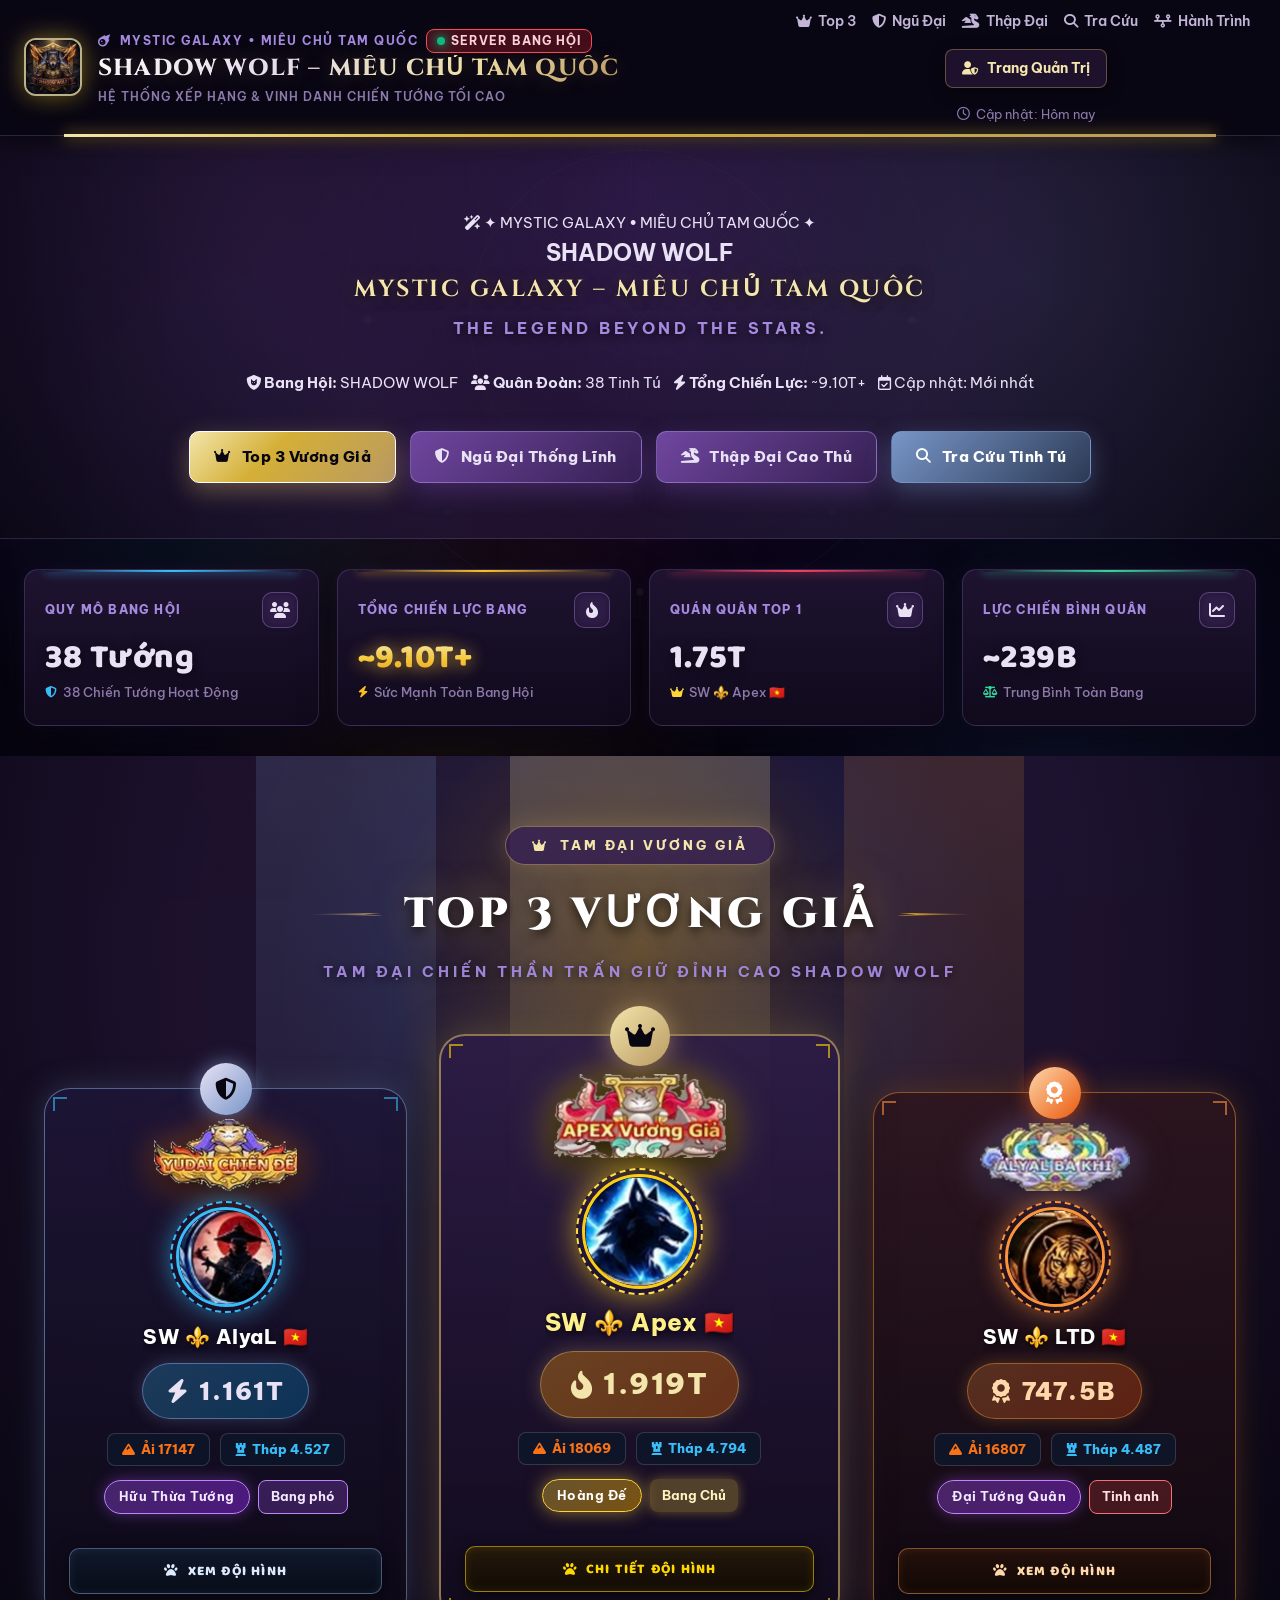
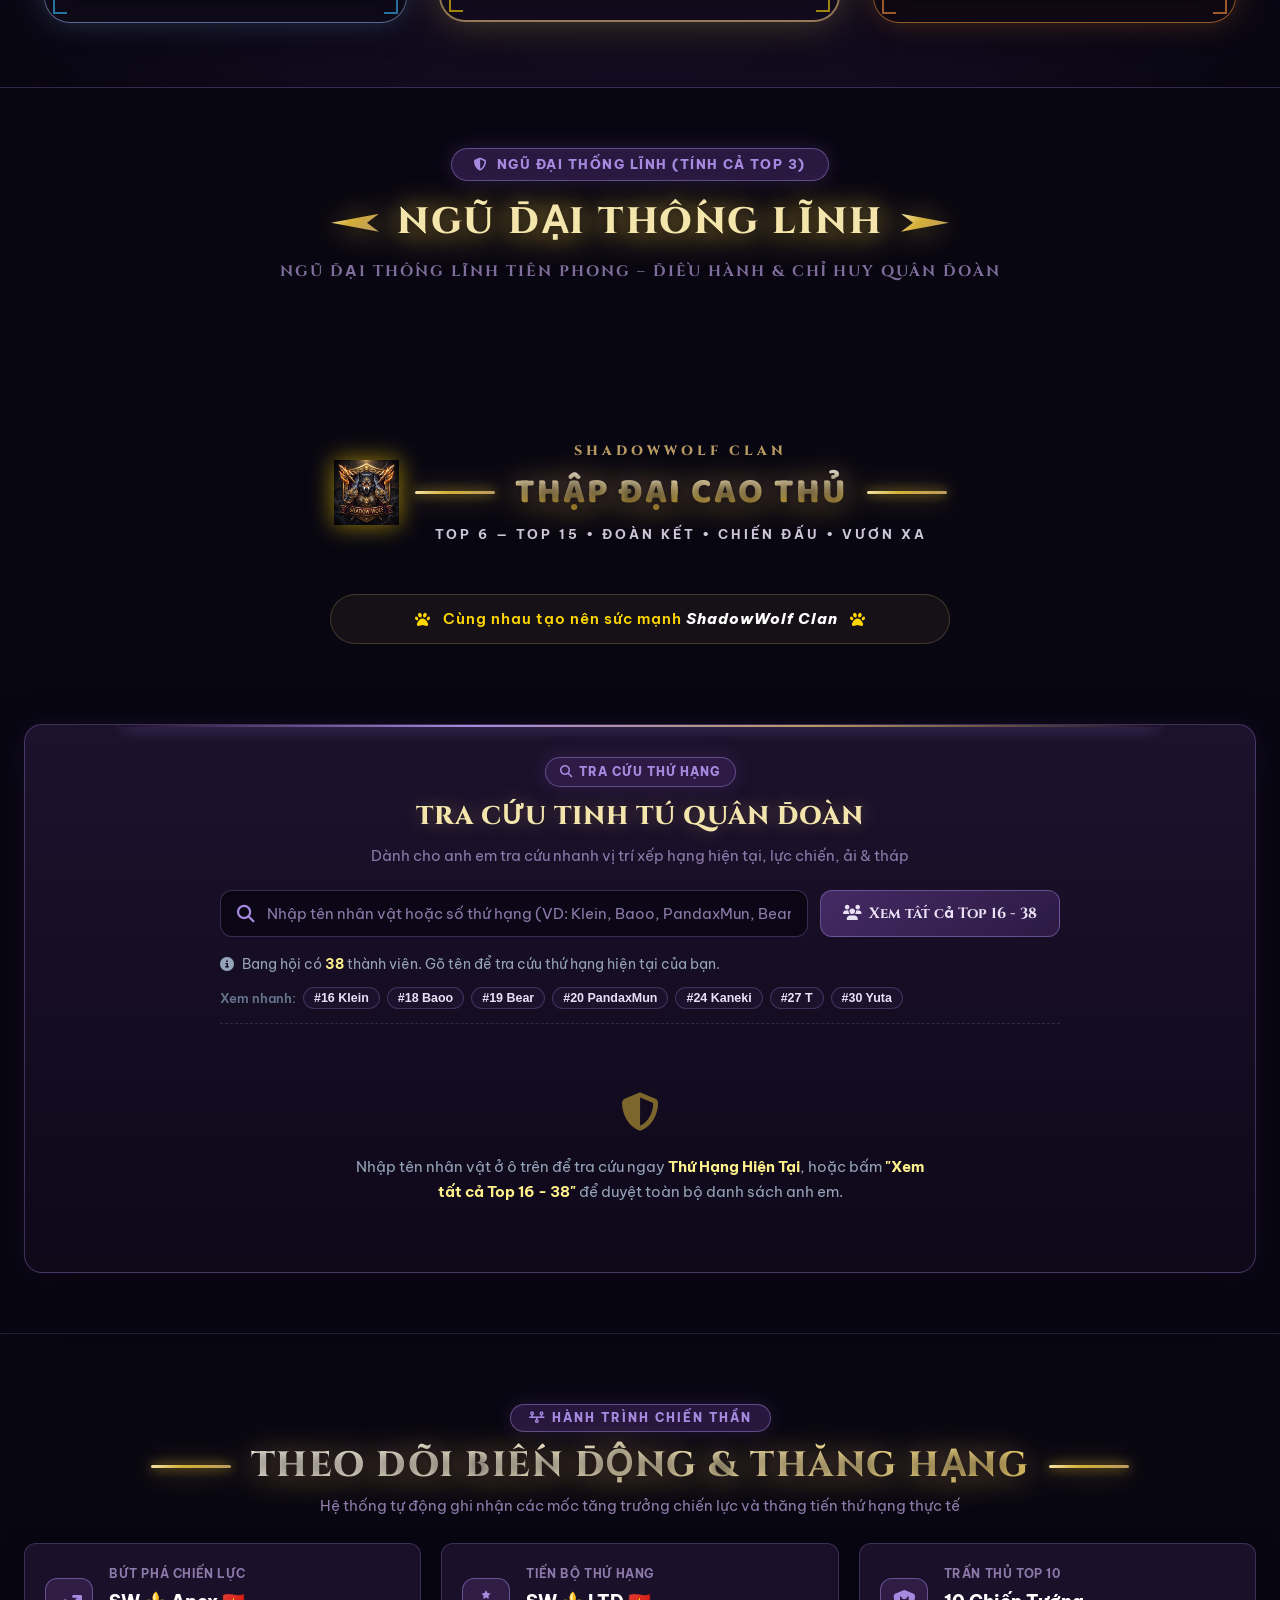
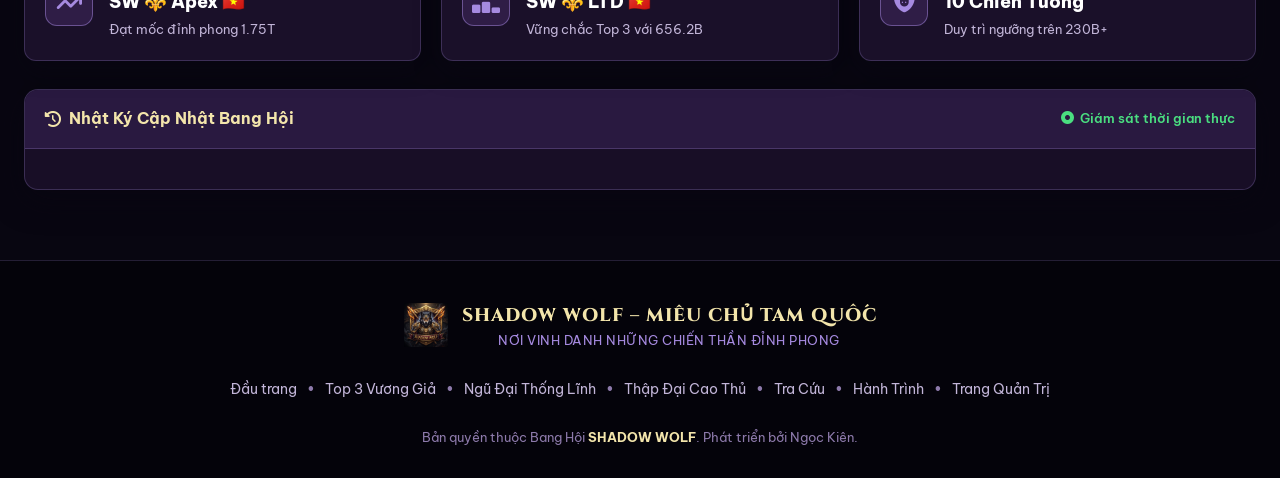
<file: index.html>
<!DOCTYPE html>
<html lang="vi">

<head>
    <meta charset="UTF-8">
    <meta name="viewport" content="width=device-width, initial-scale=1.0">
    <title>SHADOW WOLF – MYSTIC GALAXY | MIÊU CHỦ TAM QUỐC</title>

    <!-- Game Favicon -->
    <link rel="icon" type="image/png" href="images/favicon.png">
    <link rel="shortcut icon" href="favicon.ico">
    <link rel="apple-touch-icon" href="images/favicon.png">

    <!-- Google Fonts: Baloo 2, Cinzel, Be Vietnam Pro & Montserrat -->
    <link rel="preconnect" href="https://fonts.googleapis.com">
    <link rel="preconnect" href="https://fonts.gstatic.com" crossorigin>
    <link
        href="https://fonts.googleapis.com/css2?family=Baloo+2:wght@700;800&family=Be+Vietnam+Pro:ital,wght@0,300;0,400;0,500;0,600;0,700;0,800;0,900;1,400;1,600&family=Cinzel:wght@600;700;800;900&family=Montserrat:wght@700;800;900&display=swap"
        rel="stylesheet">

    <!-- Font Awesome 6 Icons -->
    <link rel="dns-prefetch" href="https://cdnjs.cloudflare.com">
    <link rel="stylesheet" href="https://cdnjs.cloudflare.com/ajax/libs/font-awesome/6.5.1/css/all.min.css">

    <!-- Custom Stylesheet -->
    <link rel="stylesheet" href="style.css">

</head>

<body>
    <!-- MYSTIC GALAXY AMBIENT COSMOS -->
    <!-- 1. Real-time Twinkling Stars, Floating Stardust & Shooting Stars Canvas -->
    <canvas id="mystic-stars-canvas" class="mystic-stars-canvas" aria-hidden="true"></canvas>

    <!-- 2. Ambient Ethereal Nebula Clouds -->
    <div class="mystic-nebula-mesh" aria-hidden="true">
        <div class="nebula-cloud cloud-abyss"></div>
        <div class="nebula-cloud cloud-mystic-purple"></div>
        <div class="nebula-cloud cloud-dark-violet"></div>
        <div class="nebula-cloud cloud-arcane-glow"></div>
        <div class="nebula-cloud cloud-moonlight"></div>
    </div>

    <!-- 3. Ancient Astrological Wheel / Celestial Astrolabe -->
    <div class="celestial-wheel-bg" aria-hidden="true">
        <svg viewBox="0 0 800 800" class="celestial-astrolabe-svg">
            <circle cx="400" cy="400" r="380" fill="none" stroke="rgba(166, 138, 224, 0.12)" stroke-width="1.5" stroke-dasharray="6,4"/>
            <circle cx="400" cy="400" r="350" fill="none" stroke="rgba(185, 154, 98, 0.22)" stroke-width="2"/>
            <circle cx="400" cy="400" r="320" fill="none" stroke="rgba(112, 70, 160, 0.2)" stroke-width="1"/>
            <circle cx="400" cy="400" r="260" fill="none" stroke="rgba(166, 138, 224, 0.16)" stroke-width="1.5" stroke-dasharray="14,7"/>
            <circle cx="400" cy="400" r="200" fill="none" stroke="rgba(185, 154, 98, 0.25)" stroke-width="2"/>
            <circle cx="400" cy="400" r="140" fill="none" stroke="rgba(120, 150, 200, 0.22)" stroke-width="1"/>
            <polygon points="400,50 420,380 750,400 420,420 400,750 380,420 50,400 380,380" fill="none" stroke="rgba(166, 138, 224, 0.18)" stroke-width="1.2"/>
            <polygon points="400,90 415,385 710,400 415,415 400,710 385,415 90,400 385,385" fill="none" stroke="rgba(185, 154, 98, 0.15)" stroke-width="1" transform="rotate(45 400 400)"/>
            <g stroke="rgba(233, 226, 245, 0.18)" stroke-width="1">
                <line x1="400" y1="20" x2="400" y2="780"/>
                <line x1="20" y1="400" x2="780" y2="400"/>
                <line x1="131" y1="131" x2="669" y2="669"/>
                <line x1="131" y1="669" x2="669" y2="131"/>
            </g>
            <circle cx="400" cy="80" r="4.5" fill="rgba(185, 154, 98, 0.7)"/>
            <circle cx="720" cy="400" r="4.5" fill="rgba(185, 154, 98, 0.7)"/>
            <circle cx="400" cy="720" r="4.5" fill="rgba(185, 154, 98, 0.7)"/>
            <circle cx="80" cy="400" r="4.5" fill="rgba(185, 154, 98, 0.7)"/>
            <circle cx="626" cy="174" r="3.5" fill="rgba(166, 138, 224, 0.6)"/>
            <circle cx="626" cy="626" r="3.5" fill="rgba(166, 138, 224, 0.6)"/>
            <circle cx="174" cy="626" r="3.5" fill="rgba(166, 138, 224, 0.6)"/>
            <circle cx="174" cy="174" r="3.5" fill="rgba(166, 138, 224, 0.6)"/>
        </svg>
    </div>

    <!-- 1. STICKY TOP NAVIGATION BAR -->
    <header class="site-header" id="site-header">
        <div class="container header-content">
            <!-- Brand & Game Logo -->
            <div class="header-brand">
                <a href="#hero-section" class="game-crest-wrapper" title="Miêu Chủ Tam Quốc – Bang Hội Shadow Wolf">
                    <img src="images/logo.png" alt="Logo Miêu Chủ Tam Quốc" class="game-logo-img">
                </a>
                <div class="title-tagline">
                    <div class="game-subheading">
                        <i class="fa-solid fa-meteor"></i>
                        <span>MYSTIC GALAXY • MIÊU CHỦ TAM QUỐC</span>
                        <span class="badge-server"><span class="live-beacon-dot"></span>SERVER BANG HỘI</span>
                    </div>
                    <h1 class="main-title">SHADOW WOLF – MIÊU CHỦ TAM QUỐC</h1>
                    <div class="main-desc">
                        <span>HỆ THỐNG XẾP HẠNG &amp; VINH DANH CHIẾN TƯỚNG TỐI CAO</span>
                    </div>
                </div>
            </div>

            <!-- Header Quick Nav & Actions -->
            <div class="header-actions-right">
                <nav class="header-nav-links">
                    <a href="#supreme-top3-section" class="nav-link"><i class="fa-solid fa-crown"></i> Top 3</a>
                    <a href="#podium-top5-section" class="nav-link"><i class="fa-solid fa-shield-halved"></i> Ngũ Đại</a>
                    <a href="#elite-top10-section" class="nav-link"><i class="fa-solid fa-dragon"></i> Thập Đại</a>
                    <a href="#member-lookup-section" class="nav-link"><i class="fa-solid fa-magnifying-glass"></i> Tra Cứu</a>
                    <a href="#history-tracker-section" class="nav-link"><i class="fa-solid fa-timeline"></i> Hành Trình</a>
                </nav>
                <a href="admin.html" class="btn btn-admin-header" title="Đăng nhập Trang Quản Trị Bang Hội">
                    <i class="fa-solid fa-user-shield"></i> Trang Quản Trị
                </a>
                <div class="header-time-info">
                    <i class="fa-regular fa-clock"></i>
                    <span id="last-updated-text">Cập nhật: Hôm nay</span>
                </div>
            </div>
        </div>
    </header>

    <!-- 2. HERO SECTION – MYSTIC GALAXY -->
    <section class="hero-section" id="hero-section">
        <div class="hero-bg-overlay"></div>
        <div class="container hero-content">
            <div class="hero-badge-pill">
                <i class="fa-solid fa-wand-magic-sparkles"></i> ✦ MYSTIC GALAXY • MIÊU CHỦ TAM QUỐC ✦
            </div>
            <h1 class="hero-main-title">
                SHADOW WOLF
            </h1>
            <h2 class="hero-sub-heading">
                MYSTIC GALAXY – MIÊU CHỦ TAM QUỐC
            </h2>
            <p class="hero-tagline">
                THE LEGEND BEYOND THE STARS.
            </p>

            <!-- Metadata info strip -->
            <div class="hero-meta-strip">
                <div class="meta-pill"><i class="fa-solid fa-shield-cat text-gold"></i> <strong>Bang Hội:</strong> SHADOW WOLF</div>
                <div class="meta-pill"><i class="fa-solid fa-users text-lavender"></i> <strong>Quân Đoàn:</strong> 38 Tinh Tú</div>
                <div class="meta-pill"><i class="fa-solid fa-bolt text-gold"></i> <strong>Tổng Chiến Lực:</strong> ~9.10T+</div>
                <div class="meta-pill"><i class="fa-regular fa-calendar-check text-moonlight"></i> <span id="hero-date-display">Cập nhật: Mới nhất</span></div>
            </div>

            <!-- Quick CTA navigation buttons -->
            <div class="hero-cta-group">
                <a href="#supreme-top3-section" class="btn btn-hero btn-hero-gold">
                    <i class="fa-solid fa-crown"></i> Top 3 Vương Giả
                </a>
                <a href="#podium-top5-section" class="btn btn-hero btn-hero-purple">
                    <i class="fa-solid fa-shield-halved"></i> Ngũ Đại Thống Lĩnh
                </a>
                <a href="#elite-top10-section" class="btn btn-hero btn-hero-purple">
                    <i class="fa-solid fa-dragon"></i> Thập Đại Cao Thủ
                </a>
                <a href="#member-lookup-section" class="btn btn-hero btn-hero-blue">
                    <i class="fa-solid fa-magnifying-glass"></i> Tra Cứu Tinh Tú
                </a>
            </div>
        </div>
    </section>

    <!-- 3. TỔNG QUAN SỨC MẠNH BANG HỘI (4 THẺ STATS VỚI HIỆU ỨNG ĐẾM SỐ COUNTUP) -->
    <section class="stats-section" id="guild-stats-overview">
        <div class="container">
            <div class="stats-grid">
                <!-- Thẻ 1: Tổng số thành viên -->
                <div class="stat-card card-members">
                    <div class="stat-card-header">
                        <span class="stat-label">QUY MÔ BANG HỘI</span>
                        <div class="stat-icon-wrapper">
                            <i class="fa-solid fa-users"></i>
                        </div>
                    </div>
                    <div class="stat-value" id="stat-total-members" data-target="38">38 Tướng</div>
                    <div class="stat-subtext">
                        <i class="fa-solid fa-shield-halved"></i> 38 Chiến Tướng Hoạt Động
                    </div>
                </div>

                <!-- Thẻ 2: Tổng chiến lực toàn bang -->
                <div class="stat-card card-total-power">
                    <div class="stat-card-header">
                        <span class="stat-label">TỔNG CHIẾN LỰC BANG</span>
                        <div class="stat-icon-wrapper">
                            <i class="fa-solid fa-fire-flame-curved"></i>
                        </div>
                    </div>
                    <div class="stat-value gold" id="stat-total-power" data-target="9.10">~9.10T+</div>
                    <div class="stat-subtext">
                        <i class="fa-solid fa-bolt"></i> Sức Mạnh Toàn Bang Hội
                    </div>
                </div>

                <!-- Thẻ 3: Chúa công đứng đầu (Quán quân Top 1) -->
                <div class="stat-card card-top-power">
                    <div class="stat-card-header">
                        <span class="stat-label">QUÁN QUÂN TOP 1</span>
                        <div class="stat-icon-wrapper">
                            <i class="fa-solid fa-crown"></i>
                        </div>
                    </div>
                    <div class="stat-value" id="stat-top-power">1.75T</div>
                    <div class="stat-subtext" id="stat-top-name">
                        <i class="fa-solid fa-crown" style="color: #ffd43b;"></i> SW ⚜️ Apex 🇻🇳
                    </div>
                </div>

                <!-- Thẻ 4: Chiến lực trung bình -->
                <div class="stat-card card-avg-power">
                    <div class="stat-card-header">
                        <span class="stat-label">LỰC CHIẾN BÌNH QUÂN</span>
                        <div class="stat-icon-wrapper">
                            <i class="fa-solid fa-chart-line"></i>
                        </div>
                    </div>
                    <div class="stat-value" id="stat-avg-power" data-target="239">~239B</div>
                    <div class="stat-subtext">
                        <i class="fa-solid fa-scale-balanced"></i> Trung Bình Toàn Bang
                    </div>
                </div>
            </div>
        </div>
    </section>

    <!-- ==========================================================================
         4. ĐIỂN TƯỚNG ĐÀI VINH DANH (HALL OF GLORY & RANKING TIERS)
         Hỗ trợ chuyển đổi mượt mà: Top 3 Vương Giả • Ngũ Đại Thống Lĩnh • Thập Đại Cao Thủ • Toàn Cảnh
         ========================================================================== -->
    <div class="hall-of-glory-wrapper" id="hall-of-glory">
        <!-- 4. TOP 3 VƯƠNG GIẢ (TAM ĐẠI VƯƠNG GIẢ) -->
        <section class="supreme-top3-section" id="supreme-top3-section">
            <!-- Radiant light pillars -->
            <div class="light-beam beam-center"></div>
            <div class="light-beam beam-left"></div>
            <div class="light-beam beam-right"></div>
            <div class="container">
                <div class="supreme-header">
                    <div class="supreme-badge-pill">
                        <i class="fa-solid fa-crown"></i> TAM ĐẠI VƯƠNG GIẢ
                    </div>
                    <h2 class="supreme-main-title">
                        <span class="heading-wing wing-left"></span>
                        TOP 3 VƯƠNG GIẢ
                        <span class="heading-wing wing-right"></span>
                    </h2>
                    <div class="supreme-sub-title">TAM ĐẠI CHIẾN THẦN TRẤN GIỮ ĐỈNH CAO SHADOW WOLF</div>
                </div>

                <!-- Bục vinh danh Top 3: Top 2 (Bạc, Trái), Top 1 (Vàng Kim, Giữa), Top 3 (Đồng, Phải) -->
                <div class="supreme-cards-container" id="supreme-cards-container">
                    <!-- TOP 2: Á QUÂN (BÊN TRÁI TOP 1) -->
                    <div class="supreme-champ-card rank-2-supreme animate-fade-in" onclick="openFormationModal(2)">
                        <span class="card-corner corner-tl"></span>
                        <span class="card-corner corner-tr"></span>
                        <span class="card-corner corner-bl"></span>
                        <span class="card-corner corner-br"></span>

                        <div class="supreme-floating-crest">
                            <i class="fa-solid fa-shield-halved"></i>
                        </div>
                        
                        <div class="supreme-title-wrap title-wrap-yudai">
                            <img src="images/title-yudai-chien-de.png" alt="Yudai Chiến Đế" class="supreme-ingame-title-img img-title-yudai" title="Danh Hiệu In-game: Yudai Chiến Đế" loading="eager" decoding="async">
                        </div>

                        <div class="supreme-avatar-container">
                            <div class="supreme-avatar-ring"></div>
                            <img src="images/avatars/avatar-2-yudai.png" alt="SW ⚜️ AlyaL 🇻🇳" class="supreme-avatar-core" loading="eager" decoding="async" fetchpriority="high">
                        </div>

                        <h3 class="supreme-member-name" title="SW ⚜️ AlyaL 🇻🇳">SW ⚜️ AlyaL 🇻🇳</h3>
                        
                        <div class="supreme-power-badge">
                            <i class="fa-solid fa-bolt"></i> 1.161T
                        </div>

                        <div class="supreme-milestones">
                            <span class="supreme-milestone-pill pill-stage"><i class="fa-solid fa-mountain"></i> Ải 17147</span>
                            <span class="supreme-milestone-pill pill-tower"><i class="fa-solid fa-chess-rook"></i> Tháp 4.527</span>
                        </div>

                        <div class="supreme-roles-row">
                            <span class="member-title-badge title-dai-tuong-quan">Hữu Thừa Tướng</span>
                            <span class="member-note-badge note-bang-pho">Bang phó</span>
                        </div>

                        <button class="supreme-action-btn" onclick="event.stopPropagation(); openFormationModal(2)">
                            <i class="fa-solid fa-paw"></i> Xem Đội Hình
                        </button>
                    </div>

                    <!-- TOP 1: QUÁN QUÂN CHÍ TÔN (CHÍNH GIỮA, NỔI BẬT NHẤT) -->
                    <div class="supreme-champ-card rank-1-supreme animate-fade-in" onclick="openFormationModal(1)">
                        <span class="card-corner corner-tl"></span>
                        <span class="card-corner corner-tr"></span>
                        <span class="card-corner corner-bl"></span>
                        <span class="card-corner corner-br"></span>

                        <div class="supreme-floating-crest">
                            <i class="fa-solid fa-crown"></i>
                        </div>

                        <div class="supreme-title-wrap title-wrap-apex">
                            <img src="images/title-apex-vuong-gia.png" alt="APEX Vương Giả" class="supreme-ingame-title-img img-title-apex" title="Danh Hiệu In-game: APEX Vương Giả" loading="eager" decoding="async">
                        </div>

                        <div class="supreme-avatar-container">
                            <div class="supreme-avatar-ring"></div>
                            <img src="images/avatars/avatar-1-apex.png" alt="SW ⚜️ Apex 🇻🇳" class="supreme-avatar-core" loading="eager" decoding="async" fetchpriority="high">
                        </div>

                        <h3 class="supreme-member-name" title="SW ⚜️ Apex 🇻🇳">SW ⚜️ Apex 🇻🇳</h3>
                        
                        <div class="supreme-power-badge">
                            <i class="fa-solid fa-fire-flame-curved"></i> 1.919T
                        </div>

                        <div class="supreme-milestones">
                            <span class="supreme-milestone-pill pill-stage"><i class="fa-solid fa-mountain"></i> Ải 18069</span>
                            <span class="supreme-milestone-pill pill-tower"><i class="fa-solid fa-chess-rook"></i> Tháp 4.794</span>
                        </div>

                        <div class="supreme-roles-row">
                            <span class="member-title-badge title-hoang-de">Hoàng Đế</span>
                            <span class="member-note-badge note-bang-chu">Bang Chủ</span>
                        </div>

                        <button class="supreme-action-btn" onclick="event.stopPropagation(); openFormationModal(1)">
                            <i class="fa-solid fa-paw"></i> Chi Tiết Đội Hình
                        </button>
                    </div>

                    <!-- TOP 3: QUÝ QUÂN (BÊN PHẢI TOP 1) -->
                    <div class="supreme-champ-card rank-3-supreme animate-fade-in" onclick="openFormationModal(3)">
                        <span class="card-corner corner-tl"></span>
                        <span class="card-corner corner-tr"></span>
                        <span class="card-corner corner-bl"></span>
                        <span class="card-corner corner-br"></span>

                        <div class="supreme-floating-crest">
                            <i class="fa-solid fa-award"></i>
                        </div>

                        <div class="supreme-title-wrap title-wrap-ayya">
                            <img src="images/title-alyal-ba-khi.png" alt="ALyaL Bá Khí" class="supreme-ingame-title-img img-title-ayya" title="Danh Hiệu In-game: ALyaL Bá Khí" loading="eager" decoding="async">
                        </div>

                        <div class="supreme-avatar-container">
                            <div class="supreme-avatar-ring"></div>
                            <img src="images/avatars/avatar-5-ltd.png" alt="SW ⚜️ LTD 🇻🇳" class="supreme-avatar-core" loading="eager" decoding="async" fetchpriority="high">
                        </div>

                        <h3 class="supreme-member-name" title="SW ⚜️ LTD 🇻🇳">SW ⚜️ LTD 🇻🇳</h3>
                        
                        <div class="supreme-power-badge">
                            <i class="fa-solid fa-award"></i> 747.5B
                        </div>

                        <div class="supreme-milestones">
                            <span class="supreme-milestone-pill pill-stage"><i class="fa-solid fa-mountain"></i> Ải 16807</span>
                            <span class="supreme-milestone-pill pill-tower"><i class="fa-solid fa-chess-rook"></i> Tháp 4.487</span>
                        </div>

                        <div class="supreme-roles-row">
                            <span class="member-title-badge title-dai-tuong-quan">Đại Tướng Quân</span>
                            <span class="member-note-badge note-tinh-anh">Tinh anh</span>
                        </div>

                        <button class="supreme-action-btn" onclick="event.stopPropagation(); openFormationModal(3)">
                            <i class="fa-solid fa-paw"></i> Xem Đội Hình
                        </button>
                    </div>
                </div>
            </div>
        </section>

        <!-- 5. NGŨ ĐẠI THỐNG LĨNH (TÍNH CẢ TOP 3) -->
        <section class="podium-section" id="podium-top5-section">
            <div class="container">
                <div class="podium-header-banner">
                    <div class="podium-badge-pill">
                        <i class="fa-solid fa-shield-halved"></i> NGŨ ĐẠI THỐNG LĨNH (TÍNH CẢ TOP 3)
                    </div>
                    <h2 class="podium-main-heading">
                        <span class="heading-wing wing-left"></span>
                        NGŨ ĐẠI THỐNG LĨNH
                        <span class="heading-wing wing-right"></span>
                    </h2>
                    <div class="podium-sub-heading">NGŨ ĐẠI THỐNG LĨNH TIÊN PHONG – ĐIỀU HÀNH &amp; CHỈ HUY QUÂN ĐOÀN</div>
                </div>

                <!-- Bục vinh danh Top 5: Top 4 (Trái ngoài), Top 2 (Trái trong), Top 1 (Giữa), Top 3 (Phải trong), Top 5 (Phải ngoài) -->
                <div class="podium-stage-wrapper">
                    <div class="podium-container top5-layout" id="top-podium-container">
                        <!-- Javascript sẽ render bục vinh danh 5 Đại Thống Lĩnh vào đây -->
                    </div>
                </div>
            </div>
        </section>

        <!-- 6. THẬP ĐẠI CAO THỦ (TOP 6 ĐẾN TOP 15) - CHUẨN CLAN POSTER -->
        <section class="elite-grid-section" id="elite-top10-section">
            <div class="container">
                <!-- Tiêu đề phân khu chuẩn Poster Bang Hội -->
                <div class="section-title-wrap poster-style-header">
                    <div class="poster-crest-line">
                        <img src="images/logo.png" alt="Shadow Wolf" class="poster-mini-logo">
                        <div class="poster-titles-col">
                            <div class="poster-clan-tag">SHADOWWOLF CLAN</div>
                            <h2 class="section-title poster-main-title">THẬP ĐẠI CAO THỦ</h2>
                            <div class="poster-motto">TOP 6 — TOP 15 • ĐOÀN KẾT • CHIẾN ĐẤU • VƯƠN XA</div>
                        </div>
                    </div>
                </div>

                <!-- Danh sách thẻ Thập Đại Cao Thủ (Top 6 - Top 15: 2 hàng x 5 thẻ cân đối) -->
                <div class="elite-row-container" id="container-row-1">
                    <div class="elite-cards-grid grid-elite-top10" id="elite-cards-row-1">
                        <!-- Javascript sẽ render đầy đủ Top 6 đến Top 15 vào đây -->
                    </div>
                </div>

                <!-- Câu khẩu hiệu biểu tượng Clan Poster -->
                <div class="poster-footer-slogan">
                    <i class="fa-solid fa-paw text-gold"></i>
                    <span>Cùng nhau tạo nên sức mạnh <em>ShadowWolf Clan</em></span>
                    <i class="fa-solid fa-paw text-gold"></i>
                </div>
            </div>
        </section>
    </div>

    <!-- 6. KHU VỰC TRA CỨU TINH TÚ QUÂN ĐOÀN (MEMBER LOOKUP SECTION) -->
    <section class="member-lookup-section" id="member-lookup-section">
        <div class="container">
            <div class="lookup-card-wrapper">
                <div class="lookup-header">
                    <span class="section-badge"><i class="fa-solid fa-magnifying-glass"></i> TRA CỨU THỨ HẠNG</span>
                    <h3 class="lookup-title">TRA CỨU TINH TÚ QUÂN ĐOÀN</h3>
                    <p class="lookup-subtitle">Dành cho anh em tra cứu nhanh vị trí xếp hạng hiện tại, lực chiến, ải &amp; tháp</p>
                </div>

                <!-- THANH TÌM KIẾM TRỰC TIẾP & NÚT XEM TẤT CẢ -->
                <div class="lookup-search-bar-row">
                    <div class="lookup-search-box">
                        <i class="fa-solid fa-magnifying-glass lookup-icon"></i>
                        <input type="text" id="member-lookup-input" class="lookup-input"
                            placeholder="Nhập tên nhân vật hoặc số thứ hạng (VD: Klein, Baoo, PandaxMun, Bear, T, 16, 25...)..."
                            autocomplete="off" spellcheck="false">
                        <button class="lookup-clear-btn" id="btn-lookup-clear" title="Xóa tìm kiếm" style="display: none;">
                            <i class="fa-solid fa-xmark"></i>
                        </button>
                    </div>
                    <button class="lookup-toggle-btn" id="btn-toggle-lower-ranks">
                        <i class="fa-solid fa-users"></i> <span id="toggle-lower-text">Xem tất cả Top 16 - 38</span>
                    </button>
                </div>

                <!-- THANH THỐNG KÊ & GỢI Ý NHANH -->
                <div class="lookup-status-row" id="lookup-status-row">
                    <div class="lookup-counter-text" id="lookup-counter-text">
                        <i class="fa-solid fa-circle-info"></i> Bang hội có <strong>38</strong> thành viên. Gõ tên để tra cứu thứ hạng hiện tại của bạn.
                    </div>
                    <div class="lookup-quick-tags" id="lookup-quick-tags">
                        <span class="quick-tag-label">Xem nhanh:</span>
                        <button class="quick-tag-chip" onclick="quickLookupMember('Klein')">#16 Klein</button>
                        <button class="quick-tag-chip" onclick="quickLookupMember('Baoo')">#18 Baoo</button>
                        <button class="quick-tag-chip" onclick="quickLookupMember('Bear')">#19 Bear</button>
                        <button class="quick-tag-chip" onclick="quickLookupMember('PandaxMun')">#20 PandaxMun</button>
                        <button class="quick-tag-chip" onclick="quickLookupMember('Kaneki')">#24 Kaneki</button>
                        <button class="quick-tag-chip" onclick="quickLookupMember('T')">#27 T</button>
                        <button class="quick-tag-chip" onclick="quickLookupMember('Yuta')">#30 Yuta</button>
                    </div>
                </div>

                <!-- KHU VỰC HIỂN THỊ KẾT QUẢ TRA CỨU -->
                <div class="lookup-results-area" id="lookup-results-area">
                    <!-- Trạng thái gợi ý ban đầu -->
                    <div class="lookup-initial-state" id="lookup-initial-state">
                        <div class="initial-icon"><i class="fa-solid fa-shield-halved"></i></div>
                        <p class="initial-text">Nhập tên nhân vật ở ô trên để tra cứu ngay <strong>Thứ Hạng Hiện Tại</strong>, hoặc bấm <strong>"Xem tất cả Top 16 - 38"</strong> để duyệt toàn bộ danh sách anh em.</p>
                    </div>

                    <!-- Thẻ Kết Quả Nổi Bật (Featured Identity Card khi tìm thấy 1 người) -->
                    <div class="lookup-featured-card-wrap" id="lookup-featured-card-wrap" style="display: none;">
                        <!-- Javascript render thẻ nhân vật nổi bật vào đây -->
                    </div>

                    <!-- Lưới thẻ thành viên khi tìm kiếm nhiều người hoặc xem Top 16-38 -->
                    <div class="elite-cards-grid grid-elite-top10 lookup-grid" id="lookup-grid-cards" style="display: none;">
                        <!-- Javascript render các thẻ thành viên vào đây -->
                    </div>

                    <!-- Trạng thái không tìm thấy kết quả -->
                    <div class="lookup-empty-state" id="lookup-empty-state" style="display: none;">
                        <div class="empty-icon"><i class="fa-solid fa-circle-exclamation"></i></div>
                        <h4 class="empty-title">Không tìm thấy thành viên phù hợp</h4>
                        <p class="empty-desc">Không có kết quả nào khớp với "<strong id="lookup-query-term"></strong>". Vui lòng kiểm tra lại chính tả hoặc bấm "Xem tất cả Top 16 - 38".</p>
                    </div>
                </div>
            </div>
        </div>
    </section>

    <!-- 7. HÀNH TRÌNH CHIẾN THẦN (HỆ THỐNG LỊCH SỬ & BIẾN ĐỘNG CHIẾN LỰC) -->
    <section class="history-tracker-section" id="history-tracker-section">
        <div class="container">
            <div class="section-title-wrap">
                <span class="section-badge"><i class="fa-solid fa-timeline"></i> HÀNH TRÌNH CHIẾN THẦN</span>
                <h2 class="section-title">THEO DÕI BIẾN ĐỘNG &amp; THĂNG HẠNG</h2>
                <p class="section-subtext">Hệ thống tự động ghi nhận các mốc tăng trưởng chiến lực và thăng tiến thứ hạng thực tế</p>
            </div>

            <!-- Thống kê nổi bật về biến động -->
            <div class="history-highlights-grid">
                <div class="history-stat-card">
                    <div class="hist-icon-box"><i class="fa-solid fa-arrow-trend-up"></i></div>
                    <div class="hist-info">
                        <div class="hist-label">BỨT PHÁ CHIẾN LỰC</div>
                        <div class="hist-val" id="hist-top-gainer-name">SW ⚜️ Apex 🇻🇳</div>
                        <div class="hist-desc" id="hist-top-gainer-desc">Đạt mốc đỉnh phong 1.75T</div>
                    </div>
                </div>

                <div class="history-stat-card">
                    <div class="hist-icon-box"><i class="fa-solid fa-ranking-star"></i></div>
                    <div class="hist-info">
                        <div class="hist-label">TIẾN BỘ THỨ HẠNG</div>
                        <div class="hist-val" id="hist-top-climber-name">SW ⚜️ LTD 🇻🇳</div>
                        <div class="hist-desc" id="hist-top-climber-desc">Vững chắc Top 3 với 656.2B</div>
                    </div>
                </div>

                <div class="history-stat-card">
                    <div class="hist-icon-box"><i class="fa-solid fa-shield-cat"></i></div>
                    <div class="hist-info">
                        <div class="hist-label">TRẤN THỦ TOP 10</div>
                        <div class="hist-val">10 Chiến Tướng</div>
                        <div class="hist-desc">Duy trì ngưỡng trên 230B+</div>
                    </div>
                </div>
            </div>

            <!-- Bảng nhật ký biến động thực tế -->
            <div class="history-log-box">
                <div class="history-log-header">
                    <h4><i class="fa-solid fa-clock-rotate-left"></i> Nhật Ký Cập Nhật Bang Hội</h4>
                    <span class="live-sync-badge"><i class="fa-solid fa-circle-dot fa-fade"></i> Giám sát thời gian thực</span>
                </div>
                <div class="history-log-body" id="history-log-body">
                    <!-- Javascript render nhật ký các lần cập nhật -->
                </div>
            </div>
        </div>
    </section>

    <!-- FOOTER CHÍNH -->
    <footer class="site-footer">
        <div class="container footer-content">
            <div class="footer-brand-wrap">
                <img src="images/logo.png" alt="Logo Shadow Wolf" class="footer-logo-img">
                <div class="footer-brand-info">
                    <div class="footer-logo-text">SHADOW WOLF – MIÊU CHỦ TAM QUỐC</div>
                    <p class="footer-tagline">NƠI VINH DANH NHỮNG CHIẾN THẦN ĐỈNH PHONG</p>
                </div>
            </div>
            <div class="footer-quick-links">
                <a href="#hero-section">Đầu trang</a>
                <span>•</span>
                <a href="#supreme-top3-section">Top 3 Vương Giả</a>
                <span>•</span>
                <a href="#podium-top5-section">Ngũ Đại Thống Lĩnh</a>
                <span>•</span>
                <a href="#elite-top10-section">Thập Đại Cao Thủ</a>
                <span>•</span>
                <a href="#member-lookup-section">Tra Cứu</a>
                <span>•</span>
                <a href="#history-tracker-section">Hành Trình</a>
                <span>•</span>
                <a href="admin.html">Trang Quản Trị</a>
            </div>
            <p class="footer-copyright">
                Bản quyền thuộc Bang Hội <strong>SHADOW WOLF</strong>. Phát triển bởi Ngọc Kiên.
            </p>
        </div>
    </footer>

    <!-- ==========================================================================
         MODAL XEM CHI TIẾT ĐỘI HÌNH & HỒ SƠ TƯỚNG LĨNH (CHARACTER SHEET GAMING)
         ========================================================================== -->
    <div class="modal-backdrop" id="modal-formation-view">
        <div class="modal-container modal-formation-wide">
            <!-- MODAL HEADER STICKY -->
            <div class="modal-header">
                <div class="modal-header-title-wrap">
                    <h3 class="modal-title">
                        <i class="fa-solid fa-shield-cat"></i> Hồ Sơ Tướng Lĩnh &amp; Trận Hình
                    </h3>
                </div>

                <!-- BỘ ĐIỀU HƯỚNG TƯỚNG NHANH (< 1 / 38 >) -->
                <div class="modal-member-nav">
                    <button type="button" class="btn-nav-arrow" id="btn-modal-prev" onclick="navigateFormation(-1)" title="Chiến tướng trước (Phím Mũi Tên Trái)">
                        <i class="fa-solid fa-chevron-left"></i>
                    </button>
                    <span class="modal-nav-counter" id="fm-nav-counter">1 / 38</span>
                    <button type="button" class="btn-nav-arrow" id="btn-modal-next" onclick="navigateFormation(1)" title="Chiến tướng sau (Phím Mũi Tên Phải)">
                        <i class="fa-solid fa-chevron-right"></i>
                    </button>
                </div>

                <!-- CÁC NÚT THAO TÁC HEADER -->
                <div class="modal-header-actions">
                    <button type="button" class="btn-modal-action-icon" onclick="toggleFormationLightbox()" title="Phóng to ảnh toàn màn hình">
                        <i class="fa-solid fa-expand"></i>
                    </button>
                    <button type="button" class="btn-modal-action-icon" onclick="downloadFormationImage()" title="Tải ảnh trận hình về máy">
                        <i class="fa-solid fa-download"></i>
                    </button>
                    <button type="button" class="modal-close-btn" onclick="closeModal('modal-formation-view')" title="Đóng (Phím Esc)">&times;</button>
                </div>
            </div>

            <!-- MODAL BODY SCROLLABLE (CUỘN MƯỢT MÀ KHÔNG BỊ KHÓA) -->
            <div class="modal-body">
                <!-- THÔNG TIN HỒ SƠ TƯỚNG LĨNH (CHARACTER SHEET HEADER) -->
                <div class="formation-member-header">
                    <div class="fm-header-left">
                        <div class="fm-avatar-box">
                            <img id="formation-member-avatar" src="images/avatars/avatar-1-apex.png" alt="Avatar" class="fm-avatar-img">
                        </div>
                        <div class="fm-info-col">
                            <div class="fm-name" id="formation-member-name">SW ⚜️ Apex 🇻🇳</div>
                            <div class="fm-tags">
                                <span class="fm-rank-pill" id="formation-member-rank">Hạng #1</span>
                                <span class="fm-stage-pill" id="formation-member-stage"><i class="fa-solid fa-mountain"></i> Ải 18069</span>
                                <span class="fm-tower-pill" id="formation-member-tower"><i class="fa-solid fa-chess-rook"></i> Tháp 4.794</span>
                                <span class="member-title-badge title-hoang-de" id="formation-member-title">Hoàng Đế</span>
                                <span class="member-note-badge note-bang-chu" id="formation-member-note">Bang Chủ</span>
                            </div>
                        </div>
                    </div>
                    <div class="fm-power-large">
                        <span class="power-label">CHIẾN LỰC HIỆN TẠI</span>
                        <div class="power-num">
                            <i class="fa-solid fa-bolt"></i>
                            <span id="formation-member-power">1.919T</span>
                        </div>
                    </div>
                </div>

                <!-- KHU VỰC HIỂN THỊ ẢNH CHỤP MÀN HÌNH GAME THỰC TẾ (FOCUSED GAME CARD) -->
                <div class="formation-screenshot-box" id="formation-screenshot-container" onclick="toggleFormationLightbox()" title="Nhấp vào để phóng to ảnh toàn màn hình">
                    <!-- Góc viền trang trí 3D Gaming -->
                    <span class="box-corner corner-tl"></span>
                    <span class="box-corner corner-tr"></span>
                    <span class="box-corner corner-bl"></span>
                    <span class="box-corner corner-br"></span>

                    <!-- LOADING OVERLAY KHI ĐANG TẢI ẢNH -->
                    <div id="formation-screenshot-loader" class="formation-loader-overlay">
                        <div class="gaming-spinner"></div>
                        <div class="gaming-loader-text">
                            <i class="fa-solid fa-bolt fa-fade"></i> Đang tải dữ liệu trận hình...
                        </div>
                    </div>

                    <img id="formation-screenshot-preview" class="screenshot-preview-img"
                        alt="Ảnh chụp màn hình đội hình" draggable="false">

                    <!-- HINT CLICK TO ZOOM -->
                    <div class="formation-zoom-hint" id="formation-zoom-hint">
                        <i class="fa-solid fa-magnifying-glass-plus"></i> Nhấn để phóng to toàn màn hình
                    </div>

                    <!-- BANNER KHI CHƯA CÓ ẢNH -->
                    <div id="formation-screenshot-placeholder" class="formation-empty-banner">
                        <i class="fa-solid fa-shield-cat empty-dh-icon"></i>
                        <div class="empty-dh-title">Chưa cập nhật ảnh đội hình</div>
                        <div class="empty-dh-desc">
                            Thành viên này hiện chưa cập nhật ảnh chụp trận hình in-game. Quản Trị Viên có thể tải lên ảnh trong Trang Quản Trị.
                        </div>
                    </div>
                </div>
            </div>

            <!-- MODAL FOOTER STICKY -->
            <div class="modal-footer">
                <button type="button" class="btn btn-modal-nav" onclick="navigateFormation(-1)">
                    <i class="fa-solid fa-chevron-left"></i> Tướng Trước
                </button>
                <div class="modal-footer-mid">
                    <button type="button" class="btn btn-outline" id="btn-share-formation" onclick="copyFormationShareLink()">
                        <i class="fa-solid fa-share-nodes"></i> Chia sẻ liên kết
                    </button>
                    <button type="button" class="btn btn-outline" onclick="downloadFormationImage()">
                        <i class="fa-solid fa-download"></i> Tải ảnh về máy
                    </button>
                </div>
                <button type="button" class="btn btn-modal-nav" onclick="navigateFormation(1)">
                    Tướng Sau <i class="fa-solid fa-chevron-right"></i>
                </button>
                <button type="button" class="btn btn-gold btn-close-modal" onclick="closeModal('modal-formation-view')">
                    <i class="fa-solid fa-xmark"></i> Đóng
                </button>
            </div>
        </div>
    </div>

    <!-- FULLSCREEN LIGHTBOX CHO ẢNH ĐỘI HÌNH -->
    <div id="formation-lightbox" class="formation-lightbox-backdrop" onclick="closeFormationLightbox()">
        <div class="lightbox-toolbar" onclick="event.stopPropagation()">
            <span class="lightbox-title" id="lightbox-title">Ảnh Trận Hình Game</span>
            <div class="lightbox-actions">
                <button type="button" class="btn-lb-action" onclick="downloadFormationImage()" title="Tải ảnh về máy">
                    <i class="fa-solid fa-download"></i> Tải Về
                </button>
                <button type="button" class="btn-lb-close" onclick="closeFormationLightbox()" title="Đóng (Phím Esc)">&times;</button>
            </div>
        </div>
        <div class="lightbox-img-wrap" onclick="event.stopPropagation()">
            <img id="lightbox-image" src="data:image/svg+xml,%3Csvg xmlns='http://www.w3.org/2000/svg'/%3E" alt="Ảnh Đội Hình Chi Tiết" class="lightbox-img">
        </div>
    </div>


    <!-- NÚT CUỘN LÊN ĐẦU TRANG PHONG CÁCH GAMING -->
    <button type="button" id="btn-back-to-top" class="btn-back-to-top" onclick="scrollToTop()" title="Cuộn lên đầu trang">
        <i class="fa-solid fa-arrow-up"></i>
    </button>

    <!-- Toast Notification Container -->
    <div id="toast-container" class="toast-container"></div>

    <!-- Scripts -->
    <script src="script.js" defer></script>
</body>

</html>
</file>
<file: style.css>
@import url('https://fonts.googleapis.com/css2?family=Baloo+2:wght@700;800&display=swap');

/* ==========================================================================
   SHADOW WOLF – MYSTIC GALAXY
   DARK FANTASY × ANCIENT COSMIC × MYSTICAL UNIVERSE
   ========================================================================== */

:root {
    /* 1. MYSTIC GALAXY CORE COLOR PALETTE */
    --color-abyss: #080611;          /* Abyss Black - Nền vũ trụ sâu thẳm */
    --color-mystic: #211432;         /* Mystic Purple - Tinh vân huyền bí */
    --color-dark-violet: #352052;    /* Dark Violet - Lớp sương không gian */
    --color-arcane: #7046A0;         /* Arcane Purple - Ánh sáng ma thuật cổ xưa */
    --color-lavender: #A68AE0;       /* Ethereal Lavender - Ánh hào quang tinh tú */
    --color-moonlight: #7896C8;      /* Moonlight Blue - Ánh trăng huyền ảo */
    --color-gold: #B99A62;           /* Ancient Gold - Hoàng kim cổ đại uy quyền */
    --color-gold-bright: #F3E5AB;    /* Starlight Gold - Ánh sáng vàng vương giả */
    --color-starlight: #E9E2F5;      /* Starlight White - Bạc tinh tú */

    /* Surface & Glassmorphism */
    --bg-main: #080611;
    --bg-darker: #05040b;
    --bg-surface: rgba(33, 20, 50, 0.75);
    --bg-surface-elevated: rgba(53, 32, 82, 0.85);
    --bg-card: rgba(28, 17, 43, 0.78);
    --bg-card-hover: rgba(43, 26, 66, 0.9);

    /* Gradients */
    --gold-gradient: linear-gradient(135deg, #F3E5AB 0%, #D4AF37 40%, #B99A62 100%);
    --gold-gradient-glow: linear-gradient(135deg, #ffffff 0%, #F3E5AB 45%, #B99A62 100%);
    --mystic-gradient: linear-gradient(135deg, #A68AE0 0%, #7046A0 50%, #352052 100%);
    --arcane-gradient: linear-gradient(135deg, #A68AE0 0%, #7046A0 100%);
    --moonlight-gradient: linear-gradient(135deg, #E9E2F5 0%, #7896C8 50%, #352052 100%);
    --bronze-gradient: linear-gradient(135deg, #fed7aa 0%, #ea580c 50%, #7c2d12 100%);

    /* Borders & Glows */
    --gold-border: rgba(185, 154, 98, 0.45);
    --gold-border-bright: rgba(243, 229, 171, 0.75);
    --arcane-border: rgba(166, 138, 224, 0.28);
    --arcane-border-bright: rgba(166, 138, 224, 0.6);
    --border-subtle: rgba(166, 138, 224, 0.15);
    --border-glow-gold: 0 0 25px rgba(185, 154, 98, 0.4);
    --border-glow-arcane: 0 0 25px rgba(112, 70, 160, 0.35);
    --card-shadow: 0 16px 45px -5px rgba(8, 6, 17, 0.85);

    /* Text Colors */
    --text-primary: #E9E2F5;
    --text-secondary: #c2b5d8;
    --text-muted: #8d7aab;
    --text-gold: #F3E5AB;

    /* Typography */
    --font-heading: 'Cinzel', 'Be Vietnam Pro', serif;
    --font-body: 'Be Vietnam Pro', -apple-system, BlinkMacSystemFont, sans-serif;
    --font-cinzel: 'Cinzel', 'Cinzel Decorative', serif;

    --radius-sm: 8px;
    --radius-md: 12px;
    --radius-lg: 18px;
    --radius-full: 9999px;
}

html {
    scroll-behavior: smooth;
    text-rendering: optimizeLegibility;
    -webkit-font-smoothing: antialiased;
    -moz-osx-font-smoothing: grayscale;
}

* {
    margin: 0;
    padding: 0;
    box-sizing: border-box;
}

body {
    background-color: var(--color-abyss);
    color: var(--text-primary);
    font-family: var(--font-body);
    font-size: 15px;
    line-height: 1.6;
    overflow-x: hidden;
    min-height: 100vh;
    position: relative;
}

/* 1. ULTRA-LIGHTWEIGHT GPU-ACCELERATED COSMOS BACKGROUND */
.mystic-nebula-mesh {
    position: fixed;
    inset: 0;
    pointer-events: none;
    overflow: hidden;
    z-index: 0;
    background: 
        radial-gradient(circle at 50% 12%, rgba(112, 70, 160, 0.22) 0%, transparent 55%),
        radial-gradient(circle at 85% 40%, rgba(53, 32, 82, 0.22) 0%, transparent 50%),
        radial-gradient(circle at 15% 75%, rgba(120, 150, 200, 0.12) 0%, transparent 50%),
        linear-gradient(180deg, #080611 0%, #120b1c 45%, #180e25 70%, #080611 100%);
    transform: translateZ(0);
}

/* 2. PURE CSS ULTRA-LIGHTWEIGHT STARFIELD (0% CPU, 120 FPS NATIVE) */
.mystic-stars-canvas {
    position: fixed;
    inset: 0;
    width: 100%;
    height: 100%;
    pointer-events: none;
    z-index: 0;
    transform: translateZ(0);
}

/* 3. ANCIENT CELESTIAL ASTROLABE WATERMARK (STATIC & HARDWARE-ACCELERATED) */
.celestial-wheel-bg {
    position: absolute;
    top: 320px;
    left: 50%;
    transform: translate3d(-50%, -50%, 0);
    width: 680px;
    height: 680px;
    pointer-events: none;
    z-index: 0;
    opacity: 0.16;
}

.celestial-astrolabe-svg {
    width: 100%;
    height: 100%;
    display: block;
}

/* Custom Cosmic Scrollbar */
::-webkit-scrollbar {
    width: 8px;
    height: 8px;
}
::-webkit-scrollbar-track {
    background: #080611;
}
::-webkit-scrollbar-thumb {
    background: linear-gradient(180deg, #7046A0 0%, #352052 100%);
    border-radius: var(--radius-full);
    border: 1px solid rgba(166, 138, 224, 0.35);
    box-shadow: inset 0 0 6px rgba(0, 0, 0, 0.5);
    transition: background 0.3s ease;
}
::-webkit-scrollbar-thumb:hover {
    background: linear-gradient(180deg, #A68AE0 0%, #7046A0 100%);
}

.container {
    max-width: 1420px;
    margin: 0 auto;
    padding: 0 24px;
}

/* ==========================================================================
   2. HEADER CHÍNH (Đã tối ưu: Chỉ có nút Trang Quản Trị ở góc trên cùng bên phải)
   ========================================================================== */
.site-header {
    position: relative;
    padding: 24px 0 20px 0;
    border-bottom: 2px solid rgba(255, 212, 59, 0.35);
    background: linear-gradient(180deg, rgba(22, 32, 54, 0.98) 0%, rgba(14, 20, 36, 0.98) 100%);
    box-shadow: 0 6px 30px rgba(0, 0, 0, 0.6);
    z-index: 50;
}

.site-header::after {
    content: '';
    position: absolute;
    bottom: -2px;
    left: 5%;
    right: 5%;
    height: 3px;
    background: var(--gold-gradient);
    box-shadow: 0 0 15px rgba(255, 212, 59, 0.8);
}

.header-content {
    display: flex;
    justify-content: space-between;
    align-items: center;
    flex-wrap: wrap;
    gap: 20px;
}

.header-brand {
    display: flex;
    align-items: center;
    gap: 20px;
}

.game-crest-wrapper {
    position: relative;
    width: 82px;
    height: 82px;
    border-radius: var(--radius-md);
    overflow: hidden;
    box-shadow: 0 0 25px rgba(255, 212, 59, 0.45), 0 6px 16px rgba(0, 0, 0, 0.6);
    border: 2px solid var(--gold-border-bright);
    flex-shrink: 0;
    transition: transform 0.3s ease, box-shadow 0.3s ease;
    background: #111827;
}

.game-crest-wrapper:hover {
    transform: scale(1.06) rotate(1deg);
    box-shadow: 0 0 35px rgba(255, 212, 59, 0.75), 0 8px 24px rgba(238, 39, 55, 0.5);
}

.game-logo-img {
    width: 100%;
    height: 100%;
    object-fit: cover;
    display: block;
}

.login-logo-wrapper {
    width: 104px;
    height: 104px;
    margin: 0 auto 16px auto;
    border-radius: var(--radius-lg);
    overflow: hidden;
    border: 2.5px solid var(--gold-border-bright);
    box-shadow: 0 0 32px rgba(255, 212, 59, 0.55), 0 8px 24px rgba(0, 0, 0, 0.8);
    background: #0f172a;
}

.login-logo-img {
    width: 100%;
    height: 100%;
    object-fit: cover;
    display: block;
}

.game-crest {
    position: relative;
    width: 82px;
    height: 82px;
    display: flex;
    align-items: center;
    justify-content: center;
    flex-shrink: 0;
}

.crest-shield {
    position: absolute;
    inset: 0;
    background: linear-gradient(145deg, #273656 0%, #131c30 100%);
    border: 2px solid var(--gold-300);
    border-radius: 50% 50% 50% 50% / 30% 30% 70% 70%;
    transform: rotate(45deg);
    box-shadow: 0 0 25px rgba(255, 212, 59, 0.45), inset 0 0 18px rgba(238, 39, 55, 0.5);
    transition: transform 0.4s ease;
}

.game-crest:hover .crest-shield {
    transform: rotate(225deg) scale(1.06);
}

.crest-icon-meow {
    position: relative;
    z-index: 2;
    font-size: 42px;
    filter: drop-shadow(0 0 12px rgba(255, 212, 59, 0.9));
    animation: gentle-bob 3s infinite ease-in-out;
}

@keyframes gentle-bob {
    0%, 100% { transform: translateY(0); }
    50% { transform: translateY(-4px); }
}

.title-tagline {
    display: flex;
    flex-direction: column;
}

.game-subheading {
    display: inline-flex;
    align-items: center;
    gap: 8px;
    font-size: 0.8rem;
    font-weight: 800;
    letter-spacing: 2.5px;
    text-transform: uppercase;
    color: #ff6b81;
    margin-bottom: 2px;
}

.game-subheading .badge-server {
    background: rgba(238, 39, 55, 0.25);
    border: 1px solid #ff4757;
    color: #ffd2d7;
    padding: 2px 10px;
    border-radius: var(--radius-sm);
    font-size: 0.72rem;
    letter-spacing: 1px;
}

.main-title {
    font-family: var(--font-heading);
    font-size: 2.35rem;
    font-weight: 900;
    letter-spacing: 1.5px;
    background: var(--gold-gradient);
    -webkit-background-clip: text;
    -webkit-text-fill-color: transparent;
    text-shadow: 0 0 30px rgba(255, 212, 59, 0.45);
    line-height: 1.2;
}

.main-desc {
    font-size: 0.92rem;
    color: var(--text-secondary);
    letter-spacing: 0.8px;
    display: flex;
    align-items: center;
    gap: 12px;
    margin-top: 4px;
    flex-wrap: wrap;
}

.guild-indicator {
    color: #fff9db;
    font-weight: 800;
    background: rgba(255, 212, 59, 0.18);
    padding: 3px 14px;
    border-radius: var(--radius-sm);
    border: 1px solid var(--gold-border);
    display: inline-flex;
    align-items: center;
    gap: 8px;
    box-shadow: 0 0 12px rgba(255, 212, 59, 0.2);
}

/* NÚT QUẢN TRỊ GÓC TRÊN BÊN PHẢI (CHÍNH XÁC THEO YÊU CẦU) */
.header-actions-right {
    display: flex;
    flex-direction: column;
    align-items: flex-end;
    gap: 10px;
}

.header-time-info {
    font-size: 0.82rem;
    color: var(--text-muted);
    display: flex;
    align-items: center;
    gap: 6px;
}

.header-time-info i {
    color: var(--gold-400);
}

.btn-sync-header {
    display: inline-flex;
    align-items: center;
    justify-content: center;
    gap: 8px;
    padding: 10px 20px;
    border-radius: var(--radius-md);
    font-family: var(--font-body);
    font-weight: 700;
    font-size: 0.92rem;
    cursor: pointer;
    background: linear-gradient(135deg, rgba(14, 165, 233, 0.3) 0%, rgba(2, 132, 199, 0.45) 100%);
    color: #e0f2fe;
    border: 1px solid rgba(56, 189, 248, 0.6);
    box-shadow: 0 4px 18px rgba(14, 165, 233, 0.3);
    transition: all 0.25s cubic-bezier(0.16, 1, 0.3, 1);
    transform: translateZ(0);
}

.btn-sync-header:hover {
    transform: translateY(-2px);
    background: linear-gradient(135deg, #0284c7 0%, #0369a1 100%);
    box-shadow: 0 6px 24px rgba(14, 165, 233, 0.6);
    color: #fff;
    border-color: #38bdf8;
}

.btn-sync-header.syncing i, .btn-gold.syncing i {
    animation: spinSync 0.9s linear infinite;
}

@keyframes spinSync {
    0% { transform: rotate(0deg); }
    100% { transform: rotate(360deg); }
}

.btn-admin-header {
    display: inline-flex;
    align-items: center;
    justify-content: center;
    gap: 9px;
    padding: 11px 22px;
    border-radius: var(--radius-md);
    font-family: var(--font-body);
    font-weight: 700;
    font-size: 0.95rem;
    cursor: pointer;
    text-decoration: none;
    transition: all 0.25s ease;
    background: linear-gradient(135deg, rgba(238, 39, 55, 0.9) 0%, rgba(179, 18, 36, 0.95) 100%);
    color: #ffffff;
    border: 1px solid rgba(255, 107, 129, 0.6);
    box-shadow: 0 4px 18px rgba(238, 39, 55, 0.45);
}

.btn-admin-header:hover {
    transform: translateY(-2px);
    background: linear-gradient(135deg, #ff4757 0%, #d6182a 100%);
    box-shadow: 0 6px 24px rgba(238, 39, 55, 0.65);
    color: #fff;
}

/* General Button Styles */
.btn {
    display: inline-flex;
    align-items: center;
    justify-content: center;
    gap: 8px;
    padding: 10px 18px;
    border-radius: var(--radius-md);
    font-family: var(--font-body);
    font-weight: 600;
    font-size: 0.9rem;
    cursor: pointer;
    transition: all 0.25s cubic-bezier(0.4, 0, 0.2, 1);
    border: 1px solid transparent;
    text-decoration: none;
    outline: none;
}

.btn-gold {
    background: var(--gold-gradient);
    color: #1a1200;
    border-color: #ffd43b;
    box-shadow: 0 4px 15px rgba(252, 196, 25, 0.45);
    font-weight: 700;
}

.btn-gold:hover {
    transform: translateY(-2px);
    box-shadow: 0 6px 22px rgba(255, 212, 59, 0.65);
    filter: brightness(1.1);
}

.btn-crimson {
    background: var(--crimson-gradient);
    color: #ffffff;
    border-color: rgba(255, 107, 129, 0.5);
    box-shadow: 0 4px 15px rgba(238, 39, 55, 0.4);
}

.btn-crimson:hover {
    transform: translateY(-2px);
    box-shadow: 0 6px 20px rgba(238, 39, 55, 0.6);
    filter: brightness(1.15);
}

.btn-outline {
    background: rgba(30, 43, 72, 0.85);
    color: var(--text-primary);
    border: 1px solid var(--border-subtle);
}

.btn-outline:hover {
    background: rgba(39, 56, 94, 0.95);
    border-color: var(--gold-border);
    color: var(--gold-200);
    transform: translateY(-2px);
}

/* ==========================================================================
   3. OVERVIEW STATS (4 Thẻ Thống Kê Gaming Gọn Đẹp Sang Trọng)
   ========================================================================== */
.stats-section {
    padding: 22px 0 16px 0;
}

.stats-grid {
    display: grid;
    grid-template-columns: repeat(4, 1fr);
    gap: 16px;
}

/* zero-lag */
    box-shadow: 0 8px 24px rgba(0, 0, 0, 0.5), inset 0 1px 0 rgba(255, 255, 255, 0.08);
    overflow: hidden;
    transition: all 0.28s cubic-bezier(0.16, 1, 0.3, 1);
}

.stat-card::before {
    content: '';
    position: absolute;
    top: -25px;
    right: -25px;
    width: 90px;
    height: 90px;
    border-radius: 50%;
    background: radial-gradient(circle, var(--card-accent, #ffd43b) 0%, transparent 70%);
    opacity: 0.12;
    pointer-events: none;
    transition: opacity 0.3s ease;
}

.stat-card::after {
    content: '';
    position: absolute;
    top: 0;
    left: 20px;
    right: 20px;
    height: 2px;
    background: linear-gradient(90deg, transparent, var(--card-accent, #ffd43b), transparent);
    box-shadow: 0 0 10px var(--card-accent, #ffd43b);
}

.stat-card:hover {
    transform: translateY(-3px);
    border-color: rgba(255, 212, 59, 0.35);
    background: linear-gradient(145deg, rgba(28, 36, 62, 0.9) 0%, rgba(16, 20, 36, 0.98) 100%);
    box-shadow: 0 12px 30px rgba(0, 0, 0, 0.65), 0 0 20px var(--card-glow, rgba(255, 212, 59, 0.18));
}

.stat-card:hover::before {
    opacity: 0.3;
}

.stat-card.card-members { 
    --card-accent: #38bdf8; 
    --card-glow: rgba(56, 189, 248, 0.25);
}
.stat-card.card-total-power { 
    --card-accent: #fbbf24; 
    --card-glow: rgba(251, 191, 36, 0.25);
}
.stat-card.card-top-power { 
    --card-accent: #f43f5e; 
    --card-glow: rgba(244, 63, 94, 0.25);
}
.stat-card.card-avg-power { 
    --card-accent: #34d399; 
    --card-glow: rgba(52, 211, 153, 0.25);
}
.stat-card.card-formation { 
    --card-accent: #c084fc; 
    --card-glow: rgba(192, 132, 252, 0.25);
}

.stat-card-header {
    display: flex;
    align-items: center;
    justify-content: space-between;
    gap: 10px;
    width: 100%;
}

.stat-label {
    font-size: 0.72rem;
    font-weight: 700;
    text-transform: uppercase;
    letter-spacing: 0.9px;
    color: #94a3b8;
    white-space: nowrap;
}

.stat-icon-wrapper {
    width: 36px;
    height: 36px;
    border-radius: 9px;
    background: rgba(255, 255, 255, 0.06);
    border: 1px solid rgba(255, 255, 255, 0.12);
    display: flex;
    align-items: center;
    justify-content: center;
    font-size: 16px;
    flex-shrink: 0;
    color: var(--card-accent, #ffd43b);
    box-shadow: inset 0 0 10px rgba(0, 0, 0, 0.3);
    transition: all 0.3s ease;
}

.stat-card:hover .stat-icon-wrapper {
    transform: scale(1.1) rotate(4deg);
    background: rgba(255, 255, 255, 0.1);
    box-shadow: 0 0 14px var(--card-accent, #ffd43b);
}

.stat-info {
    display: flex;
    flex-direction: column;
    width: 100%;
}

.stat-value {
    font-family: var(--font-heading);
    font-size: 1.85rem;
    font-weight: 800;
    color: #ffffff;
    line-height: 1.15;
    letter-spacing: 0.5px;
    margin: 5px 0 2px 0;
    display: block;
    text-shadow: 0 2px 10px rgba(0, 0, 0, 0.5);
    white-space: nowrap;
}

.stat-value.gold {
    background: linear-gradient(180deg, #fff7c2 0%, #ffd43b 50%, #f59e0b 100%);
    -webkit-background-clip: text;
    -webkit-text-fill-color: transparent;
    filter: drop-shadow(0 2px 8px rgba(251, 191, 36, 0.4));
}

.stat-subtext {
    font-size: 0.77rem;
    font-weight: 500;
    color: #cbd5e1;
    margin-top: 2px;
    white-space: nowrap;
    overflow: hidden;
    text-overflow: ellipsis;
    display: flex;
    align-items: center;
    gap: 6px;
    width: 100%;
}

.stat-subtext i {
    color: var(--card-accent, var(--gold-400));
    font-size: 0.72rem;
}

/* ==========================================================================
   4. PODIUM - TAM ĐẠI THỐNG SOÁI (TOP 3)
   ========================================================================== */
.podium-section {
    padding: 10px 0 35px 0;
}

.section-title-wrap {
    text-align: center;
    margin-bottom: 25px;
    position: relative;
}

.section-badge {
    display: inline-block;
    padding: 3px 18px;
    background: rgba(255, 212, 59, 0.18);
    border: 1px solid var(--gold-border);
    color: #fff3bf;
    border-radius: var(--radius-full);
    font-size: 0.78rem;
    font-weight: 800;
    letter-spacing: 2px;
    text-transform: uppercase;
    margin-bottom: 6px;
    box-shadow: 0 0 12px rgba(255, 212, 59, 0.25);
}

.section-title {
    font-family: var(--font-heading);
    font-size: 2.1rem;
    font-weight: 900;
    letter-spacing: 1.5px;
    text-transform: uppercase;
    display: flex;
    align-items: center;
    justify-content: center;
    gap: 20px;
    background: linear-gradient(135deg, #ffffff 0%, #fff7cc 45%, #ffd43b 100%);
    -webkit-background-clip: text;
    -webkit-text-fill-color: transparent;
    filter: drop-shadow(0 2px 14px rgba(255, 212, 59, 0.4));
}

.section-title::before, .section-title::after {
    content: '';
    width: 80px;
    height: 3px;
    background: var(--gold-gradient);
    border-radius: var(--radius-full);
    box-shadow: 0 0 12px rgba(255, 212, 59, 0.8);
}

/* ==========================================================================
   3. PODIUM SECTION (TOP 5 VINH DANH • NGŨ ĐẠI CHIẾN TƯỚNG)
   Bố cục chuẩn thi đấu Tam Quốc: Top 4 | Top 2 | Top 1 | Top 3 | Top 5
   ========================================================================== */
.podium-section {
    position: relative;
    padding: 20px 0 35px 0;
}

/* Header Banner Bảng Vàng Danh Vọng chuẩn theo ảnh mẫu */
.podium-header-banner {
    display: flex;
    flex-direction: column;
    align-items: center;
    justify-content: center;
    text-align: center;
    margin-bottom: 25px;
    position: relative;
}

.podium-badge-pill {
    display: inline-flex;
    align-items: center;
    gap: 8px;
    padding: 5px 20px;
    border-radius: var(--radius-full);
    background: linear-gradient(135deg, rgba(255, 212, 59, 0.15) 0%, rgba(245, 158, 11, 0.25) 100%);
    border: 1px solid rgba(255, 212, 59, 0.45);
    color: #fde047;
    font-size: 0.8rem;
    font-weight: 800;
    letter-spacing: 1.5px;
    text-transform: uppercase;
    box-shadow: 0 0 16px rgba(255, 212, 59, 0.3);
    margin-bottom: 10px;
}

.podium-main-heading {
    font-family: var(--font-heading);
    font-size: 2.5rem;
    font-weight: 900;
    letter-spacing: 2.5px;
    text-transform: uppercase;
    display: flex;
    align-items: center;
    justify-content: center;
    gap: 18px;
    margin: 0;
    background: linear-gradient(180deg, #ffffff 0%, #fffbeb 40%, #fde047 70%, #d97706 100%);
    -webkit-background-clip: text;
    -webkit-text-fill-color: transparent;
    filter: drop-shadow(0 2px 14px rgba(255, 212, 59, 0.5));
}

.heading-wing {
    width: 48px;
    height: 18px;
    display: inline-block;
    background: var(--gold-gradient);
    box-shadow: 0 0 14px rgba(255, 212, 59, 0.7);
}

.heading-wing.wing-left {
    clip-path: polygon(100% 0%, 0% 50%, 100% 100%, 75% 50%);
}

.heading-wing.wing-right {
    clip-path: polygon(0% 0%, 100% 50%, 0% 100%, 25% 50%);
}

.podium-sub-heading {
    font-family: var(--font-heading);
    font-size: 0.95rem;
    font-weight: 700;
    letter-spacing: 3px;
    color: var(--gold-300);
    text-transform: uppercase;
    margin-top: 6px;
    opacity: 0.9;
}

.podium-watermark-crest {
    display: inline-flex;
    align-items: center;
    gap: 6px;
    font-size: 0.75rem;
    font-weight: 800;
    color: rgba(255, 255, 255, 0.35);
    letter-spacing: 2px;
    text-transform: uppercase;
    margin-top: 4px;
}

/* Khung bọc sân khấu & bệ bậc tam cấp */
.podium-stage-wrapper {
    position: relative;
    max-width: 1260px;
    margin: 0 auto;
    padding-bottom: 26px;
}

/* Lưới 5 trụ Top 5 */
.podium-container.top5-layout {
    display: flex;
    justify-content: center;
    align-items: flex-end;
    gap: 14px;
    width: 100%;
    position: relative;
    z-index: 3;
}

/* THẺ TRỤ BỤC (PODIUM CARD) */
.podium-card {
    flex: 1;
    background: #111a2e;
    border-radius: var(--radius-lg);
    padding: 20px 14px 20px 14px;
    text-align: center;
    position: relative;
    cursor: pointer;
    overflow: hidden;
    transform: translateZ(0);
    transition: transform 0.3s cubic-bezier(0.16, 1, 0.3, 1), box-shadow 0.3s ease;
}

.podium-card > * {
    position: relative;
    z-index: 2;
}

/* Inner plate để che nền cho vệt sáng chạy quanh viền 2px */
.podium-card::after {
    content: '';
    position: absolute;
    inset: 2px;
    border-radius: calc(var(--radius-lg) - 2px);
    z-index: 1;
    pointer-events: none;
}

/* --- THỨ TỰ & KÍCH THƯỚC 5 TRỤ: 4 - 2 - 1 - 3 - 5 --- */

/* 1. TOP 4: BẠCH NGÂN (Order 1, Cánh Trái Ngoài Cùng) */
.podium-card.rank-4 {
    order: 1;
    max-width: 232px;
    min-height: 440px;
    border: 1.5px solid rgba(166, 138, 224, 0.45);
    box-shadow: 0 10px 30px rgba(0, 0, 0, 0.75), 0 0 18px rgba(166, 138, 224, 0.25);
    background: linear-gradient(180deg, #1b122c 0%, #0d0717 100%);
}
.podium-card.rank-4:hover {
    transform: translateY(-8px);
    box-shadow: 0 16px 42px rgba(0, 0, 0, 0.85), 0 0 28px rgba(166, 138, 224, 0.45);
}

/* 2. TOP 2: HẮC KIM (Order 2, Bên Trái Top 1) */
.podium-card.rank-2 {
    order: 2;
    max-width: 242px;
    min-height: 475px;
    border: 1.5px solid rgba(56, 189, 248, 0.55);
    box-shadow: 0 12px 36px rgba(0, 0, 0, 0.82), 0 0 25px rgba(56, 189, 248, 0.35);
    background: linear-gradient(180deg, #181c32 0%, #0a0d18 100%);
}
.podium-card.rank-2:hover {
    transform: translateY(-8px);
    box-shadow: 0 18px 50px rgba(0, 0, 0, 0.88), 0 0 35px rgba(56, 189, 248, 0.55);
}

/* 3. TOP 1: BẠCH KIM (Order 3, Chính Giữa, Cao Nhất & Nổi Bật Nhất) */
.podium-card.rank-1 {
    order: 3;
    max-width: 256px;
    min-height: 520px;
    z-index: 5;
    padding-top: 26px;
    padding-bottom: 24px;
    transform: scale(1.03);
    border: 2px solid rgba(185, 154, 98, 0.75);
    box-shadow: 0 18px 55px rgba(0, 0, 0, 0.9), 0 0 35px rgba(185, 154, 98, 0.4);
    background: linear-gradient(180deg, #2a1b3d 0%, #0d0818 100%);
}
.podium-card.rank-1:hover {
    transform: scale(1.05) translateY(-8px);
    box-shadow: 0 24px 65px rgba(0, 0, 0, 0.95), 0 0 50px rgba(243, 229, 171, 0.6);
}

/* 4. TOP 3: HOÀNG KIM (Order 4, Bên Phải Top 1) */
.podium-card.rank-3 {
    order: 4;
    max-width: 242px;
    min-height: 475px;
    border: 1.5px solid rgba(249, 115, 22, 0.55);
    box-shadow: 0 12px 36px rgba(0, 0, 0, 0.82), 0 0 25px rgba(249, 115, 22, 0.35);
    background: linear-gradient(180deg, #2b1716 0%, #100606 100%);
}
.podium-card.rank-3:hover {
    transform: translateY(-8px);
    box-shadow: 0 18px 50px rgba(0, 0, 0, 0.88), 0 0 35px rgba(249, 115, 22, 0.55);
}

/* 5. TOP 5: XÍCH ĐỒNG (Order 5, Cánh Phải Ngoài Cùng) */
.podium-card.rank-5 {
    order: 5;
    max-width: 232px;
    min-height: 440px;
    border: 1.5px solid rgba(202, 138, 4, 0.45);
    box-shadow: 0 10px 30px rgba(0, 0, 0, 0.75), 0 0 18px rgba(202, 138, 4, 0.25);
    background: linear-gradient(180deg, #261b10 0%, #0d0904 100%);
}
.podium-card.rank-5:hover {
    transform: translateY(-8px);
    box-shadow: 0 16px 42px rgba(0, 0, 0, 0.85), 0 0 28px rgba(202, 138, 4, 0.45);
}

/* BỆ BẬC TAM CẤP HOÀNG KIM (STAGE PEDESTAL BASE) */
.podium-stage-pedestal-base {
    position: absolute;
    bottom: 0;
    left: 5%;
    right: 5%;
    display: flex;
    flex-direction: column;
    align-items: center;
    pointer-events: none;
    z-index: 1;
}

.pedestal-layer {
    width: 100%;
    border-radius: var(--radius-full);
}

.pedestal-layer.layer-top {
    height: 6px;
    background: linear-gradient(90deg, transparent 0%, #b45309 15%, #ffd700 50%, #b45309 85%, transparent 100%);
    box-shadow: 0 0 15px rgba(255, 215, 0, 0.8);
    opacity: 0.9;
}

.pedestal-layer.layer-mid {
    height: 10px;
    width: 104%;
    background: linear-gradient(90deg, transparent 0%, #78350f 15%, #d97706 50%, #78350f 85%, transparent 100%);
    opacity: 0.7;
    margin-top: 2px;
}

.pedestal-layer.layer-bottom {
    height: 14px;
    width: 108%;
    background: linear-gradient(90deg, transparent 0%, #451a03 20%, #92400e 50%, #451a03 80%, transparent 100%);
    opacity: 0.5;
    margin-top: 2px;
}

/* TRỤ TRONG (PILLAR) */
.podium-pillar {
    display: flex;
    flex-direction: column;
    align-items: center;
    width: 100%;
    position: relative;
    z-index: 2;
}

/* AVATAR & WRAPPER CHO CẢ 5 HẠNG */
.podium-avatar-wrapper {
    position: relative;
    width: 86px;
    height: 86px;
    margin: 4px auto 10px auto;
    flex-shrink: 0;
}

.podium-card.rank-1 .podium-avatar-wrapper {
    width: 110px;
    height: 110px;
    margin: 8px auto 12px auto;
}

.podium-avatar {
    width: 100%;
    height: 100%;
    border-radius: 50%;
    display: flex;
    align-items: center;
    justify-content: center;
    font-size: 44px;
    background: #1a233a;
    border: 3px solid #475569;
    overflow: hidden;
    position: relative;
}

/* 1. Bạch Kim (Top 1): Shimmering Diamond Cyan-White */
.wolf-podium-platinum {
    border: 3.5px solid #38bdf8 !important;
    background: radial-gradient(circle at 50% 35%, #1e3a5f 0%, #08111d 100%) !important;
    box-shadow: 0 0 35px rgba(56, 189, 248, 0.75), inset 0 0 18px rgba(224, 242, 254, 0.5) !important;
}
.wolf-img-platinum {
    filter: brightness(1.1) drop-shadow(0 0 12px rgba(56, 189, 248, 0.7)) drop-shadow(0 0 24px rgba(224, 242, 254, 0.5)) !important;
}

/* 2. Hắc Kim (Top 2): Obsidian Dark Gold */
.wolf-podium-darkgold {
    border: 3.5px solid #ca8a04 !important;
    background: radial-gradient(circle at 50% 35%, #2a2016 0%, #0e0a05 100%) !important;
    box-shadow: 0 0 30px rgba(202, 138, 4, 0.7), inset 0 0 16px rgba(254, 240, 138, 0.4) !important;
}
.wolf-img-darkgold {
    filter: brightness(1.1) drop-shadow(0 0 10px rgba(234, 179, 8, 0.7)) drop-shadow(0 0 20px rgba(113, 63, 18, 0.5)) !important;
}

/* 3. Hoàng Kim (Top 3): Imperial Gold */
.wolf-podium-gold {
    border: 3.5px solid #ffd700 !important;
    background: radial-gradient(circle at 50% 35%, #4d3305 0%, #1c1201 100%) !important;
    box-shadow: 0 0 30px rgba(255, 215, 0, 0.7), inset 0 0 16px rgba(255, 215, 0, 0.45) !important;
}
.wolf-img-gold {
    filter: brightness(1.12) drop-shadow(0 0 10px rgba(255, 215, 0, 0.7)) drop-shadow(0 0 22px rgba(245, 158, 11, 0.5)) !important;
}

/* 4. Bạch Ngân (Top 4): Pure Silver / Metallic Steel */
.wolf-podium-silver {
    border: 3.5px solid #cbd5e1 !important;
    background: radial-gradient(circle at 50% 35%, #1e293b 0%, #090f1d 100%) !important;
    box-shadow: 0 0 25px rgba(203, 213, 225, 0.6), inset 0 0 14px rgba(248, 250, 252, 0.35) !important;
}
.wolf-img-silver {
    filter: brightness(1.1) drop-shadow(0 0 10px rgba(148, 163, 184, 0.6)) drop-shadow(0 0 20px rgba(226, 232, 240, 0.4)) !important;
}

/* 5. Xích Đồng (Top 5): Molten Copper Bronze */
.wolf-podium-bronze {
    border: 3.5px solid #f97316 !important;
    background: radial-gradient(circle at 50% 35%, #431b07 0%, #1a0802 100%) !important;
    box-shadow: 0 0 25px rgba(249, 115, 22, 0.65), inset 0 0 14px rgba(254, 215, 170, 0.4) !important;
}
.wolf-img-bronze {
    filter: brightness(1.1) drop-shadow(0 0 10px rgba(249, 115, 22, 0.7)) drop-shadow(0 0 20px rgba(220, 38, 38, 0.5)) !important;
}

/* AURA BURST PULSE */
.wolf-aura-burst {
    position: absolute;
    inset: -6px;
    border-radius: 50%;
    pointer-events: none;
    z-index: 0;
    opacity: 0.6;
    animation: wolfPulse 3s ease-in-out infinite;
}

@keyframes wolfPulse {
    0%, 100% { transform: scale(1); opacity: 0.45; }
    50% { transform: scale(1.08); opacity: 0.8; }
}

.aura-platinum { background: radial-gradient(circle, rgba(56, 189, 248, 0.45) 0%, transparent 72%); }
.aura-darkgold { background: radial-gradient(circle, rgba(202, 138, 4, 0.45) 0%, transparent 72%); }
.aura-gold { background: radial-gradient(circle, rgba(255, 215, 0, 0.45) 0%, transparent 72%); }
.aura-silver { background: radial-gradient(circle, rgba(203, 213, 225, 0.4) 0%, transparent 72%); }
.aura-bronze { background: radial-gradient(circle, rgba(249, 115, 22, 0.4) 0%, transparent 72%); }

.podium-avatar-img {
    width: 100%;
    height: 100%;
    object-fit: cover;
    object-position: center center;
    border-radius: 50%;
    display: block;
    transition: transform 0.3s cubic-bezier(0.16, 1, 0.3, 1);
}

.podium-card:hover .podium-avatar-img {
    transform: scale(1.12);
}

/* HUY HIỆU CROWN / BIỂU TƯỢNG GÓC AVATAR */
.podium-crown-badge {
    position: absolute;
    top: -12px;
    right: -6px;
    width: 32px;
    height: 32px;
    border-radius: 50%;
    display: flex;
    align-items: center;
    justify-content: center;
    font-size: 15px;
    z-index: 2;
    box-shadow: 0 3px 10px rgba(0, 0, 0, 0.6);
}

.podium-card.rank-1 .podium-crown-badge {
    top: -20px;
    right: 50%;
    transform: translateX(50%);
    width: 44px;
    height: 44px;
    font-size: 24px;
}

.podium-crown-badge.platinum {
    background: linear-gradient(135deg, #ffffff 0%, #38bdf8 50%, #0284c7 100%);
    color: #082f49;
    border: 2px solid #e0f2fe;
    animation: crown-pulse 2s infinite ease-in-out;
}

@keyframes crown-pulse {
    0%, 100% { transform: translateX(50%) scale(1); }
    50% { transform: translateX(50%) scale(1.14); }
}

.podium-crown-badge.darkgold {
    background: linear-gradient(135deg, #fef08a 0%, #ca8a04 50%, #713f12 100%);
    color: #1c1917;
    border: 2px solid #fef08a;
}
.podium-crown-badge.gold {
    background: var(--gold-gradient);
    color: #3b2302;
    border: 2px solid #fff;
}
.podium-crown-badge.silver {
    background: var(--silver-gradient);
    color: #121624;
    border: 2px solid #fff;
}
.podium-crown-badge.bronze {
    background: var(--bronze-gradient);
    color: #fff;
    border: 2px solid #ffedd5;
}

/* ==========================================================================
   RANK TAGS (TOP 1, TOP 2, TOP 3, TOP 4, TOP 5)
   ========================================================================== */
.podium-rank-tag {
    position: static !important;
    display: inline-flex;
    align-items: center;
    justify-content: center;
    gap: 6px;
    padding: 3px 14px;
    border-radius: var(--radius-full);
    font-size: 0.72rem;
    font-weight: 800;
    letter-spacing: 1px;
    white-space: nowrap;
    text-transform: uppercase;
    box-shadow: 0 3px 12px rgba(0, 0, 0, 0.4);
    margin: 4px 0 6px 0;
}

.tag-platinum {
    background: linear-gradient(135deg, #ffffff 0%, #e0f2fe 40%, #38bdf8 100%);
    color: #034460;
    border: 1px solid #e0f2fe;
    box-shadow: 0 3px 15px rgba(56, 189, 248, 0.5);
}
.tag-darkgold {
    background: linear-gradient(135deg, #fef08a 0%, #ca8a04 60%, #854d0e 100%);
    color: #1c1917;
    border: 1px solid #fef08a;
    box-shadow: 0 3px 15px rgba(202, 138, 4, 0.45);
}
.tag-gold {
    background: var(--gold-gradient);
    color: #2b1800;
    border: 1px solid rgba(255, 255, 255, 0.75);
    box-shadow: 0 3px 15px rgba(255, 212, 59, 0.5);
}
.tag-silver {
    background: var(--silver-gradient);
    color: #0b1329;
    border: 1px solid rgba(255, 255, 255, 0.75);
    box-shadow: 0 3px 15px rgba(203, 213, 225, 0.4);
}
.tag-bronze {
    background: var(--bronze-gradient);
    color: #fff;
    border: 1px solid rgba(255, 237, 213, 0.6);
    box-shadow: 0 3px 15px rgba(249, 115, 22, 0.45);
}

/* ==========================================================================
   BỐ CỤC DANH HIỆU INGAME (INGAME TITLE PLAQUES)
   ========================================================================== */
.ingame-title-plaque {
    position: relative;
    display: flex;
    justify-content: center;
    align-items: center;
    margin: 4px 0 10px 0;
    user-select: none;
    z-index: 3;
    width: 100%;
}

.ingame-badge-svg {
    display: block;
    width: 100%;
    max-width: 168px;
    height: auto;
    filter: drop-shadow(0 4px 12px rgba(0, 0, 0, 0.75));
    transition: transform 0.25s ease, filter 0.25s ease;
}

.podium-card:hover .ingame-badge-svg {
    transform: translateY(-2px) scale(1.02);
}

.podium-card.rank-1 .ingame-badge-svg {
    max-width: 178px;
}

/* ==========================================================================
   ẢI & THÁP (THAY THẾ TOÀN BỘ SERVER)
   ========================================================================== */
.podium-stage-tower {
    display: flex;
    align-items: center;
    justify-content: center;
    gap: 6px;
    margin-bottom: 8px;
    width: 100%;
    flex-wrap: wrap;
}

.stage-tag, .tower-tag {
    display: inline-flex;
    align-items: center;
    gap: 4px;
    font-size: 0.72rem;
    font-weight: 700;
    padding: 2px 8px;
    border-radius: var(--radius-full);
    white-space: nowrap;
}

.stage-tag {
    background: rgba(234, 88, 12, 0.16);
    color: #fb923c;
    border: 1px solid rgba(251, 146, 60, 0.35);
}
.stage-tag i { color: #f97316; }

.tower-tag {
    background: rgba(56, 189, 248, 0.16);
    color: #7dd3fc;
    border: 1px solid rgba(56, 189, 248, 0.35);
}
.tower-tag i { color: #38bdf8; }

/* Thông tin tên & lực chiến trong trụ */
.podium-info {
    display: flex;
    flex-direction: column;
    align-items: center;
    width: 100%;
}

.podium-name {
    font-family: var(--font-heading);
    font-size: 0.95rem;
    font-weight: 700;
    color: #ffffff;
    margin-bottom: 4px;
    white-space: nowrap;
    overflow: hidden;
    text-overflow: ellipsis;
    width: 100%;
}

.podium-name.main-champion {
    font-size: 1.15rem;
    color: #fff;
    text-shadow: 0 0 15px rgba(56, 189, 248, 0.6);
}

.podium-power {
    font-family: var(--font-heading);
    font-size: 1.1rem;
    font-weight: 800;
    color: var(--gold-300);
    margin-bottom: 8px;
}

.podium-power.platinum-power {
    font-size: 1.45rem;
    background: linear-gradient(135deg, #ffffff 0%, #e0f2fe 40%, #38bdf8 100%);
    -webkit-background-clip: text;
    -webkit-text-fill-color: transparent;
    filter: drop-shadow(0 2px 10px rgba(56, 189, 248, 0.6));
}

.podium-badges {
    display: flex;
    justify-content: center;
    gap: 4px;
    flex-wrap: wrap;
    margin-bottom: 10px;
    min-height: 24px;
}

.podium-badges .member-title-badge,
.podium-badges .member-note-badge {
    font-size: 0.68rem;
    padding: 2px 7px;
}

.podium-view-btn {
    width: 100%;
    padding: 7px 10px;
    border-radius: var(--radius-md);
    background: rgba(255, 255, 255, 0.08);
    border: 1px solid rgba(255, 255, 255, 0.16);
    color: var(--text-secondary);
    font-size: 0.78rem;
    font-weight: 700;
    cursor: pointer;
    transition: all 0.25s cubic-bezier(0.16, 1, 0.3, 1);
    display: inline-flex;
    align-items: center;
    justify-content: center;
    gap: 6px;
    margin-top: auto;
}

.podium-view-btn:hover {
    background: rgba(255, 212, 59, 0.22);
    border-color: var(--gold-border);
    color: #fff;
    transform: translateY(-2px);
    box-shadow: 0 4px 15px rgba(255, 212, 59, 0.3);
}

.podium-view-btn.platinum-btn {
    background: linear-gradient(135deg, rgba(56, 189, 248, 0.25) 0%, rgba(224, 242, 254, 0.35) 100%);
    border-color: rgba(56, 189, 248, 0.7);
    color: #ffffff;
}

.podium-view-btn.platinum-btn:hover {
    background: linear-gradient(135deg, #38bdf8 0%, #e0f2fe 100%);
    color: #032b3d;
    box-shadow: 0 4px 22px rgba(56, 189, 248, 0.6);
    transform: translateY(-2px) scale(1.02);
}

/* ==========================================================================
   THẬP ĐẠI TINH ANH (LƯỚI THẺ TÊN TOP 6 - TOP 15)
   ========================================================================== */
.elite-grid-section {
    padding: 10px 0 45px 0;
}

.grid-elite-top10, .grid-elite-top8 {
    display: grid;
    grid-template-columns: repeat(5, 1fr);
    gap: 14px;
    width: 100%;
}

.elite-member-card {
    background: linear-gradient(180deg, rgba(22, 31, 52, 0.95) 0%, rgba(11, 16, 28, 0.98) 100%);
    border: 1.5px solid rgba(255, 255, 255, 0.1);
    border-radius: 14px;
    padding: 14px 12px;
    display: flex;
    flex-direction: column;
    align-items: center;
    text-align: center;
    cursor: pointer;
    position: relative;
    overflow: hidden;
    box-shadow: 0 10px 28px rgba(0, 0, 0, 0.55);
    transition: all 0.3s cubic-bezier(0.16, 1, 0.3, 1);
}

.elite-member-card::before {
    content: '';
    position: absolute;
    inset: 0;
    background: radial-gradient(circle at 50% 0%, rgba(56, 189, 248, 0.12) 0%, transparent 70%);
    pointer-events: none;
    opacity: 0.6;
    transition: opacity 0.3s ease;
}

.elite-member-card:hover {
    transform: translateY(-6px);
    border-color: rgba(255, 212, 59, 0.5);
    box-shadow: 0 16px 36px rgba(0, 0, 0, 0.75), 0 0 25px rgba(255, 212, 59, 0.22);
}

.elite-member-card:hover::before {
    opacity: 1;
}

/* Góc kim loại công nghệ (Tech Corner Brackets) */
.card-corner {
    position: absolute;
    width: 8px;
    height: 8px;
    border-color: rgba(255, 212, 59, 0.45);
    pointer-events: none;
    transition: all 0.3s ease;
}
.corner-tl { top: 4px; left: 4px; border-top: 2px solid; border-left: 2px solid; }
.corner-tr { top: 4px; right: 4px; border-top: 2px solid; border-right: 2px solid; }
.corner-bl { bottom: 4px; left: 4px; border-bottom: 2px solid; border-left: 2px solid; }
.corner-br { bottom: 4px; right: 4px; border-bottom: 2px solid; border-right: 2px solid; }

.elite-member-card:hover .card-corner {
    border-color: #ffd43b;
    width: 12px;
    height: 12px;
}

/* Thanh đầu thẻ: Khiên hạng và Ải/Tháp */
.elite-card-topbar {
    display: flex;
    align-items: center;
    justify-content: space-between;
    width: 100%;
    margin-bottom: 8px;
    position: relative;
    z-index: 1;
}

/* Khiên huy hiệu thứ hạng (Ornate Rank Shield) */
.elite-rank-shield {
    display: inline-flex;
    align-items: center;
    gap: 4px;
    padding: 3px 8px;
    border-radius: 6px;
    font-size: 0.75rem;
    font-weight: 900;
    letter-spacing: 0.5px;
    box-shadow: 0 2px 8px rgba(0, 0, 0, 0.5);
}
.rank-shield-crown {
    background: linear-gradient(135deg, rgba(234, 179, 8, 0.45) 0%, rgba(180, 83, 9, 0.6) 100%);
    border: 1px solid #fde047;
    color: #ffffff;
    text-shadow: 0 0 10px rgba(253, 224, 71, 0.9);
    box-shadow: 0 0 12px rgba(234, 179, 8, 0.5);
}
.rank-shield-ruby {
    background: linear-gradient(135deg, rgba(225, 29, 72, 0.35) 0%, rgba(159, 18, 57, 0.5) 100%);
    border: 1px solid #f43f5e;
    color: #ffe4e6;
    text-shadow: 0 0 8px rgba(244, 63, 94, 0.8);
}
.rank-shield-tiger {
    background: linear-gradient(135deg, rgba(234, 88, 12, 0.35) 0%, rgba(154, 52, 18, 0.5) 100%);
    border: 1px solid #f97316;
    color: #ffedd5;
    text-shadow: 0 0 8px rgba(249, 115, 22, 0.8);
}
.rank-shield-diamond {
    background: linear-gradient(135deg, rgba(56, 189, 248, 0.3) 0%, rgba(3, 105, 161, 0.4) 100%);
    border: 1px solid #38bdf8;
    color: #e0f2fe;
    text-shadow: 0 0 8px rgba(56, 189, 248, 0.8);
}
.rank-shield-gold {
    background: linear-gradient(135deg, rgba(234, 179, 8, 0.3) 0%, rgba(161, 98, 7, 0.4) 100%);
    border: 1px solid #facc15;
    color: #fef08a;
    text-shadow: 0 0 8px rgba(250, 204, 21, 0.8);
}
.rank-shield-silver {
    background: linear-gradient(135deg, rgba(203, 213, 225, 0.25) 0%, rgba(100, 116, 139, 0.35) 100%);
    border: 1px solid #cbd5e1;
    color: #f8fafc;
    text-shadow: 0 0 8px rgba(203, 213, 225, 0.7);
}
.rank-shield-bronze {
    background: linear-gradient(135deg, rgba(249, 115, 22, 0.3) 0%, rgba(154, 52, 18, 0.45) 100%);
    border: 1px solid #fb923c;
    color: #ffedd5;
    text-shadow: 0 0 8px rgba(249, 115, 22, 0.8);
}
.rank-shield-steel {
    background: linear-gradient(135deg, rgba(71, 85, 105, 0.35) 0%, rgba(30, 41, 59, 0.5) 100%);
    border: 1px solid #94a3b8;
    color: #e2e8f0;
    text-shadow: 0 0 6px rgba(148, 163, 184, 0.6);
}

/* Cặp viên ngọc Ải & Tháp */
.elite-milestones-plate {
    display: flex;
    flex-direction: column;
    align-items: flex-end;
    gap: 2px;
}
.milestone-pill {
    display: inline-flex;
    align-items: center;
    gap: 4px;
    font-size: 0.65rem;
    font-weight: 700;
    padding: 1.5px 6px;
    border-radius: 4px;
    white-space: nowrap;
}
.pill-stage {
    background: rgba(234, 88, 12, 0.18);
    color: #fdba74;
    border: 1px solid rgba(251, 146, 60, 0.3);
}
.pill-stage i { color: #f97316; }
.pill-tower {
    background: rgba(56, 189, 248, 0.18);
    color: #7dd3fc;
    border: 1px solid rgba(56, 189, 248, 0.3);
}
.pill-tower i { color: #38bdf8; }

/* Avatar trung tâm */
.elite-avatar-container {
    position: relative;
    width: 68px;
    height: 68px;
    margin: 4px auto 8px auto;
}
.elite-avatar-ring {
    width: 100%;
    height: 100%;
    border-radius: 50%;
    padding: 2.5px;
    background: linear-gradient(135deg, rgba(255, 212, 59, 0.6) 0%, rgba(56, 189, 248, 0.6) 100%);
    box-shadow: 0 0 14px rgba(0, 0, 0, 0.6);
    transition: transform 0.3s ease, box-shadow 0.3s ease;
}
.elite-avatar-img {
    width: 100%;
    height: 100%;
    border-radius: 50%;
    object-fit: cover;
    background: #0a0f1d;
    display: block;
}
.elite-member-card:hover .elite-avatar-ring {
    transform: scale(1.08);
    box-shadow: 0 0 20px rgba(56, 189, 248, 0.6);
}

/* Tên thành viên */
.elite-name-text {
    font-family: var(--font-heading);
    font-size: 0.88rem;
    font-weight: 800;
    color: #ffffff;
    margin-bottom: 4px;
    white-space: nowrap;
    overflow: hidden;
    text-overflow: ellipsis;
    width: 100%;
    position: relative;
    z-index: 1;
}

/* Hộp Lực chiến */
.elite-power-card-box {
    display: flex;
    align-items: center;
    justify-content: center;
    gap: 5px;
    background: rgba(0, 0, 0, 0.35);
    border: 1px solid rgba(255, 212, 59, 0.25);
    border-radius: 20px;
    padding: 3px 12px;
    margin-bottom: 8px;
    width: 90%;
    position: relative;
    z-index: 1;
}
.power-bolt-icon {
    color: #ffd43b;
    font-size: 0.8rem;
    filter: drop-shadow(0 0 5px #ffd43b);
}
.power-number-text {
    font-family: 'Cinzel', serif;
    font-size: 0.98rem;
    font-weight: 900;
    color: #fef08a;
    letter-spacing: 0.5px;
}

/* Huy hiệu Danh hiệu & Ghi chú */
.elite-tags-row {
    display: flex;
    justify-content: center;
    gap: 4px;
    flex-wrap: wrap;
    margin-bottom: 10px;
    min-height: 22px;
    position: relative;
    z-index: 1;
}
.tag-badge {
    font-size: 0.65rem;
    font-weight: 700;
    padding: 2px 7px;
    border-radius: 4px;
    white-space: nowrap;
}
.tag-title {
    background: rgba(168, 85, 247, 0.2);
    color: #d8b4fe;
    border: 1px solid rgba(168, 85, 247, 0.4);
}
.tag-note {
    background: rgba(34, 197, 94, 0.18);
    color: #86efac;
    border: 1px solid rgba(34, 197, 94, 0.35);
}

/* Nút Xem Đội Hình Gaming */
.elite-action-btn {
    width: 100%;
    padding: 7px 10px;
    border-radius: 8px;
    background: linear-gradient(135deg, rgba(56, 189, 248, 0.15) 0%, rgba(255, 255, 255, 0.05) 100%);
    border: 1px solid rgba(56, 189, 248, 0.3);
    color: #e0f2fe;
    font-size: 0.74rem;
    font-weight: 700;
    cursor: pointer;
    display: inline-flex;
    align-items: center;
    justify-content: center;
    gap: 6px;
    position: relative;
    overflow: hidden;
    transition: all 0.25s ease;
    margin-top: auto;
    z-index: 1;
}
.elite-action-btn:hover {
    background: linear-gradient(135deg, #38bdf8 0%, #0284c7 100%);
    color: #04152d;
    border-color: #38bdf8;
    box-shadow: 0 4px 14px rgba(56, 189, 248, 0.45);
}
}

/* Modal Stage & Tower Pills */
.fm-stage-pill, .fm-tower-pill {
    display: inline-flex;
    align-items: center;
    gap: 5px;
    padding: 3px 10px;
    border-radius: var(--radius-full);
    font-size: 0.78rem;
    font-weight: 700;
}
.fm-stage-pill {
    background: rgba(234, 88, 12, 0.2);
    border: 1px solid rgba(251, 146, 60, 0.4);
    color: #fb923c;
}
.fm-tower-pill {
    background: rgba(56, 189, 248, 0.2);
    border: 1px solid rgba(56, 189, 248, 0.4);
    color: #7dd3fc;
}

/* Responsive Podium & Grid */
@media (max-width: 1100px) {
    .podium-container.top5-layout {
        flex-wrap: wrap;
        gap: 12px;
    }
    .podium-card.rank-1 {
        order: 1;
        width: 100%;
        max-width: 320px;
        transform: none;
    }
    .podium-card.rank-2 { order: 2; max-width: 240px; }
    .podium-card.rank-3 { order: 3; max-width: 240px; }
    .podium-card.rank-4 { order: 4; max-width: 240px; }
    .podium-card.rank-5 { order: 5; max-width: 240px; }
    .grid-elite-top10, .grid-elite-top8 {
        grid-template-columns: repeat(3, 1fr);
    }
}

@media (max-width: 800px) {
    .grid-elite-top10, .grid-elite-top8 {
        grid-template-columns: repeat(2, 1fr);
    }
}

@media (max-width: 600px) {
    .podium-main-heading {
        font-size: 1.8rem;
    }
    .heading-wing {
        width: 28px;
        height: 12px;
    }
    .podium-container.top5-layout {
        flex-direction: column;
        align-items: center;
    }
    .podium-card {
        width: 100%;
        max-width: 320px !important;
        min-height: auto !important;
    }
    .grid-elite-top10, .grid-elite-top8 {
        grid-template-columns: 1fr;
    }
}

/* ==========================================================================
   5. CONTROLS (SEARCH & FILTERS)
   ========================================================================== */
.controls-section {
    padding: 15px 0 20px 0;
}

/* zero-lag */
    box-shadow: var(--card-shadow);
}

.controls-top-row {
    display: flex;
    gap: 14px;
    align-items: center;
    flex-wrap: wrap;
    margin-bottom: 16px;
}

.search-box {
    flex: 1.5;
    min-width: 280px;
    position: relative;
    display: flex;
    align-items: center;
}

.search-icon {
    position: absolute;
    left: 16px;
    color: var(--text-muted);
    font-size: 16px;
    pointer-events: none;
}

.search-input {
    width: 100%;
    padding: 12px 42px 12px 45px;
    background: rgba(18, 26, 44, 0.95);
    border: 1px solid rgba(255, 255, 255, 0.15);
    border-radius: var(--radius-md);
    color: #ffffff;
    font-family: var(--font-body);
    font-size: 0.95rem;
    transition: all 0.25s ease;
    outline: none;
}

.search-input:focus {
    border-color: var(--gold-300);
    box-shadow: 0 0 16px rgba(255, 212, 59, 0.35);
    background: rgba(24, 34, 58, 1);
}

.clear-search-btn {
    position: absolute;
    right: 12px;
    background: none;
    border: none;
    color: var(--text-muted);
    font-size: 16px;
    cursor: pointer;
    padding: 4px;
}

.clear-search-btn:hover {
    color: #ffffff;
}

.filter-dropdown-group {
    display: flex;
    gap: 10px;
    flex-wrap: wrap;
    flex: 2;
}

.filter-select {
    flex: 1;
    min-width: 140px;
    padding: 11px 14px;
    background: rgba(18, 26, 44, 0.95);
    border: 1px solid rgba(255, 255, 255, 0.15);
    border-radius: var(--radius-md);
    color: #ffffff;
    font-family: var(--font-body);
    font-size: 0.9rem;
    outline: none;
    cursor: pointer;
    transition: all 0.2s ease;
}

.filter-select:focus, .filter-select:hover {
    border-color: var(--gold-border);
}

.filter-select option {
    background: #182238;
    color: #ffffff;
    padding: 8px;
}

.controls-bottom-row {
    display: flex;
    justify-content: space-between;
    align-items: center;
    flex-wrap: wrap;
    gap: 15px;
    padding-top: 14px;
    border-top: 1px solid rgba(255, 255, 255, 0.08);
}

.sort-buttons-wrap {
    display: flex;
    align-items: center;
    gap: 8px;
    flex-wrap: wrap;
}

.sort-label {
    font-size: 0.85rem;
    color: var(--text-secondary);
    font-weight: 700;
    margin-right: 4px;
}

.sort-btn {
    padding: 7px 15px;
    border-radius: var(--radius-sm);
    background: rgba(255, 255, 255, 0.05);
    border: 1px solid rgba(255, 255, 255, 0.12);
    color: var(--text-secondary);
    font-size: 0.85rem;
    font-weight: 600;
    cursor: pointer;
    transition: all 0.2s ease;
    display: inline-flex;
    align-items: center;
    gap: 6px;
}

.sort-btn:hover {
    border-color: var(--gold-border);
    color: #fff;
    background: rgba(255, 212, 59, 0.15);
}

.sort-btn.active {
    background: rgba(255, 212, 59, 0.22);
    border-color: var(--gold-300);
    color: #fff3bf;
    box-shadow: 0 0 12px rgba(255, 212, 59, 0.35);
}

.controls-meta-wrap {
    display: flex;
    align-items: center;
    gap: 15px;
}

.filter-counter {
    font-size: 0.88rem;
    color: var(--text-secondary);
}

.filter-counter strong {
    color: var(--gold-300);
}

.btn-reset-filters {
    background: none;
    border: none;
    color: #ff6b81;
    font-size: 0.85rem;
    font-weight: 700;
    cursor: pointer;
    display: inline-flex;
    align-items: center;
    gap: 5px;
    transition: color 0.2s ease;
}

.btn-reset-filters:hover {
    color: #ff4757;
    text-decoration: underline;
}

/* ==========================================================================
   6. MAIN RANKINGS TABLE (Đẹp Sáng Rõ)
   ========================================================================== */
.table-section {
    padding: 10px 0 30px 0;
}

/* zero-lag */
}

.table-responsive {
    width: 100%;
    overflow-x: auto;
}

.rankings-table {
    width: 100%;
    border-collapse: separate;
    border-spacing: 0;
    text-align: left;
}

.rankings-table thead th {
    background: linear-gradient(180deg, #1e2a44 0%, #151d30 100%);
    color: var(--gold-300);
    font-family: var(--font-heading);
    font-size: 0.88rem;
    font-weight: 800;
    letter-spacing: 1.5px;
    text-transform: uppercase;
    padding: 18px 20px;
    border-bottom: 2px solid var(--gold-border);
    white-space: nowrap;
}

.rankings-table thead th.th-center {
    text-align: center;
}

.member-row {
    background: rgba(22, 32, 54, 0.6);
    border-bottom: 1px solid rgba(255, 255, 255, 0.06);
    cursor: pointer;
    position: relative;
    animation: rowCascadeIn 0.32s cubic-bezier(0.16, 1, 0.3, 1) both;
    animation-delay: calc(var(--row-idx, 0) * 26ms);
    transition: transform 0.22s cubic-bezier(0.16, 1, 0.3, 1), background-color 0.2s ease, box-shadow 0.2s ease;
    will-change: transform;
}

@keyframes rowCascadeIn {
    0% {
        opacity: 0;
        transform: translateY(12px);
    }
    100% {
        opacity: 1;
        transform: translateY(0);
    }
}

.member-row:nth-child(even) {
    background: rgba(18, 26, 44, 0.75);
}

.member-row:hover {
    background: rgba(38, 54, 88, 0.92);
    box-shadow: 0 6px 20px rgba(0, 0, 0, 0.45), inset 3px 0 0 var(--gold-primary, #ffd43b);
    transform: translateY(-2px);
    z-index: 2;
}

.member-row:active {
    transform: translateY(0);
}

.member-row td {
    padding: 14px 20px;
    vertical-align: middle;
    border-bottom: 1px solid rgba(255, 255, 255, 0.06);
}

.member-row.row-top-1 {
    background: linear-gradient(90deg, rgba(255, 212, 59, 0.22) 0%, rgba(28, 40, 68, 0.9) 100%);
    border-left: 5px solid var(--gold-300);
}
.member-row.row-top-1:hover {
    background: linear-gradient(90deg, rgba(255, 212, 59, 0.32) 0%, rgba(36, 52, 88, 0.95) 100%);
}

.member-row.row-top-2 {
    background: linear-gradient(90deg, rgba(226, 232, 240, 0.16) 0%, rgba(26, 36, 62, 0.8) 100%);
    border-left: 5px solid #e2e8f0;
}

.member-row.row-top-3 {
    background: linear-gradient(90deg, rgba(249, 115, 22, 0.16) 0%, rgba(26, 36, 62, 0.8) 100%);
    border-left: 5px solid #f97316;
}

/* STT Badge */
.col-stt {
    width: 90px;
    text-align: center;
}

.stt-cell-content {
    display: flex;
    justify-content: center;
    align-items: center;
}

.rank-badge {
    width: 36px;
    height: 36px;
    border-radius: var(--radius-md);
    display: flex;
    align-items: center;
    justify-content: center;
    font-weight: 800;
    font-size: 0.98rem;
    font-family: var(--font-heading);
}

.rank-badge.rank-gold {
    background: var(--gold-gradient);
    color: #2b1800;
    box-shadow: 0 0 18px rgba(255, 212, 59, 0.7);
    gap: 4px;
    width: 52px;
    height: 35px;
    border-radius: var(--radius-full);
}

.rank-badge.rank-silver {
    background: var(--silver-gradient);
    color: #121624;
    box-shadow: 0 0 14px rgba(226, 232, 240, 0.5);
    gap: 4px;
    width: 50px;
    height: 35px;
    border-radius: var(--radius-full);
}

.rank-badge.rank-bronze {
    background: var(--bronze-gradient);
    color: #fff;
    box-shadow: 0 0 14px rgba(249, 115, 22, 0.5);
    gap: 4px;
    width: 50px;
    height: 35px;
    border-radius: var(--radius-full);
}

.rank-badge.rank-normal {
    background: rgba(255, 255, 255, 0.08);
    border: 1px solid rgba(255, 255, 255, 0.12);
    color: #ffffff;
}

/* Member Name & Formation Tag */
.col-name {
    min-width: 290px;
}

.member-identity {
    display: flex;
    align-items: center;
    gap: 14px;
}

.member-avatar {
    width: 44px;
    height: 44px;
    border-radius: var(--radius-md);
    background: rgba(255, 255, 255, 0.08);
    border: 1px solid rgba(255, 255, 255, 0.18);
    display: flex;
    align-items: center;
    justify-content: center;
    font-size: 24px;
    flex-shrink: 0;
    position: relative;
    transition: all 0.25s cubic-bezier(0.16, 1, 0.3, 1);
}

/* AVATAR CẤP BẬC SÓI TRONG BẢNG XẾP HẠNG */
.member-avatar.avatar-rank-1 {
    background: radial-gradient(circle, #452b04 0%, #1a1000 100%);
    border: 2px solid #ffd43b;
    box-shadow: 0 0 16px rgba(255, 212, 59, 0.65), inset 0 0 8px rgba(255, 212, 59, 0.4);
}

.member-avatar.avatar-rank-2 {
    background: radial-gradient(circle, #1a2538 0%, #0d1527 100%);
    border: 2px solid #94a3b8;
    box-shadow: 0 0 14px rgba(56, 189, 248, 0.55), inset 0 0 8px rgba(203, 213, 225, 0.3);
}

.member-avatar.avatar-rank-3 {
    background: radial-gradient(circle, #381a0b 0%, #1c0c05 100%);
    border: 2px solid #f97316;
    box-shadow: 0 0 14px rgba(249, 115, 22, 0.6), inset 0 0 8px rgba(234, 88, 12, 0.4);
}

.wolf-icon-gold {
    filter: drop-shadow(0 0 8px #ffd700) drop-shadow(0 0 14px #ff9800) brightness(1.25) saturate(1.4);
}

.wolf-icon-silver {
    filter: drop-shadow(0 0 8px #38bdf8) drop-shadow(0 0 12px #e2e8f0) brightness(1.3) contrast(1.15) hue-rotate(185deg);
}

.wolf-icon-bronze {
    filter: drop-shadow(0 0 8px #f97316) drop-shadow(0 0 12px #ef4444) brightness(1.2) sepia(0.8) hue-rotate(-25deg);
}

.rank-mini-crown {
    position: absolute;
    top: -8px;
    right: -5px;
    font-size: 11px;
    line-height: 1;
    z-index: 2;
}

.rank-mini-crown.gold {
    color: #ffd700;
    filter: drop-shadow(0 0 6px rgba(255, 215, 0, 0.95));
    animation: miniCrownFloat 2.5s ease-in-out infinite;
}

.rank-mini-crown.silver {
    color: #38bdf8;
    filter: drop-shadow(0 0 6px rgba(56, 189, 248, 0.95));
}

.rank-mini-crown.bronze {
    color: #fb923c;
    filter: drop-shadow(0 0 6px rgba(249, 115, 22, 0.95));
}

@keyframes miniCrownFloat {
    0%, 100% { transform: translateY(0); }
    50% { transform: translateY(-2.5px); }
}

.wolf-avatar-icon {
    font-size: 1.4rem;
    line-height: 1;
    filter: drop-shadow(0 2px 4px rgba(0, 0, 0, 0.6));
    display: inline-block;
    transition: transform 0.25s cubic-bezier(0.34, 1.56, 0.64, 1);
}

.member-row:hover .wolf-avatar-icon {
    transform: scale(1.25);
}

.member-name-block {
    display: flex;
    flex-direction: column;
    gap: 3px;
}

.member-name-text {
    font-weight: 800;
    font-size: 1.05rem;
    color: #ffffff;
    letter-spacing: 0.3px;
}

.member-sub-info-row {
    display: flex;
    align-items: center;
    gap: 8px;
    flex-wrap: wrap;
}

.formation-status-tag {
    display: inline-flex;
    align-items: center;
    gap: 6px;
    font-size: 0.76rem;
    font-weight: 700;
    padding: 3px 9px;
    border-radius: var(--radius-sm);
    cursor: pointer;
    transition: all 0.2s ease;
}

.formation-status-tag.tag-ready {
    background: rgba(16, 185, 129, 0.2);
    border: 1px solid rgba(16, 185, 129, 0.5);
    color: #a7f3d0;
}

.formation-status-tag.tag-ready:hover {
    background: rgba(16, 185, 129, 0.35);
    border-color: #10b981;
    color: #fff;
    box-shadow: 0 0 12px rgba(16, 185, 129, 0.4);
}

.formation-status-tag.tag-missing {
    background: rgba(239, 68, 68, 0.2);
    border: 1px solid rgba(239, 68, 68, 0.5);
    color: #fca5a5;
}

.formation-status-tag.tag-missing:hover {
    background: rgba(239, 68, 68, 0.35);
    border-color: #ef4444;
    color: #fff;
}

.thumb-mini {
    width: 20px;
    height: 20px;
    border-radius: 4px;
    overflow: hidden;
    display: inline-block;
    border: 1px solid rgba(255, 255, 255, 0.4);
    vertical-align: middle;
}

.thumb-mini img {
    width: 100%;
    height: 100%;
    object-fit: cover;
}

.highlight-text {
    background: rgba(255, 212, 59, 0.5);
    color: #000;
    font-weight: 800;
    padding: 0 3px;
    border-radius: 3px;
}

/* Power Cell */
.col-power {
    min-width: 190px;
}

.power-cell-wrapper {
    display: flex;
    flex-direction: column;
    gap: 6px;
}

.power-value-tag {
    display: inline-flex;
    align-items: center;
    gap: 6px;
    font-family: var(--font-heading);
    font-size: 1.1rem;
    font-weight: 700;
    color: #fef08a;
}

.power-value-tag i {
    color: #facc15;
    font-size: 0.95rem;
}

.power-bar-container {
    width: 135px;
    height: 6px;
    background: rgba(255, 255, 255, 0.1);
    border-radius: var(--radius-full);
    overflow: hidden;
}

.power-bar-fill {
    height: 100%;
    background: linear-gradient(90deg, #f59e0b 0%, #ffd43b 60%, #fff7a1 100%);
    border-radius: var(--radius-full);
    box-shadow: 0 0 8px rgba(255, 212, 59, 0.45);
    position: relative;
    overflow: hidden;
    transition: width 0.5s cubic-bezier(0.16, 1, 0.3, 1);
}

.member-row:hover .power-bar-fill {
    box-shadow: 0 0 14px rgba(255, 212, 59, 0.85);
    filter: brightness(1.18);
}

/* ==========================================================================
   7. TITLE BADGES (Sáng & Tương Phản Tốt)
   ========================================================================== */
.col-title {
    min-width: 180px;
}

.member-title-badge {
    display: inline-flex;
    align-items: center;
    gap: 6px;
    padding: 5px 14px;
    border-radius: var(--radius-full);
    font-size: 0.84rem;
    font-weight: 700;
    letter-spacing: 0.5px;
    white-space: nowrap;
    border: 1px solid transparent;
}

.title-hoang-de,
.title-than-vuong {
    background: linear-gradient(135deg, rgba(255, 212, 59, 0.35) 0%, rgba(202, 138, 4, 0.55) 100%);
    border-color: #ffd43b;
    color: #ffffff;
    box-shadow: 0 0 18px rgba(255, 212, 59, 0.5);
    animation: glow-pulse 2.5s infinite alternate;
}

@keyframes glow-pulse {
    0% { box-shadow: 0 0 10px rgba(255, 212, 59, 0.35); }
    100% { box-shadow: 0 0 24px rgba(255, 212, 59, 0.75); }
}

.title-dai-tuong-quan {
    background: linear-gradient(135deg, rgba(168, 85, 247, 0.35) 0%, rgba(126, 34, 206, 0.55) 100%);
    border-color: #c084fc;
    color: #f3e8ff;
    box-shadow: 0 0 15px rgba(168, 85, 247, 0.4);
}

.title-thai-su {
    background: linear-gradient(135deg, rgba(225, 29, 72, 0.4) 0%, rgba(159, 18, 57, 0.65) 100%);
    border-color: #fb7185;
    color: #fff1f2;
    box-shadow: 0 0 16px rgba(244, 63, 94, 0.45);
}

.title-phieu-ky-tq {
    background: linear-gradient(135deg, rgba(249, 115, 22, 0.35) 0%, rgba(194, 65, 12, 0.55) 100%);
    border-color: #fb923c;
    color: #fff7ed;
    box-shadow: 0 0 15px rgba(249, 115, 22, 0.4);
}

.title-thai-pho {
    background: linear-gradient(135deg, rgba(239, 68, 68, 0.35) 0%, rgba(185, 28, 28, 0.55) 100%);
    border-color: #f87171;
    color: #fef2f2;
    box-shadow: 0 0 14px rgba(239, 68, 68, 0.35);
}

.title-thai-uy {
    background: linear-gradient(135deg, rgba(185, 28, 28, 0.4) 0%, rgba(127, 29, 29, 0.65) 100%);
    border-color: #ef4444;
    color: #fee2e2;
}

.title-xa-ky-tq {
    background: linear-gradient(135deg, rgba(217, 119, 6, 0.35) 0%, rgba(146, 64, 14, 0.55) 100%);
    border-color: #f59e0b;
    color: #fffbeb;
}

.title-ve-tq {
    background: linear-gradient(135deg, rgba(16, 185, 129, 0.35) 0%, rgba(4, 120, 87, 0.55) 100%);
    border-color: #34d399;
    color: #ecfdf5;
    box-shadow: 0 0 14px rgba(16, 185, 129, 0.35);
}

.title-tu-do {
    background: linear-gradient(135deg, rgba(202, 138, 4, 0.35) 0%, rgba(133, 77, 14, 0.55) 100%);
    border-color: #eab308;
    color: #fef9c3;
}

.title-trung-lang-t {
    background: linear-gradient(135deg, rgba(234, 88, 12, 0.35) 0%, rgba(154, 52, 18, 0.55) 100%);
    border-color: #f97316;
    color: #ffedd5;
}

.title-tu-khong {
    background: linear-gradient(135deg, rgba(244, 63, 94, 0.35) 0%, rgba(190, 18, 60, 0.55) 100%);
    border-color: #fb7185;
    color: #fff1f2;
}

.title-ngu-su-dai-phu {
    background: linear-gradient(135deg, rgba(14, 165, 233, 0.35) 0%, rgba(3, 105, 161, 0.55) 100%);
    border-color: #38bdf8;
    color: #f0f9ff;
    box-shadow: 0 0 14px rgba(14, 165, 233, 0.3);
}

.title-default {
    background: rgba(255, 255, 255, 0.12);
    border-color: rgba(255, 255, 255, 0.2);
    color: #fff;
}

/* ==========================================================================
   8. NOTE BADGES
   ========================================================================== */
.col-note {
    min-width: 140px;
}

.member-note-badge {
    display: inline-flex;
    align-items: center;
    gap: 6px;
    padding: 5px 12px;
    border-radius: var(--radius-sm);
    font-size: 0.82rem;
    font-weight: 700;
}

.note-bang-chu {
    background: rgba(255, 212, 59, 0.25);
    border: 1px solid var(--gold-300);
    color: #fff3bf;
    box-shadow: 0 0 12px rgba(255, 212, 59, 0.35);
}

.note-bang-pho {
    background: rgba(168, 85, 247, 0.25);
    border: 1px solid #c084fc;
    color: #f3e8ff;
}

.note-tinh-anh {
    background: rgba(239, 68, 68, 0.22);
    border: 1px solid #f87171;
    color: #fee2e2;
}

.note-thanh-vien {
    background: rgba(148, 163, 184, 0.18);
    border: 1px solid rgba(148, 163, 184, 0.35);
    color: #e2e8f0;
}

.note-default {
    background: rgba(255, 255, 255, 0.1);
    color: #fff;
}

/* Actions Column in Leaderboard */
.col-actions {
    width: 120px;
    text-align: right;
}

.action-btn-group {
    display: inline-flex;
    align-items: center;
    gap: 6px;
}

.btn-action {
    width: 38px;
    height: 38px;
    border-radius: var(--radius-sm);
    display: inline-flex;
    align-items: center;
    justify-content: center;
    font-size: 15px;
    cursor: pointer;
    border: 1px solid transparent;
    transition: all 0.2s ease;
}

.btn-view {
    background: rgba(255, 212, 59, 0.15);
    border-color: rgba(255, 212, 59, 0.35);
    color: #fff3bf;
}

.btn-view.has-image-btn {
    background: rgba(16, 185, 129, 0.2);
    border-color: rgba(16, 185, 129, 0.5);
    color: #6ee7b7;
}

.btn-view:hover {
    background: var(--gold-gradient);
    color: #1a1200;
    box-shadow: 0 0 14px rgba(255, 212, 59, 0.5);
}

.btn-edit {
    background: rgba(59, 130, 246, 0.15);
    border-color: rgba(59, 130, 246, 0.4);
    color: #93c5fd;
}
.btn-edit:hover {
    background: #3b82f6;
    color: #fff;
}

.btn-delete {
    background: rgba(239, 68, 68, 0.15);
    border-color: rgba(239, 68, 68, 0.4);
    color: #fca5a5;
}
.btn-delete:hover {
    background: #ef4444;
    color: #fff;
}

.table-empty-state {
    display: none;
    text-align: center;
    padding: 55px 20px;
}

.empty-icon {
    font-size: 50px;
    color: var(--text-muted);
    margin-bottom: 16px;
}

.empty-title {
    font-size: 1.25rem;
    font-weight: 700;
    color: #ffffff;
    margin-bottom: 8px;
}

.empty-desc {
    color: var(--text-muted);
    font-size: 0.92rem;
}

/* ==========================================================================
   9. PAGINATION
   ========================================================================== */
.table-footer {
    padding: 18px 24px;
    background: linear-gradient(180deg, #162035 0%, #101726 100%);
    border-top: 1px solid rgba(255, 255, 255, 0.08);
    display: flex;
    justify-content: space-between;
    align-items: center;
    flex-wrap: wrap;
    gap: 16px;
}

.pagination-info {
    font-size: 0.9rem;
    color: var(--text-secondary);
}

.pagination-info strong {
    color: var(--gold-300);
}

.pagination-right-wrap {
    display: flex;
    align-items: center;
    gap: 16px;
    flex-wrap: wrap;
}

.page-size-selector {
    display: flex;
    align-items: center;
    gap: 8px;
    font-size: 0.88rem;
    color: var(--text-secondary);
}

.page-size-selector select {
    padding: 6px 12px;
    background: rgba(255, 255, 255, 0.08);
    border: 1px solid rgba(255, 255, 255, 0.18);
    border-radius: var(--radius-sm);
    color: #fff;
    outline: none;
    cursor: pointer;
}

.pagination-buttons {
    display: flex;
    align-items: center;
    gap: 6px;
}

.page-btn {
    min-width: 36px;
    height: 36px;
    padding: 0 10px;
    border-radius: var(--radius-sm);
    background: rgba(255, 255, 255, 0.06);
    border: 1px solid rgba(255, 255, 255, 0.12);
    color: var(--text-secondary);
    font-size: 0.88rem;
    font-weight: 700;
    cursor: pointer;
    transition: all 0.2s ease;
    display: inline-flex;
    align-items: center;
    justify-content: center;
}

.page-btn:hover:not(:disabled) {
    border-color: var(--gold-border);
    color: #fff;
    background: rgba(255, 212, 59, 0.15);
}

.page-btn.active {
    background: var(--gold-gradient);
    color: #1a1200;
    border-color: var(--gold-300);
    box-shadow: 0 0 12px rgba(255, 212, 59, 0.4);
}

.page-btn:disabled {
    opacity: 0.35;
    cursor: not-allowed;
}

.page-dots {
    color: var(--text-muted);
    padding: 0 4px;
}

/* ==========================================================================
   10. FORMATION MODAL (FOCUSED GAME CARD VIEW)
   ========================================================================== */
.modal-backdrop {
    position: fixed;
    inset: 0;
    background: rgba(5, 8, 15, 0.88);
    backdrop-filter: blur(16px);
    z-index: 1000;
    display: flex;
    align-items: center;
    justify-content: center;
    padding: 20px;
    opacity: 0;
    visibility: hidden;
    transition: opacity 0.3s cubic-bezier(0.16, 1, 0.3, 1), visibility 0.3s cubic-bezier(0.16, 1, 0.3, 1);
}

.modal-backdrop.active {
    opacity: 1;
    visibility: visible;
}

.modal-container {
    background: #182238;
    border: 1px solid rgba(255, 212, 59, 0.55);
    border-radius: var(--radius-lg);
    width: 100%;
    max-width: 620px;
    max-height: 92vh;
    overflow-y: auto;
    box-shadow: 0 25px 70px rgba(0, 0, 0, 0.95), 0 0 30px rgba(255, 212, 59, 0.3);
    transform: scale(0.92) translateY(20px);
    transition: transform 0.35s cubic-bezier(0.16, 1, 0.3, 1), opacity 0.35s ease;
}

.modal-backdrop.active .modal-container {
    transform: scale(1) translateY(0);
}

.modal-header {
    padding: 18px 24px;
    background: linear-gradient(180deg, #222f4c 0%, #182238 100%);
    border-bottom: 1px solid rgba(255, 212, 59, 0.3);
    display: flex;
    align-items: center;
    justify-content: space-between;
}

.modal-title {
    font-family: var(--font-heading);
    font-size: 1.3rem;
    font-weight: 800;
    color: #fff3bf;
    display: flex;
    align-items: center;
    gap: 10px;
}

.modal-close-btn {
    background: none;
    border: none;
    color: var(--text-muted);
    font-size: 26px;
    cursor: pointer;
    line-height: 1;
    width: 36px;
    height: 36px;
    border-radius: var(--radius-sm);
    display: flex;
    align-items: center;
    justify-content: center;
    transition: all 0.25s cubic-bezier(0.16, 1, 0.3, 1);
}

.modal-close-btn:hover {
    color: #fca5a5;
    background: rgba(239, 68, 68, 0.2);
    transform: rotate(90deg) scale(1.15);
}

.modal-body {
    padding: 24px;
}

.modal-footer {
    padding: 16px 24px;
    background: #121a2b;
    border-top: 1px solid rgba(255, 255, 255, 0.08);
    display: flex;
    justify-content: flex-end;
    gap: 12px;
}

.formation-member-header {
    background: linear-gradient(135deg, rgba(34, 48, 80, 0.85) 0%, rgba(20, 28, 48, 0.95) 100%);
    border: 1px solid rgba(255, 212, 59, 0.35);
    border-radius: var(--radius-md);
    padding: 18px 22px;
    display: flex;
    justify-content: space-between;
    align-items: center;
    flex-wrap: wrap;
    gap: 15px;
    margin-bottom: 20px;
}

.fm-header-left {
    display: flex;
    flex-direction: column;
    gap: 6px;
}

.fm-name {
    font-family: var(--font-heading);
    font-size: 1.45rem;
    font-weight: 800;
    color: #ffffff;
}

.fm-tags {
    display: flex;
    align-items: center;
    gap: 8px;
    flex-wrap: wrap;
}

.fm-rank-pill {
    background: var(--gold-gradient);
    color: #1a1200;
    padding: 3px 12px;
    border-radius: var(--radius-full);
    font-size: 0.76rem;
    font-weight: 800;
}

.fm-server-pill {
    background: rgba(255, 255, 255, 0.1);
    border: 1px solid rgba(255, 255, 255, 0.2);
    color: #f1f5f9;
    padding: 3px 12px;
    border-radius: var(--radius-full);
    font-size: 0.76rem;
    font-weight: 700;
}

.fm-power-large {
    font-family: var(--font-heading);
    font-size: 1.7rem;
    font-weight: 800;
    color: #fef08a;
    display: flex;
    align-items: center;
    gap: 8px;
}

/* Focused Game Card Container (Đúng kiểu ảnh cap mẫu người dùng cung cấp) */
.formation-screenshot-box {
    position: relative;
    background: #0b101c;
    border: 2px solid rgba(255, 212, 59, 0.45);
    border-radius: var(--radius-lg);
    overflow: hidden;
    text-align: center;
    box-shadow: 0 12px 35px rgba(0, 0, 0, 0.85);
    margin-bottom: 12px;
    min-height: 480px;
    display: flex;
    align-items: center;
    justify-content: center;
    touch-action: pan-y;
    user-select: none;
    -webkit-user-select: none;
}

.screenshot-preview-img {
    max-width: 100%;
    max-height: 560px;
    display: none;
    margin: 0 auto;
    object-fit: contain;
    background: #0b101c;
    opacity: 0;
    transform: scale(0.985);
    transition: opacity 0.35s cubic-bezier(0.16, 1, 0.3, 1), transform 0.35s cubic-bezier(0.16, 1, 0.3, 1);
    pointer-events: auto;
    touch-action: pan-y;
    user-select: none;
    -webkit-user-drag: none;
    -webkit-user-select: none;
}

.screenshot-preview-img.loaded {
    opacity: 1;
    transform: scale(1);
}

/* Gaming loader overlay inside screenshot container */
.formation-loader-overlay {
    position: absolute;
    inset: 0;
    display: none;
    flex-direction: column;
    align-items: center;
    justify-content: center;
    background: rgba(11, 16, 28, 0.92);
    backdrop-filter: blur(8px);
    z-index: 10;
    gap: 14px;
}

.formation-loader-overlay.active {
    display: flex;
}

.gaming-spinner {
    width: 48px;
    height: 48px;
    border: 3px solid rgba(255, 212, 59, 0.15);
    border-top: 3px solid #ffd43b;
    border-right: 3px solid #f59e0b;
    border-radius: 50%;
    animation: gamingSpin 0.85s linear infinite;
    filter: drop-shadow(0 0 12px rgba(255, 212, 59, 0.5));
}

@keyframes gamingSpin {
    0% { transform: rotate(0deg); }
    100% { transform: rotate(360deg); }
}

.gaming-loader-text {
    font-size: 0.92rem;
    font-weight: 700;
    color: #e2e8f0;
    letter-spacing: 0.4px;
    text-shadow: 0 2px 8px rgba(0, 0, 0, 0.8);
    display: flex;
    align-items: center;
    gap: 8px;
}

.formation-empty-banner {
    display: flex;
    flex-direction: column;
    align-items: center;
    padding: 60px 24px;
    gap: 16px;
    background: radial-gradient(circle at 50% 50%, rgba(239, 68, 68, 0.15) 0%, transparent 70%);
}

.empty-dh-icon {
    font-size: 54px;
    color: #ff6b81;
    animation: gentle-bob 2.5s infinite ease-in-out;
}

.empty-dh-title {
    font-size: 1.35rem;
    font-weight: 800;
    color: #fca5a5;
    letter-spacing: 0.5px;
}

.empty-dh-desc {
    color: var(--text-secondary);
    font-size: 0.95rem;
    max-width: 480px;
    line-height: 1.6;
}

/* ==========================================================================
   11. ADMIN PAGE & LOGIN GATE
   ========================================================================== */
.admin-login-overlay {
    position: fixed;
    inset: 0;
    background: rgba(10, 15, 26, 0.97);
    backdrop-filter: blur(16px);
    z-index: 9999;
    display: flex;
    align-items: center;
    justify-content: center;
    padding: 20px;
}

.admin-login-box {
    background: #182238;
    border: 2px solid var(--gold-border);
    border-radius: var(--radius-lg);
    width: 100%;
    max-width: 440px;
    padding: 36px 30px;
    text-align: center;
    box-shadow: 0 20px 60px rgba(0, 0, 0, 0.9), var(--border-glow-gold);
}

.login-crest-icon {
    font-size: 50px;
    margin-bottom: 12px;
    filter: drop-shadow(0 0 15px rgba(255, 212, 59, 0.8));
}

.login-title {
    font-family: var(--font-heading);
    font-size: 1.45rem;
    font-weight: 800;
    color: #ffffff;
    margin-bottom: 6px;
}

.login-desc {
    font-size: 0.88rem;
    color: var(--text-secondary);
    margin-bottom: 24px;
}

.login-error-msg {
    display: none;
    background: rgba(239, 68, 68, 0.2);
    border: 1px solid #ef4444;
    color: #fca5a5;
    padding: 8px 12px;
    border-radius: var(--radius-sm);
    font-size: 0.85rem;
    margin-bottom: 16px;
}

.admin-kpi-grid {
    display: grid;
    grid-template-columns: repeat(4, 1fr);
    gap: 18px;
    margin: 25px 0;
}

.admin-toolbar-card {
    background: var(--bg-card);
    border: 1px solid rgba(255, 255, 255, 0.15);
    border-radius: var(--radius-lg);
    padding: 20px 24px;
    margin-bottom: 24px;
    display: flex;
    justify-content: space-between;
    align-items: center;
    flex-wrap: wrap;
    gap: 15px;
    backdrop-filter: blur(14px);
}

.admin-btn-cluster {
    display: flex;
    gap: 10px;
    flex-wrap: wrap;
}

.rank-adjust-btn {
    width: 26px;
    height: 26px;
    border-radius: 4px;
    background: rgba(255, 255, 255, 0.08);
    border: 1px solid rgba(255, 255, 255, 0.15);
    color: #ffffff;
    display: inline-flex;
    align-items: center;
    justify-content: center;
    font-size: 12px;
    cursor: pointer;
    transition: all 0.15s ease;
}

.rank-adjust-btn:hover {
    background: var(--gold-gradient);
    color: #1a1200;
}

.admin-img-cell {
    display: flex;
    align-items: center;
    gap: 10px;
}

.admin-img-thumb {
    width: 40px;
    height: 52px;
    border-radius: 5px;
    object-fit: cover;
    border: 1px solid var(--gold-border);
    cursor: pointer;
    transition: transform 0.2s ease;
}

.admin-img-thumb:hover {
    transform: scale(1.15);
}

.btn-upload-dh {
    padding: 5px 12px;
    border-radius: var(--radius-sm);
    background: rgba(59, 130, 246, 0.2);
    border: 1px solid rgba(59, 130, 246, 0.5);
    color: #bfdbfe;
    font-size: 0.78rem;
    font-weight: 700;
    cursor: pointer;
    display: inline-flex;
    align-items: center;
    gap: 6px;
}

.btn-upload-dh:hover {
    background: #3b82f6;
    color: #fff;
}

/* Form Styles in Modals */
.form-group {
    margin-bottom: 18px;
}

.form-label {
    display: block;
    font-size: 0.88rem;
    font-weight: 700;
    color: var(--text-secondary);
    margin-bottom: 6px;
}

.form-input, .form-select {
    width: 100%;
    padding: 11px 14px;
    background: rgba(14, 20, 34, 0.95);
    border: 1px solid rgba(255, 255, 255, 0.15);
    border-radius: var(--radius-md);
    color: #fff;
    font-family: var(--font-body);
    font-size: 0.95rem;
    outline: none;
    transition: border-color 0.2s ease;
}

.form-input:focus, .form-select:focus {
    border-color: var(--gold-300);
    box-shadow: 0 0 12px rgba(255, 212, 59, 0.3);
}

.form-row {
    display: grid;
    grid-template-columns: 1fr 1fr;
    gap: 16px;
}

/* Toast */
.toast-container {
    position: fixed;
    top: 24px;
    right: 24px;
    z-index: 999999 !important;
    display: flex;
    flex-direction: column;
    gap: 10px;
    pointer-events: none;
}

.toast {
    pointer-events: auto;
    background: #182238;
    border-radius: var(--radius-md);
    padding: 14px 18px;
    display: flex;
    align-items: center;
    gap: 12px;
    color: #fff;
    font-size: 0.92rem;
    box-shadow: 0 10px 30px rgba(0, 0, 0, 0.8);
    border-left: 5px solid;
    max-width: 390px;
    transition: all 0.3s ease;
}

.toast.toast-success { border-left-color: #10b981; }
.toast.toast-success .toast-icon { color: #10b981; }
.toast.toast-error { border-left-color: #ef4444; }
.toast.toast-error .toast-icon { color: #ef4444; }
.toast.toast-info { border-left-color: var(--gold-400); }
.toast.toast-info .toast-icon { color: var(--gold-400); }

.toast-message { flex: 1; }
.toast-close {
    background: none;
    border: none;
    color: var(--text-muted);
    font-size: 18px;
    cursor: pointer;
}
.toast.fade-out {
    opacity: 0;
    transform: translateX(30px);
}

/* Footer */
.site-footer {
    padding: 40px 0 30px 0;
    text-align: center;
    border-top: 1px solid rgba(255, 255, 255, 0.08);
    background: #080c16;
    color: var(--text-muted);
    font-size: 0.88rem;
}

.footer-content {
    display: flex;
    flex-direction: column;
    align-items: center;
    gap: 12px;
}

.footer-logo-text {
    font-family: var(--font-heading);
    font-size: 1.15rem;
    font-weight: 800;
    color: var(--gold-300);
}

/* Responsive */
@media (max-width: 1200px) {
    .stats-grid {
        grid-template-columns: repeat(2, 1fr);
    }
    .admin-kpi-grid {
        grid-template-columns: repeat(2, 1fr);
    }
}

@media (max-width: 900px) {
    .header-content {
        flex-direction: column;
        align-items: flex-start;
    }
    .header-actions-right {
        width: 100%;
        align-items: flex-start;
    }
    .podium-container {
        flex-direction: column;
        align-items: stretch;
        gap: 16px;
    }
    .podium-card.rank-1 {
        order: 1;
        transform: none;
    }
    .podium-card.rank-2 {
        order: 2;
    }
    .podium-card.rank-3 {
        order: 3;
    }
    .stats-grid {
        grid-template-columns: repeat(2, 1fr);
    }
}

@media (max-width: 650px) {
    .main-title {
        font-size: 1.65rem;
    }
    .game-crest-wrapper {
        width: 64px;
        height: 64px;
    }
    .game-crest {
        width: 64px;
        height: 64px;
    }
    .crest-icon-meow {
        font-size: 32px;
    }
    .stats-grid, .admin-kpi-grid {
        grid-template-columns: 1fr;
    }
    .filter-dropdown-group {
        flex-direction: column;
    }
    .controls-top-row {
        flex-direction: column;
    }
    .search-box {
        width: 100%;
    }
    .form-row {
        grid-template-columns: 1fr;
    }
    .table-footer {
        flex-direction: column;
        align-items: flex-start;
    }
    .pagination-right-wrap {
        width: 100%;
        justify-content: space-between;
    }
}


/* Shake animation for wrong login credentials */
@keyframes shake {
    0%, 100% { transform: translateX(0); }
    20%, 60% { transform: translateX(-10px); }
    40%, 80% { transform: translateX(10px); }
}

.animate-shake {
    animation: shake 0.45s ease-in-out;
}

.formation-footer-hint {
    text-align: center;
    font-size: 0.82rem;
    color: var(--text-muted);
    padding: 10px 0 4px 0;
}

.formation-footer-hint i {
    color: var(--gold-400);
    margin-right: 4px;
}


/* ==========================================================================
   PHÂN KHU VINH DANH TỐI CAO TOP 3 (TAM ĐẠI ĐỈNH PHONG BANG HỘI)
   ========================================================================== */
.supreme-top3-section {
    position: relative;
    padding: 70px 0 60px 0;
    background: radial-gradient(ellipse at 50% 20%, rgba(245, 158, 11, 0.15) 0%, rgba(15, 23, 42, 0.85) 50%, #030712 100%);
    overflow: hidden;
    border-bottom: 1px solid rgba(255, 215, 0, 0.2);
}

.supreme-top3-section::before {
    content: '';
    position: absolute;
    top: -50px;
    left: 50%;
    transform: translateX(-50%);
    width: 900px;
    height: 500px;
    background: radial-gradient(circle, rgba(234, 179, 8, 0.22) 0%, rgba(59, 130, 246, 0.05) 50%, transparent 70%);
    pointer-events: none;
    z-index: 1;
}

/* Vertical light beams */
.light-beam {
    position: absolute;
    top: 0;
    width: 180px;
    height: 100%;
    background: radial-gradient(ellipse at 50% 0%, rgba(255, 215, 0, 0.15) 0%, transparent 75%);
    pointer-events: none;
}
.beam-center { left: 50%; transform: translateX(-50%); width: 260px; background: linear-gradient(180deg, rgba(253, 224, 71, 0.18) 0%, transparent 80%); }
.beam-left { left: 20%; background: linear-gradient(180deg, rgba(56, 189, 248, 0.12) 0%, transparent 80%); }
.beam-right { right: 20%; background: linear-gradient(180deg, rgba(251, 146, 60, 0.12) 0%, transparent 80%); }

.supreme-header {
    text-align: center;
    position: relative;
    z-index: 2;
    margin-bottom: 50px;
}

.supreme-badge-pill {
    display: inline-flex;
    align-items: center;
    gap: 10px;
    padding: 8px 26px;
    background: linear-gradient(135deg, rgba(245, 158, 11, 0.25), rgba(180, 83, 9, 0.35));
    border: 1px solid rgba(251, 191, 36, 0.7);
    border-radius: 999px;
    font-size: 13px;
    font-weight: 800;
    color: #fef08a;
    letter-spacing: 3px;
    text-transform: uppercase;
    box-shadow: 0 0 25px rgba(245, 158, 11, 0.4);
    margin-bottom: 16px;
}

.supreme-main-title {
    font-family: 'Cinzel', serif;
    font-size: 42px;
    font-weight: 900;
    color: #ffffff;
    text-transform: uppercase;
    letter-spacing: 4px;
    margin: 0 0 12px 0;
    display: flex;
    align-items: center;
    justify-content: center;
    gap: 20px;
    text-shadow: 0 0 35px rgba(251, 191, 36, 0.7), 0 4px 12px rgba(0,0,0,0.9);
}

.supreme-main-title .heading-wing {
    display: inline-block;
    width: 80px;
    height: 3px;
    background: linear-gradient(90deg, transparent, #fbbf24);
}
.supreme-main-title .heading-wing.wing-right {
    background: linear-gradient(90deg, #fbbf24, transparent);
}

.supreme-sub-title {
    font-size: 15px;
    font-weight: 700;
    color: #facc15;
    letter-spacing: 4px;
    text-transform: uppercase;
    opacity: 0.95;
    text-shadow: 0 2px 10px rgba(0,0,0,0.8);
}

/* 3 Cards Container */
.supreme-cards-container {
    display: flex;
    justify-content: center;
    align-items: flex-end;
    gap: 32px;
    position: relative;
    z-index: 2;
    max-width: 1300px;
    margin: 0 auto;
    padding: 0 20px;
}

/* Modern Cyber-Luxury Champion Card */
.supreme-champ-card {
    position: relative;
    border-radius: 26px;
    padding: 30px 24px 28px 24px;
    display: flex;
    flex-direction: column;
    align-items: center;
    cursor: pointer;
    transition: all 0.4s cubic-bezier(0.175, 0.885, 0.32, 1.275);
    background: linear-gradient(180deg, rgba(32, 21, 50, 0.96) 0%, rgba(18, 11, 28, 0.98) 100%) !important;
    contain: layout style;
    transform: translateZ(0);
    will-change: transform;
    box-sizing: border-box;
}

.supreme-champ-card:hover {
    transform: translateY(-12px);
}

/* Card Corner Brackets */
.card-corner {
    position: absolute;
    width: 14px;
    height: 14px;
    border-color: rgba(255, 215, 0, 0.6);
    border-style: solid;
    pointer-events: none;
}
.corner-tl { top: 8px; left: 8px; border-width: 2px 0 0 2px; }
.corner-tr { top: 8px; right: 8px; border-width: 2px 2px 0 0; }
.corner-bl { bottom: 8px; left: 8px; border-width: 0 0 2px 2px; }
.corner-br { bottom: 8px; right: 8px; border-width: 0 2px 2px 0; }

.rank-2-supreme .card-corner { border-color: rgba(56, 189, 248, 0.6); }
.rank-3-supreme .card-corner { border-color: rgba(251, 146, 60, 0.6); }

/* Rank 1 Center Supreme Card */
.supreme-champ-card.rank-1-supreme {
    width: 420px;
    background: linear-gradient(180deg, rgba(28, 25, 45, 0.92) 0%, rgba(15, 20, 35, 0.98) 100%);
    border: 2px solid rgba(253, 224, 71, 0.8);
    box-shadow: 0 0 60px rgba(234, 179, 8, 0.35), 0 25px 50px rgba(0,0,0,0.85);
    order: 2;
    z-index: 3;
    padding-top: 38px;
}
.supreme-champ-card.rank-1-supreme:hover {
    box-shadow: 0 0 85px rgba(253, 224, 71, 0.65), 0 30px 60px rgba(0,0,0,0.95);
    border-color: #fef08a;
}

/* Rank 2 Left Card */
.supreme-champ-card.rank-2-supreme {
    width: 380px;
    background: linear-gradient(180deg, rgba(20, 30, 48, 0.85) 0%, rgba(10, 16, 28, 0.96) 100%);
    border: 1.5px solid rgba(56, 189, 248, 0.6);
    box-shadow: 0 0 40px rgba(2, 132, 199, 0.28), 0 20px 40px rgba(0,0,0,0.75);
    order: 1;
    z-index: 2;
}
.supreme-champ-card.rank-2-supreme:hover {
    box-shadow: 0 0 60px rgba(56, 189, 248, 0.55), 0 25px 50px rgba(0,0,0,0.85);
    border-color: #38bdf8;
}

/* Rank 3 Right Card */
.supreme-champ-card.rank-3-supreme {
    width: 380px;
    background: linear-gradient(180deg, rgba(35, 22, 18, 0.85) 0%, rgba(15, 12, 18, 0.96) 100%);
    border: 1.5px solid rgba(251, 146, 60, 0.6);
    box-shadow: 0 0 40px rgba(234, 88, 12, 0.28), 0 20px 40px rgba(0,0,0,0.75);
    order: 3;
    z-index: 2;
}
.supreme-champ-card.rank-3-supreme:hover {
    box-shadow: 0 0 60px rgba(251, 146, 60, 0.55), 0 25px 50px rgba(0,0,0,0.85);
    border-color: #fb923c;
}

/* Floating Crown / Medal Crest */
.supreme-floating-crest,
.supreme-crown-crest {
    position: absolute;
    top: -26px;
    left: 50%;
    transform: translateX(-50%);
    width: 52px;
    height: 52px;
    border-radius: 50%;
    display: flex;
    align-items: center;
    justify-content: center;
    font-size: 22px;
    z-index: 10;
}
.rank-1-supreme .supreme-floating-crest,
.rank-1-supreme .supreme-crown-crest {
    background: linear-gradient(135deg, #fffbeb, #fde047, #ca8a04);
    color: #450a0a;
    box-shadow: 0 0 30px #facc15;
    width: 60px;
    height: 60px;
    font-size: 26px;
    top: -30px;
}
.rank-2-supreme .supreme-floating-crest,
.rank-2-supreme .supreme-crown-crest {
    background: linear-gradient(135deg, #e0f2fe, #38bdf8, #0284c7);
    color: #082f49;
    box-shadow: 0 0 25px #38bdf8;
}
.rank-3-supreme .supreme-floating-crest,
.rank-3-supreme .supreme-crown-crest {
    background: linear-gradient(135deg, #ffedd5, #fb923c, #ea580c);
    color: #431407;
    box-shadow: 0 0 25px #fb923c;
}

/* Modern Title Plaque Wrap */
.supreme-title-wrap,
.supreme-title-plaque-wrap {
    width: 100%;
    display: flex;
    justify-content: center;
    align-items: center;
    margin-bottom: 16px;
    padding: 0 10px;
    box-sizing: border-box;
}
.modern-title-badge-svg,
.supreme-title-svg {
    width: 100%;
    max-width: 280px;
    height: auto;
    filter: drop-shadow(0 6px 16px rgba(0,0,0,0.7));
    transition: transform 0.3s ease;
}
.supreme-champ-card.rank-1-supreme .modern-title-badge-svg,
.supreme-champ-card.rank-1-supreme .supreme-title-svg {
    max-width: 310px;
}
.supreme-champ-card:hover .modern-title-badge-svg,
.supreme-champ-card:hover .supreme-title-svg {
    transform: translateY(-2px) scale(1.02);
}

/* In-Game Title Badge Images (Top 3 Vương Giả) */
.supreme-ingame-title-img {
    width: auto;
    height: auto;
    max-width: 88%;
    max-height: 72px;
    object-fit: contain;
    transition: transform 0.35s cubic-bezier(0.34, 1.56, 0.64, 1), filter 0.35s ease;
    user-select: none;
    pointer-events: none;
}

.img-title-apex {
    max-height: 84px;
    max-width: 94%;
    filter: drop-shadow(0 6px 14px rgba(0, 0, 0, 0.8)) drop-shadow(0 0 16px rgba(255, 215, 0, 0.55));
}
.supreme-champ-card.rank-1-supreme:hover .img-title-apex {
    transform: translateY(-5px) scale(1.1);
    filter: drop-shadow(0 8px 20px rgba(0, 0, 0, 0.9)) drop-shadow(0 0 26px rgba(255, 215, 0, 0.85));
}

.img-title-yudai {
    max-height: 72px;
    filter: drop-shadow(0 6px 14px rgba(0, 0, 0, 0.8)) drop-shadow(0 0 14px rgba(255, 120, 40, 0.5));
}
.supreme-champ-card.rank-2-supreme:hover .img-title-yudai {
    transform: translateY(-4px) scale(1.08);
    filter: drop-shadow(0 8px 18px rgba(0, 0, 0, 0.9)) drop-shadow(0 0 22px rgba(255, 120, 40, 0.8));
}

.img-title-ayya {
    max-height: 68px;
    filter: drop-shadow(0 6px 14px rgba(0, 0, 0, 0.8)) drop-shadow(0 0 14px rgba(166, 138, 224, 0.55));
}
.supreme-champ-card.rank-3-supreme:hover .img-title-ayya {
    transform: translateY(-4px) scale(1.08);
    filter: drop-shadow(0 8px 18px rgba(0, 0, 0, 0.9)) drop-shadow(0 0 22px rgba(166, 138, 224, 0.85));
}

/* Supreme Avatar Emblem */
.supreme-avatar-container,
.supreme-avatar-wrap {
    position: relative;
    width: 100px;
    height: 100px;
    border-radius: 50%;
    margin-bottom: 14px;
    display: flex;
    align-items: center;
    justify-content: center;
}
.rank-1-supreme .supreme-avatar-container,
.rank-1-supreme .supreme-avatar-wrap {
    width: 115px;
    height: 115px;
}

.supreme-avatar-ring,
.supreme-avatar-halo {
    position: absolute;
    inset: -6px;
    border-radius: 50%;
    border: 2px dashed rgba(255, 215, 0, 0.6);
    /* Optimized: Loại bỏ vòng quay dash shadow liên tục gây tốn GPU */
    transform: translateZ(0);
    will-change: transform;
}
@keyframes rotateAuraRing {
    from { transform: rotate(0deg); }
    to { transform: rotate(360deg); }
}

.rank-1-supreme .supreme-avatar-ring,
.rank-1-supreme .supreme-avatar-halo {
    border-color: #fde047;
    box-shadow: 0 0 30px rgba(250, 204, 21, 0.65);
}
.rank-2-supreme .supreme-avatar-ring,
.rank-2-supreme .supreme-avatar-halo {
    border-color: #38bdf8;
    box-shadow: 0 0 25px rgba(56, 189, 248, 0.55);
}
.rank-3-supreme .supreme-avatar-ring,
.rank-3-supreme .supreme-avatar-halo {
    border-color: #fb923c;
    box-shadow: 0 0 25px rgba(251, 146, 60, 0.55);
}

.supreme-avatar-core,
.supreme-avatar-img {
    width: 100%;
    height: 100%;
    border-radius: 50%;
    object-fit: cover;
    background: radial-gradient(circle at center, #1e293b, #090d16);
    border: 3px solid #facc15;
    padding: 0;
    display: block;
}
.rank-2-supreme .supreme-avatar-core,
.rank-2-supreme .supreme-avatar-img { border-color: #38bdf8; }
.rank-3-supreme .supreme-avatar-core,
.rank-3-supreme .supreme-avatar-img { border-color: #fb923c; }

/* Member Name */
.supreme-member-name {
    font-size: 20px;
    font-weight: 800;
    color: #ffffff;
    margin: 0 0 10px 0;
    text-align: center;
    white-space: nowrap;
    overflow: hidden;
    text-overflow: ellipsis;
    max-width: 95%;
    text-shadow: 0 2px 10px rgba(0,0,0,0.8);
    letter-spacing: 0.5px;
}
.rank-1-supreme .supreme-member-name {
    font-size: 24px;
    color: #fef08a;
}

/* Modern Glowing Power Badge */
.supreme-power-badge {
    display: inline-flex;
    align-items: center;
    gap: 10px;
    padding: 8px 24px;
    border-radius: 999px;
    font-size: 24px;
    font-weight: 900;
    letter-spacing: 1.5px;
    margin-bottom: 14px;
}
.rank-1-supreme .supreme-power-badge {
    background: linear-gradient(135deg, rgba(245, 158, 11, 0.35), rgba(180, 83, 9, 0.5));
    border: 1.5px solid #fde047;
    color: #fde047;
    box-shadow: 0 0 25px rgba(245, 158, 11, 0.5);
    font-size: 28px;
    padding: 10px 30px;
}
.rank-2-supreme .supreme-power-badge {
    background: linear-gradient(135deg, rgba(56, 189, 248, 0.25), rgba(3, 105, 161, 0.4));
    border: 1.5px solid #38bdf8;
    color: #38bdf8;
    box-shadow: 0 0 20px rgba(56, 189, 248, 0.35);
}
.rank-3-supreme .supreme-power-badge {
    background: linear-gradient(135deg, rgba(251, 146, 60, 0.25), rgba(194, 65, 12, 0.4));
    border: 1.5px solid #fb923c;
    color: #fb923c;
    box-shadow: 0 0 20px rgba(251, 146, 60, 0.35);
}

/* Milestones Chips */
.supreme-milestones {
    display: flex;
    gap: 10px;
    margin-bottom: 14px;
}
.supreme-milestone-pill {
    display: inline-flex;
    align-items: center;
    gap: 6px;
    padding: 5px 14px;
    border-radius: 8px;
    font-size: 13px;
    font-weight: 800;
    background: rgba(15, 23, 42, 0.85);
    border: 1px solid rgba(255, 255, 255, 0.15);
}
.supreme-milestone-pill.pill-stage { color: #f97316; }
.supreme-milestone-pill.pill-tower { color: #38bdf8; }

/* Roles Badges */
.supreme-roles-row {
    display: flex;
    gap: 8px;
    margin-bottom: 20px;
}

/* Action View Button - Dark Imperial / Mystic Regal Design */
.supreme-action-btn {
    width: 100%;
    padding: 11px 18px;
    border-radius: 10px;
    font-family: 'Baloo 2', 'Be Vietnam Pro', sans-serif;
    font-size: 13.5px;
    font-weight: 800;
    text-transform: uppercase;
    letter-spacing: 1.2px;
    cursor: pointer;
    border: none;
    display: flex;
    align-items: center;
    justify-content: center;
    gap: 8px;
    transition: all 0.25s ease;
    margin-top: 14px;
}
.rank-1-supreme .supreme-action-btn {
    background: linear-gradient(180deg, rgba(38, 26, 10, 0.9) 0%, rgba(18, 12, 4, 0.96) 100%);
    border: 1.5px solid rgba(255, 215, 0, 0.55);
    color: #ffd700;
    box-shadow: 0 4px 16px rgba(0, 0, 0, 0.6), inset 0 0 10px rgba(255, 215, 0, 0.12);
}
.rank-1-supreme .supreme-action-btn:hover {
    background: linear-gradient(180deg, rgba(212, 175, 55, 0.35) 0%, rgba(185, 154, 98, 0.2) 100%);
    border-color: #ffd700;
    box-shadow: 0 6px 24px rgba(255, 215, 0, 0.45), inset 0 0 14px rgba(255, 215, 0, 0.25);
    transform: translateY(-2px);
}
.rank-2-supreme .supreme-action-btn {
    background: linear-gradient(180deg, rgba(16, 26, 44, 0.9) 0%, rgba(8, 13, 24, 0.96) 100%);
    border: 1.5px solid rgba(120, 150, 200, 0.55);
    color: #dbeafe;
    box-shadow: 0 4px 16px rgba(0, 0, 0, 0.6), inset 0 0 10px rgba(120, 150, 200, 0.12);
}
.rank-2-supreme .supreme-action-btn:hover {
    background: linear-gradient(180deg, rgba(120, 150, 200, 0.3) 0%, rgba(56, 189, 248, 0.18) 100%);
    border-color: #93c5fd;
    box-shadow: 0 6px 24px rgba(120, 150, 200, 0.4), inset 0 0 14px rgba(120, 150, 200, 0.22);
    transform: translateY(-2px);
}
.rank-3-supreme .supreme-action-btn {
    background: linear-gradient(180deg, rgba(38, 18, 12, 0.9) 0%, rgba(18, 8, 5, 0.96) 100%);
    border: 1.5px solid rgba(220, 140, 80, 0.55);
    color: #fed7aa;
    box-shadow: 0 4px 16px rgba(0, 0, 0, 0.6), inset 0 0 10px rgba(220, 140, 80, 0.12);
}
.rank-3-supreme .supreme-action-btn:hover {
    background: linear-gradient(180deg, rgba(220, 140, 80, 0.3) 0%, rgba(185, 154, 98, 0.18) 100%);
    border-color: #fb923c;
    box-shadow: 0 6px 24px rgba(220, 140, 80, 0.4), inset 0 0 14px rgba(220, 140, 80, 0.22);
    transform: translateY(-2px);
}

/* Responsive for Supreme Top 3 Section */
@media (max-width: 1024px) {
    .supreme-cards-container {
        flex-wrap: wrap;
        align-items: center;
    }
    .supreme-champ-card.rank-1-supreme {
        order: 1;
        width: 100%;
        max-width: 440px;
    }
    .supreme-champ-card.rank-2-supreme {
        order: 2;
        width: calc(50% - 15px);
        max-width: 380px;
    }
    .supreme-champ-card.rank-3-supreme {
        order: 3;
        width: calc(50% - 15px);
        max-width: 380px;
    }
}

@media (max-width: 680px) {
    .supreme-cards-container {
        flex-direction: column;
        align-items: center;
        gap: 36px;
    }
    .supreme-champ-card.rank-1-supreme,
    .supreme-champ-card.rank-2-supreme,
    .supreme-champ-card.rank-3-supreme {
        width: 100%;
        max-width: 360px;
    }
    .supreme-main-title {
        font-size: 26px;
    }
    .supreme-main-title .heading-wing {
        width: 30px;
    }
}

/* ==========================================================================
   TRA CỨU THỨ HẠNG THÀNH VIÊN (DÀNH CHO ANH EM TOP DƯỚI & TOÀN BANG)
   ========================================================================== */
.member-lookup-section {
    padding: 10px 0 60px 0;
}

.lookup-card-wrapper {
    background: linear-gradient(180deg, rgba(20, 29, 48, 0.95) 0%, rgba(10, 15, 26, 0.98) 100%);
    border: 1.5px solid rgba(255, 212, 59, 0.28);
    border-radius: 18px;
    padding: 30px 24px;
    box-shadow: 0 16px 40px rgba(0, 0, 0, 0.65), 0 0 25px rgba(255, 212, 59, 0.08);
    position: relative;
    overflow: hidden;
}

.lookup-card-wrapper::before {
    content: '';
    position: absolute;
    top: 0;
    left: 8%;
    right: 8%;
    height: 2px;
    background: linear-gradient(90deg, transparent, #ffd43b, #f59e0b, transparent);
    box-shadow: 0 0 14px #ffd43b;
}

.lookup-header {
    text-align: center;
    margin-bottom: 22px;
}

.lookup-header .section-badge {
    display: inline-flex;
    align-items: center;
    gap: 6px;
    padding: 4px 14px;
    background: rgba(255, 212, 59, 0.12);
    border: 1px solid rgba(255, 212, 59, 0.4);
    border-radius: 999px;
    color: #fef08a;
    font-size: 0.78rem;
    font-weight: 800;
    letter-spacing: 1px;
    text-transform: uppercase;
    margin-bottom: 10px;
}

.lookup-title {
    font-family: var(--font-heading);
    font-size: 1.55rem;
    font-weight: 800;
    background: linear-gradient(135deg, #ffffff 0%, #fff3c4 50%, #fcc419 100%);
    -webkit-background-clip: text;
    -webkit-text-fill-color: transparent;
    letter-spacing: 0.6px;
    margin-bottom: 6px;
    text-transform: uppercase;
}

.lookup-subtitle {
    color: var(--text-muted);
    font-size: 0.92rem;
    margin: 0;
}

/* Thanh tìm kiếm trực tiếp & Nút mở rộng */
.lookup-search-bar-row {
    display: flex;
    gap: 12px;
    align-items: stretch;
    max-width: 840px;
    margin: 0 auto 16px auto;
}

.lookup-search-box {
    flex: 1;
    position: relative;
    display: flex;
    align-items: center;
    background: rgba(12, 17, 30, 0.92);
    border: 1.5px solid rgba(255, 255, 255, 0.16);
    border-radius: 12px;
    padding: 0 16px;
    transition: all 0.25s ease;
    box-shadow: inset 0 2px 6px rgba(0, 0, 0, 0.45);
}

.lookup-search-box:focus-within {
    border-color: #ffd43b;
    box-shadow: inset 0 2px 6px rgba(0, 0, 0, 0.45), 0 0 18px rgba(255, 212, 59, 0.3);
    background: rgba(16, 24, 42, 0.98);
}

.lookup-icon {
    color: #ffd43b;
    font-size: 1.1rem;
    margin-right: 12px;
}

.lookup-input {
    flex: 1;
    background: transparent;
    border: none;
    outline: none;
    color: #ffffff;
    font-family: var(--font-body);
    font-size: 0.96rem;
    font-weight: 600;
    padding: 13px 0;
}

.lookup-input::placeholder {
    color: #64748b;
    font-weight: 400;
}

.lookup-clear-btn {
    background: rgba(255, 255, 255, 0.1);
    border: none;
    border-radius: 50%;
    width: 26px;
    height: 26px;
    display: flex;
    align-items: center;
    justify-content: center;
    color: #cbd5e1;
    cursor: pointer;
    transition: all 0.2s;
}

.lookup-clear-btn:hover {
    background: rgba(239, 68, 68, 0.45);
    color: #fff;
}

.lookup-toggle-btn {
    background: linear-gradient(135deg, rgba(245, 158, 11, 0.2) 0%, rgba(217, 119, 6, 0.4) 100%);
    border: 1.5px solid rgba(255, 212, 59, 0.45);
    border-radius: 12px;
    color: #fef08a;
    font-family: var(--font-heading);
    font-size: 0.92rem;
    font-weight: 700;
    padding: 0 22px;
    display: flex;
    align-items: center;
    gap: 8px;
    cursor: pointer;
    transition: all 0.25s ease;
    white-space: nowrap;
}

.lookup-toggle-btn:hover {
    background: linear-gradient(135deg, rgba(245, 158, 11, 0.35) 0%, rgba(217, 119, 6, 0.6) 100%);
    border-color: #ffd43b;
    transform: translateY(-2px);
    box-shadow: 0 4px 16px rgba(255, 212, 59, 0.35);
}

/* Thanh trạng thái & Gợi ý nhanh */
.lookup-status-row {
    display: flex;
    align-items: center;
    justify-content: space-between;
    flex-wrap: wrap;
    gap: 12px;
    max-width: 840px;
    margin: 0 auto 22px auto;
    padding-bottom: 14px;
    border-bottom: 1px dashed rgba(255, 255, 255, 0.12);
    font-size: 0.86rem;
    color: #94a3b8;
}

.lookup-counter-text i {
    margin-right: 5px;
}

.lookup-counter-text strong {
    color: #fef08a;
}

.lookup-quick-tags {
    display: flex;
    align-items: center;
    gap: 7px;
    flex-wrap: wrap;
}

.quick-tag-label {
    color: #64748b;
    font-size: 0.8rem;
    font-weight: 600;
}

.quick-tag-chip {
    background: rgba(255, 255, 255, 0.06);
    border: 1px solid rgba(255, 255, 255, 0.15);
    border-radius: 999px;
    color: #cbd5e1;
    font-size: 0.78rem;
    font-weight: 600;
    padding: 3px 10px;
    cursor: pointer;
    transition: all 0.2s ease;
}

.quick-tag-chip:hover {
    background: rgba(56, 189, 248, 0.22);
    border-color: #38bdf8;
    color: #e0f2fe;
    transform: translateY(-1px);
    box-shadow: 0 2px 8px rgba(56, 189, 248, 0.3);
}

/* Khu vực hiển thị kết quả */
.lookup-results-area {
    min-height: 120px;
    position: relative;
}

.lookup-initial-state {
    text-align: center;
    padding: 36px 20px;
    color: #94a3b8;
}

.lookup-initial-state .initial-icon {
    font-size: 2.4rem;
    color: rgba(255, 212, 59, 0.45);
    margin-bottom: 12px;
}

.lookup-initial-state .initial-text {
    font-size: 0.95rem;
    max-width: 580px;
    margin: 0 auto;
    line-height: 1.6;
}

.lookup-initial-state .initial-text strong {
    color: #fef08a;
}

.lookup-empty-state {
    text-align: center;
    padding: 36px 20px;
}

.lookup-empty-state .empty-icon {
    font-size: 2.4rem;
    color: #f87171;
    margin-bottom: 12px;
}

.lookup-empty-state .empty-title {
    font-size: 1.15rem;
    font-weight: 700;
    color: #ffffff;
    margin-bottom: 6px;
}

.lookup-empty-state .empty-desc {
    font-size: 0.9rem;
    color: #94a3b8;
    max-width: 520px;
    margin: 0 auto;
}

.lookup-empty-state .empty-desc strong {
    color: #f87171;
}

.lookup-grid {
    margin-top: 6px;
}

/* Responsive */
@media (max-width: 768px) {
    .lookup-search-bar-row {
        flex-direction: column;
    }
    .lookup-toggle-btn {
        justify-content: center;
        padding: 12px;
    }
    .lookup-status-row {
        flex-direction: column;
        align-items: flex-start;
    }
}


/* ==========================================================================
   SHADOW WOLF – MYSTIC GALAXY EXTENSION & PERFECTION
   DARK FANTASY × ANCIENT COSMIC × MYSTICAL UNIVERSE
   ========================================================================== */

/* 1. STICKY CELESTIAL HEADER */
.site-header {
    position: sticky;
    top: 0;
    z-index: 100;
    background: rgba(10, 7, 20, 0.98);
    border-bottom: 1px solid rgba(166, 138, 224, 0.22);
    box-shadow: 0 4px 25px rgba(0, 0, 0, 0.7);
    padding: 10px 0;
    transition: all 0.3s ease;
}

.header-content {
    display: flex;
    align-items: center;
    justify-content: space-between;
}

.header-brand {
    display: flex;
    align-items: center;
    gap: 16px;
    text-decoration: none;
}

.game-crest-wrapper {
    position: relative;
    width: 58px;
    height: 58px;
    display: flex;
    align-items: center;
    justify-content: center;
    flex-shrink: 0;
}

.game-logo-img {
    width: 100%;
    height: 100%;
    object-fit: contain;
    filter: drop-shadow(0 0 12px rgba(112, 70, 160, 0.6));
    transition: transform 0.3s ease;
}

.game-crest-wrapper:hover .game-logo-img {
    transform: scale(1.08) rotate(3deg);
}

.title-tagline {
    display: flex;
    flex-direction: column;
}

.game-subheading {
    display: flex;
    align-items: center;
    gap: 8px;
    font-size: 0.76rem;
    font-weight: 700;
    color: var(--color-lavender);
    letter-spacing: 1.5px;
    text-transform: uppercase;
    margin-bottom: 2px;
}

.badge-server {
    padding: 2px 8px;
    background: rgba(112, 70, 160, 0.25);
    border: 1px solid rgba(166, 138, 224, 0.4);
    border-radius: 9999px;
    font-size: 0.68rem;
    color: var(--color-starlight);
}

.main-title {
    font-family: var(--font-cinzel);
    font-size: 1.45rem;
    font-weight: 800;
    letter-spacing: 1.2px;
    background: linear-gradient(135deg, #ffffff 0%, #E9E2F5 35%, #F3E5AB 70%, #B99A62 100%);
    -webkit-background-clip: text;
    -webkit-text-fill-color: transparent;
    margin: 0;
    text-shadow: 0 0 20px rgba(185, 154, 98, 0.3);
}

.main-desc {
    font-size: 0.75rem;
    color: var(--text-muted);
    letter-spacing: 1px;
    font-weight: 600;
    text-transform: uppercase;
}

.header-actions-right {
    display: flex;
    align-items: center;
    gap: 16px;
}

.header-nav-links {
    display: flex;
    align-items: center;
    gap: 16px;
    margin-right: 6px;
}

.header-nav-links .nav-link {
    color: var(--text-secondary);
    font-size: 0.88rem;
    font-weight: 600;
    text-decoration: none;
    transition: color 0.2s ease, text-shadow 0.2s ease;
    display: inline-flex;
    align-items: center;
    gap: 6px;
}

.header-nav-links .nav-link:hover {
    color: var(--color-gold-bright);
    text-shadow: 0 0 10px rgba(243, 229, 171, 0.5);
}

.btn-admin-header {
    display: inline-flex;
    align-items: center;
    gap: 8px;
    padding: 8px 16px;
    background: rgba(33, 20, 50, 0.85);
    border: 1px solid rgba(185, 154, 98, 0.45);
    border-radius: 8px;
    color: var(--color-gold-bright);
    font-size: 0.85rem;
    font-weight: 700;
    text-decoration: none;
    transition: all 0.25s ease;
    box-shadow: 0 4px 14px rgba(0, 0, 0, 0.5);
}

.btn-admin-header:hover {
    background: rgba(53, 32, 82, 0.95);
    border-color: var(--color-gold-bright);
    transform: translateY(-2px);
    box-shadow: 0 6px 20px rgba(185, 154, 98, 0.35);
}

.header-time-info {
    font-size: 0.8rem;
    color: var(--text-muted);
    display: flex;
    align-items: center;
    gap: 6px;
}

/* 2. HERO SECTION – MYSTIC GALAXY */
.hero-section {
    position: relative;
    padding: 75px 0 55px;
    text-align: center;
    background: radial-gradient(circle at 50% 10%, rgba(112, 70, 160, 0.22) 0%, rgba(33, 20, 50, 0.75) 50%, rgba(8, 6, 17, 0.96) 100%);
    border-bottom: 1px solid rgba(166, 138, 224, 0.2);
    overflow: hidden;
}

.hero-bg-overlay {
    position: absolute;
    inset: 0;
    background-image: 
        radial-gradient(circle at 20% 35%, rgba(112, 70, 160, 0.15) 0%, transparent 45%),
        radial-gradient(circle at 80% 35%, rgba(120, 150, 200, 0.12) 0%, transparent 45%);
    pointer-events: none;
    z-index: 0;
}

.hero-content {
    position: relative;
    z-index: 1;
    max-width: 980px;
    margin: 0 auto;
}

/* zero-lag */
}

.hero-main-title {
    font-family: var(--font-cinzel);
    font-size: 3.8rem;
    font-weight: 900;
    letter-spacing: 4px;
    text-transform: uppercase;
    margin-bottom: 12px;
    background: linear-gradient(135deg, #ffffff 0%, #E9E2F5 30%, #A68AE0 70%, #B99A62 100%);
    -webkit-background-clip: text;
    -webkit-text-fill-color: transparent;
    filter: drop-shadow(0 4px 22px rgba(112, 70, 160, 0.5));
    line-height: 1.15;
}

.hero-sub-heading {
    font-family: var(--font-cinzel);
    font-size: 1.45rem;
    font-weight: 700;
    color: var(--color-gold-bright);
    letter-spacing: 2.5px;
    text-transform: uppercase;
    margin-bottom: 8px;
    text-shadow: 0 2px 12px rgba(0, 0, 0, 0.9), 0 0 18px rgba(185, 154, 98, 0.35);
}

.hero-tagline {
    font-size: 0.98rem;
    font-weight: 700;
    color: var(--color-lavender);
    letter-spacing: 3.5px;
    text-transform: uppercase;
    margin-bottom: 30px;
    text-shadow: 0 2px 8px rgba(0, 0, 0, 0.8);
}

.hero-meta-strip {
    display: flex;
    flex-wrap: wrap;
    justify-content: center;
    gap: 12px;
    margin-bottom: 36px;
}

/* zero-lag */
    box-shadow: 0 4px 15px rgba(0, 0, 0, 0.4);
}

.hero-meta-strip .meta-pill strong {
    color: #ffffff;
}

.hero-cta-group {
    display: flex;
    flex-wrap: wrap;
    justify-content: center;
    gap: 14px;
}

.btn-hero {
    display: inline-flex;
    align-items: center;
    gap: 10px;
    padding: 13px 24px;
    border-radius: 10px;
    font-size: 0.92rem;
    font-weight: 800;
    text-decoration: none;
    transition: all 0.25s ease;
    cursor: pointer;
    letter-spacing: 0.5px;
}

.btn-hero-gold {
    background: linear-gradient(135deg, #F3E5AB 0%, #D4AF37 40%, #B99A62 100%);
    color: #080611;
    border: 1px solid #ffffff;
    box-shadow: 0 8px 24px rgba(185, 154, 98, 0.45);
}

.btn-hero-gold:hover {
    transform: translateY(-2px);
    box-shadow: 0 12px 32px rgba(243, 229, 171, 0.65);
    color: #000000;
}

.btn-hero-purple {
    background: linear-gradient(135deg, #7046A0 0%, #352052 100%);
    color: var(--color-starlight);
    border: 1px solid rgba(166, 138, 224, 0.55);
    box-shadow: 0 8px 24px rgba(112, 70, 160, 0.4);
}

.btn-hero-purple:hover {
    transform: translateY(-2px);
    box-shadow: 0 12px 30px rgba(166, 138, 224, 0.55);
}

.btn-hero-blue {
    background: linear-gradient(135deg, #7896C8 0%, #2b3954 100%);
    color: #ffffff;
    border: 1px solid rgba(120, 150, 200, 0.6);
    box-shadow: 0 8px 24px rgba(120, 150, 200, 0.35);
}

.btn-hero-blue:hover {
    transform: translateY(-2px);
    box-shadow: 0 12px 30px rgba(120, 150, 200, 0.55);
}

.btn-hero-lavender {
    background: linear-gradient(135deg, #A68AE0 0%, #7046A0 100%);
    color: #080611;
    border: 1px solid #E9E2F5;
    box-shadow: 0 8px 24px rgba(166, 138, 224, 0.4);
}

.btn-hero-lavender:hover {
    transform: translateY(-2px);
    box-shadow: 0 12px 30px rgba(166, 138, 224, 0.6);
    color: #000;
}

/* 3. TỔNG QUAN SỨC MẠNH BANG HỘI (4 THẺ STATS GLASSMORPHISM) */
.stats-section {
    padding: 30px 0 20px;
    position: relative;
    z-index: 2;
}

.stats-grid {
    display: grid;
    grid-template-columns: repeat(4, 1fr);
    gap: 18px;
}

.stat-card {
    position: relative;
    background: linear-gradient(180deg, #1e1330 0%, #100a1c 100%) !important;
    border: 1px solid rgba(166, 138, 224, 0.22) !important;
    border-radius: 14px;
    padding: 22px 20px;
    box-shadow: 0 12px 35px rgba(8, 6, 17, 0.8), 0 0 20px rgba(112, 70, 160, 0.1) !important;
    transition: transform 0.25s ease, border-color 0.25s ease, box-shadow 0.25s ease;
    overflow: hidden;
}

.stat-card::before {
    content: '';
    position: absolute;
    top: 0;
    left: 15%;
    right: 15%;
    height: 1.5px;
    background: linear-gradient(90deg, transparent, rgba(166, 138, 224, 0.6), transparent);
}

.stat-card:hover {
    transform: translateY(-3px);
    border-color: rgba(166, 138, 224, 0.5) !important;
    box-shadow: 0 18px 45px rgba(8, 6, 17, 0.95), 0 0 30px rgba(112, 70, 160, 0.3) !important;
}

.stat-card-header {
    display: flex;
    align-items: center;
    justify-content: space-between;
    margin-bottom: 12px;
}

.stat-label {
    font-size: 0.76rem;
    font-weight: 800;
    color: var(--color-lavender);
    letter-spacing: 1.2px;
    text-transform: uppercase;
}

.stat-icon-wrapper {
    width: 36px;
    height: 36px;
    border-radius: 10px;
    background: rgba(112, 70, 160, 0.25);
    border: 1px solid rgba(166, 138, 224, 0.35);
    display: flex;
    align-items: center;
    justify-content: center;
    color: var(--color-starlight);
    font-size: 1rem;
}

.stat-value {
    font-family: 'Baloo 2', 'Be Vietnam Pro', sans-serif;
    font-size: 2.1rem;
    font-weight: 800;
    color: var(--color-starlight);
    line-height: 1.1;
    margin-bottom: 6px;
}

.stat-value.gold {
    color: var(--color-gold-bright) !important;
    text-shadow: 0 0 18px rgba(185, 154, 98, 0.45);
}

.stat-subtext {
    font-size: 0.8rem;
    color: var(--text-muted);
    display: flex;
    align-items: center;
    gap: 6px;
}

/* 4. PHÂN KHU VINH DANH TỐI CAO TOP 3 */
.supreme-top3-section {
    position: relative;
    padding: 70px 0 65px 0;
    background: radial-gradient(ellipse at 50% 20%, rgba(112, 70, 160, 0.22) 0%, rgba(33, 20, 50, 0.85) 50%, #080611 100%) !important;
    overflow: hidden;
    border-bottom: 1px solid rgba(166, 138, 224, 0.2) !important;
}

.supreme-badge-pill {
    background: rgba(53, 32, 82, 0.8) !important;
    border: 1px solid rgba(185, 154, 98, 0.6) !important;
    color: var(--color-gold-bright) !important;
    box-shadow: 0 0 25px rgba(185, 154, 98, 0.35) !important;
}

.supreme-main-title {
    font-family: var(--font-cinzel) !important;
    font-size: 42px;
    font-weight: 900;
    color: #ffffff !important;
    text-shadow: 0 0 35px rgba(185, 154, 98, 0.5), 0 4px 12px rgba(0, 0, 0, 0.9) !important;
}

.supreme-main-title .heading-wing {
    display: inline-block;
    width: 80px;
    height: 3px;
    background: linear-gradient(90deg, transparent, var(--color-gold));
}

.supreme-sub-title {
    color: var(--color-lavender) !important;
}

.beam-center {
    background: linear-gradient(180deg, rgba(243, 229, 171, 0.22) 0%, rgba(185, 154, 98, 0.08) 50%, transparent 80%) !important;
}

.beam-left {
    background: linear-gradient(180deg, rgba(120, 150, 200, 0.18) 0%, transparent 80%) !important;
}

.beam-right {
    background: linear-gradient(180deg, rgba(205, 127, 50, 0.18) 0%, transparent 80%) !important;
}

.supreme-champ-card.rank-1-supreme {
    background: linear-gradient(180deg, rgba(45, 28, 70, 0.92) 0%, rgba(18, 11, 29, 0.98) 100%) !important;
    border: 2px solid rgba(185, 154, 98, 0.75) !important;
    box-shadow: 0 0 40px rgba(185, 154, 98, 0.4), 0 20px 50px rgba(8, 6, 17, 0.95) !important;
}

.supreme-champ-card.rank-1-supreme:hover {
    transform: translateY(-32px) scale(1.02);
    box-shadow: 0 0 60px rgba(243, 229, 171, 0.65), 0 25px 60px rgba(8, 6, 17, 0.98) !important;
}

.supreme-champ-card.rank-2-supreme {
    background: linear-gradient(180deg, rgba(30, 22, 55, 0.88) 0%, rgba(14, 10, 24, 0.96) 100%) !important;
    border: 1.5px solid rgba(120, 150, 200, 0.65) !important;
    box-shadow: 0 0 30px rgba(120, 150, 200, 0.3), 0 16px 40px rgba(8, 6, 17, 0.9) !important;
}

.supreme-champ-card.rank-2-supreme:hover {
    transform: translateY(-8px) scale(1.02);
    box-shadow: 0 0 45px rgba(166, 138, 224, 0.55), 0 20px 50px rgba(8, 6, 17, 0.95) !important;
}

.supreme-champ-card.rank-3-supreme {
    background: linear-gradient(180deg, rgba(46, 22, 30, 0.88) 0%, rgba(16, 9, 18, 0.96) 100%) !important;
    border: 1.5px solid rgba(205, 127, 50, 0.65) !important;
    box-shadow: 0 0 30px rgba(205, 127, 50, 0.3), 0 16px 40px rgba(8, 6, 17, 0.9) !important;
}

.supreme-champ-card.rank-3-supreme:hover {
    transform: translateY(-8px) scale(1.02);
    box-shadow: 0 0 45px rgba(234, 88, 12, 0.55), 0 20px 50px rgba(8, 6, 17, 0.95) !important;
}

.rank-1-supreme .supreme-floating-crest {
    background: linear-gradient(135deg, #F3E5AB, #B99A62) !important;
    color: #080611 !important;
    box-shadow: 0 0 25px rgba(185, 154, 98, 0.7) !important;
}

.rank-2-supreme .supreme-floating-crest {
    background: linear-gradient(135deg, #E9E2F5, #7896C8) !important;
    color: #080611 !important;
    box-shadow: 0 0 20px rgba(120, 150, 200, 0.7) !important;
}

.rank-3-supreme .supreme-floating-crest {
    background: linear-gradient(135deg, #fed7aa, #ea580c) !important;
    color: #ffffff !important;
    box-shadow: 0 0 20px rgba(234, 88, 12, 0.7) !important;
}

.rank-1-supreme .supreme-power-badge {
    color: var(--color-gold-bright) !important;
    border-color: rgba(185, 154, 98, 0.6) !important;
    box-shadow: 0 0 18px rgba(185, 154, 98, 0.35) !important;
}

.rank-2-supreme .supreme-power-badge {
    color: #E9E2F5 !important;
    border-color: rgba(120, 150, 200, 0.6) !important;
    box-shadow: 0 0 16px rgba(120, 150, 200, 0.3) !important;
}

.rank-3-supreme .supreme-power-badge {
    color: #fed7aa !important;
    border-color: rgba(205, 127, 50, 0.6) !important;
    box-shadow: 0 0 16px rgba(205, 127, 50, 0.3) !important;
}

/* 5. NGŨ ĐẠI THỐNG LĨNH (TOP 1 - TOP 5) - MYSTIC GALAXY THEME */
.podium-section {
    position: relative;
    padding: 60px 0 40px;
    z-index: 2;
}

.podium-header-banner {
    display: flex;
    flex-direction: column;
    align-items: center;
    justify-content: center;
    text-align: center;
    margin-bottom: 30px;
    position: relative;
}

.podium-badge-pill {
    display: inline-flex;
    align-items: center;
    gap: 8px;
    padding: 5px 22px;
    border-radius: var(--radius-full);
    background: rgba(53, 32, 82, 0.75) !important;
    border: 1px solid rgba(166, 138, 224, 0.45) !important;
    color: var(--color-lavender) !important;
    font-size: 0.82rem;
    font-weight: 800;
    letter-spacing: 1.5px;
    text-transform: uppercase;
    box-shadow: 0 0 20px rgba(112, 70, 160, 0.3) !important;
    margin-bottom: 12px;
}

.podium-main-heading {
    font-family: var(--font-cinzel) !important;
    font-size: 2.3rem !important;
    font-weight: 800 !important;
    letter-spacing: 2.5px;
    text-transform: uppercase;
    display: flex;
    align-items: center;
    justify-content: center;
    gap: 18px;
    margin: 0;
    color: var(--color-gold-bright) !important;
    background: none !important;
    -webkit-text-fill-color: initial !important;
    text-shadow: 0 2px 14px rgba(0, 0, 0, 0.8), 0 0 20px rgba(185, 154, 98, 0.45) !important;
}

.podium-sub-heading {
    color: var(--text-muted) !important;
    font-size: 0.95rem !important;
    font-weight: 700;
    letter-spacing: 2px;
    text-transform: uppercase;
    margin-top: 8px;
    opacity: 0.9;
}

.podium-card {
    background: linear-gradient(180deg, #1d122d 0%, #0f091a 100%) !important;
    border: 1.5px solid rgba(166, 138, 224, 0.35) !important;
    box-shadow: 0 16px 40px rgba(8, 6, 17, 0.85), 0 0 20px rgba(112, 70, 160, 0.15) !important;
    transition: transform 0.25s ease, box-shadow 0.25s ease, border-color 0.25s ease;
}

.podium-card::before,
.podium-card::after {
    display: none !important;
}

.podium-card:hover {
    transform: translateY(-8px) !important;
    box-shadow: 0 22px 50px rgba(8, 6, 17, 0.95), 0 0 30px rgba(166, 138, 224, 0.4) !important;
}

.podium-card.rank-1 {
    border-color: rgba(185, 154, 98, 0.75) !important;
    box-shadow: 0 20px 50px rgba(8, 6, 17, 0.9), 0 0 32px rgba(185, 154, 98, 0.4) !important;
}

.podium-card.rank-1:hover {
    transform: scale(1.04) translateY(-8px) !important;
}

.podium-card.rank-2 {
    border-color: rgba(56, 189, 248, 0.65) !important;
    box-shadow: 0 16px 42px rgba(8, 6, 17, 0.85), 0 0 25px rgba(56, 189, 248, 0.35) !important;
}

.podium-card.rank-3 {
    border-color: rgba(249, 115, 22, 0.65) !important;
    box-shadow: 0 16px 42px rgba(8, 6, 17, 0.85), 0 0 25px rgba(249, 115, 22, 0.35) !important;
}

.podium-card.rank-4 {
    border-color: rgba(166, 138, 224, 0.5) !important;
    box-shadow: 0 14px 38px rgba(8, 6, 17, 0.85), 0 0 20px rgba(166, 138, 224, 0.25) !important;
}

.podium-card.rank-5 {
    border-color: rgba(202, 138, 4, 0.5) !important;
    box-shadow: 0 14px 38px rgba(8, 6, 17, 0.85), 0 0 20px rgba(202, 138, 4, 0.25) !important;
}

/* 6. THẬP ĐẠI CAO THỦ (TOP 1 - TOP 10) */
.elite-grid-section {
    padding: 60px 0 30px;
    position: relative;
    z-index: 2;
}

.section-badge {
    background: rgba(53, 32, 82, 0.7) !important;
    border: 1px solid rgba(166, 138, 224, 0.45) !important;
    color: var(--color-lavender) !important;
    box-shadow: 0 0 20px rgba(112, 70, 160, 0.25) !important;
}

.section-title {
    font-family: var(--font-cinzel) !important;
    font-size: 2.2rem;
    font-weight: 800;
    color: #ffffff !important;
    text-shadow: 0 2px 14px rgba(0, 0, 0, 0.8), 0 0 20px rgba(112, 70, 160, 0.35) !important;
}

.section-subtext {
    color: var(--text-muted) !important;
}

.grid-elite-top10 {
    display: grid;
    grid-template-columns: repeat(5, 1fr) !important;
    gap: 16px;
}

@media (max-width: 1280px) {
    .grid-elite-top10 {
        grid-template-columns: repeat(3, 1fr) !important;
    }
}

@media (max-width: 768px) {
    .grid-elite-top10 {
        grid-template-columns: repeat(2, 1fr) !important;
        gap: 10px;
    }
}

@media (max-width: 480px) {
    .grid-elite-top10 {
        grid-template-columns: 1fr !important;
    }
}

/* ==========================================================================
   TIER TAB NAVIGATION SYSTEM (TOP 3 • NGŨ ĐẠI • THẬP ĐẠI • TOÀN CẢNH)
   ========================================================================== */
.hall-of-glory-wrapper {
    position: relative;
    z-index: 2;
    padding: 10px 0 30px;
}

.tier-tab-nav-wrapper {
    display: flex;
    justify-content: center;
    margin: 0 auto 30px;
    position: sticky;
    top: 72px;
    z-index: 40;
    padding: 0 16px;
}

.tier-tab-nav {
    display: inline-flex;
    align-items: center;
    gap: 8px;
    padding: 6px 10px;
    background: linear-gradient(180deg, rgba(28, 16, 44, 0.95) 0%, rgba(12, 7, 20, 0.98) 100%);
    border: 1.5px solid rgba(166, 138, 224, 0.4);
    border-radius: 50px;
    box-shadow: 0 10px 30px rgba(0, 0, 0, 0.8), 0 0 20px rgba(112, 70, 160, 0.25);
}

.tier-tab-btn {
    display: inline-flex;
    align-items: center;
    gap: 8px;
    padding: 9px 20px;
    background: transparent;
    border: 1px solid transparent;
    border-radius: 50px;
    color: #c7b5e8;
    font-family: 'Baloo 2', 'Be Vietnam Pro', sans-serif;
    font-size: 14px;
    font-weight: 700;
    cursor: pointer;
    transition: all 0.22s ease;
    white-space: nowrap;
}

.tier-tab-btn:hover {
    color: #ffffff;
    background: rgba(166, 138, 224, 0.18);
    border-color: rgba(166, 138, 224, 0.35);
}

.tier-tab-btn.active {
    background: linear-gradient(135deg, rgba(212, 175, 55, 0.25) 0%, rgba(185, 154, 98, 0.45) 100%);
    border-color: rgba(255, 215, 0, 0.75);
    color: #ffd700;
    box-shadow: 0 4px 18px rgba(212, 175, 55, 0.4), inset 0 0 12px rgba(255, 215, 0, 0.25);
}

@media (max-width: 768px) {
    .tier-tab-nav {
        flex-wrap: wrap;
        border-radius: 18px;
        justify-content: center;
        gap: 6px;
        padding: 6px;
    }
    .tier-tab-btn {
        padding: 7px 12px;
        font-size: 12.5px;
    }
}

/* Poster Style Header & Footer for Thập Đại Cao Thủ */
.poster-style-header {
    margin-bottom: 24px;
    text-align: center;
}

.poster-crest-line {
    display: flex;
    align-items: center;
    justify-content: center;
    gap: 16px;
}

.poster-mini-logo {
    width: 65px;
    height: 65px;
    object-fit: contain;
    filter: drop-shadow(0 0 12px rgba(255, 215, 0, 0.6));
}

.poster-titles-col {
    display: flex;
    flex-direction: column;
    align-items: center;
}

.poster-clan-tag {
    font-family: 'Cinzel', 'Baloo 2', serif;
    font-size: 13.5px;
    font-weight: 800;
    letter-spacing: 4px;
    color: #B99A62;
    text-transform: uppercase;
}

.poster-main-title {
    font-family: 'Baloo 2', 'Montserrat', sans-serif !important;
    font-size: 2.2rem !important;
    font-weight: 900 !important;
    background: linear-gradient(180deg, #FFFFFF 0%, #F5E6AB 30%, #D4AF37 70%, #997528 100%) !important;
    -webkit-background-clip: text !important;
    -webkit-text-fill-color: transparent !important;
    letter-spacing: 2px;
    margin: 2px 0 4px !important;
    text-shadow: 0 4px 20px rgba(0, 0, 0, 0.9);
}

.poster-motto {
    font-family: 'Be Vietnam Pro', sans-serif;
    font-size: 12.5px;
    font-weight: 700;
    letter-spacing: 3px;
    color: #E9E2F5;
    text-transform: uppercase;
    opacity: 0.88;
}

.poster-footer-slogan {
    display: flex;
    align-items: center;
    justify-content: center;
    gap: 12px;
    margin-top: 26px;
    padding: 12px 24px;
    font-family: 'Be Vietnam Pro', sans-serif;
    font-size: 15px;
    font-weight: 600;
    color: #ffd700;
    letter-spacing: 1px;
    text-align: center;
    background: rgba(185, 154, 98, 0.08);
    border-radius: 50px;
    border: 1px solid rgba(185, 154, 98, 0.28);
    max-width: 620px;
    margin-left: auto;
    margin-right: auto;
}

.poster-footer-slogan em {
    font-style: italic;
    font-weight: 800;
    color: #ffffff;
}

.elite-member-card {
    position: relative;
    background: linear-gradient(180deg, #1e1330 0%, #100a1c 100%) !important;
    border: 1.5px solid rgba(166, 138, 224, 0.25) !important;
    border-radius: 14px;
    padding: 18px 16px;
    box-shadow: 0 12px 35px -5px rgba(8, 6, 17, 0.85), 0 0 18px rgba(112, 70, 160, 0.1) !important;
    transition: transform 0.25s ease, box-shadow 0.25s ease, border-color 0.25s ease;
    cursor: pointer;
    display: flex;
    flex-direction: column;
    align-items: center;
    text-align: center;
}

.elite-member-card:hover {
    transform: translateY(-4px);
    border-color: rgba(166, 138, 224, 0.6) !important;
    box-shadow: 0 16px 45px rgba(8, 6, 17, 0.95), 0 0 25px rgba(112, 70, 160, 0.35) !important;
}

.elite-card-topbar {
    display: flex;
    justify-content: space-between;
    align-items: center;
    width: 100%;
    margin-bottom: 12px;
}

.elite-avatar-container {
    width: 76px;
    height: 76px;
    margin-bottom: 12px;
}

.elite-avatar-ring {
    width: 100%;
    height: 100%;
    border-radius: 50%;
    border: 2px solid rgba(166, 138, 224, 0.4);
    padding: 2px;
    box-shadow: 0 0 15px rgba(112, 70, 160, 0.3);
}

.elite-avatar-img {
    width: 100%;
    height: 100%;
    border-radius: 50%;
    object-fit: cover;
}

.elite-name-text {
    font-family: 'Baloo 2', 'Be Vietnam Pro', sans-serif;
    font-size: 1.12rem;
    font-weight: 800;
    color: #ffffff;
    margin-bottom: 6px;
    text-shadow: 0 2px 6px rgba(0, 0, 0, 0.8);
    width: 100%;
    overflow: hidden;
    text-overflow: ellipsis;
    white-space: nowrap;
}

.elite-power-card-box {
    display: inline-flex;
    align-items: center;
    gap: 6px;
    padding: 4px 14px;
    background: rgba(8, 6, 17, 0.7);
    border: 1px solid rgba(185, 154, 98, 0.4);
    border-radius: 9999px;
    margin-bottom: 12px;
}

.power-bolt-icon {
    color: var(--color-gold-bright);
    font-size: 0.85rem;
}

.power-number-text {
    font-family: 'Baloo 2', 'Be Vietnam Pro', sans-serif;
    font-size: 1.25rem;
    font-weight: 800;
    color: var(--color-gold-bright);
    text-shadow: 0 0 12px rgba(185, 154, 98, 0.4);
}

.elite-tags-row {
    display: flex;
    gap: 6px;
    margin-bottom: 14px;
}

.tag-badge {
    padding: 3px 8px;
    border-radius: 6px;
    font-size: 0.72rem;
    font-weight: 700;
    background: rgba(53, 32, 82, 0.6);
    border: 1px solid rgba(166, 138, 224, 0.25);
    color: var(--text-secondary);
}

.elite-action-btn {
    width: 100%;
    padding: 8px 0;
    background: linear-gradient(135deg, rgba(112, 70, 160, 0.6) 0%, rgba(53, 32, 82, 0.8) 100%);
    border: 1px solid rgba(166, 138, 224, 0.4);
    border-radius: 8px;
    color: var(--color-starlight);
    font-size: 0.8rem;
    font-weight: 700;
    cursor: pointer;
    transition: all 0.2s ease;
    display: flex;
    align-items: center;
    justify-content: center;
    gap: 6px;
}

.elite-action-btn:hover {
    background: linear-gradient(135deg, rgba(166, 138, 224, 0.8) 0%, rgba(112, 70, 160, 0.9) 100%);
    color: #080611;
    border-color: #ffffff;
    box-shadow: 0 4px 15px rgba(166, 138, 224, 0.5);
}

/* 6. TRA CỨU TINH TÚ QUÂN ĐOÀN (MEMBER LOOKUP SECTION) */
.member-lookup-section {
    padding: 20px 0 60px 0;
    position: relative;
    z-index: 2;
}

.lookup-card-wrapper {
    background: linear-gradient(180deg, #1d122d 0%, #0e0819 100%) !important;
    border: 1.5px solid rgba(166, 138, 224, 0.32) !important;
    border-radius: 18px;
    padding: 32px 26px;
    box-shadow: 0 16px 45px rgba(8, 6, 17, 0.85), 0 0 25px rgba(112, 70, 160, 0.15) !important;
    position: relative;
    overflow: hidden;
}

.lookup-card-wrapper::before {
    content: '';
    position: absolute;
    top: 0;
    left: 8%;
    right: 8%;
    height: 2px;
    background: linear-gradient(90deg, transparent, #A68AE0, #B99A62, transparent) !important;
    box-shadow: 0 0 14px #A68AE0 !important;
}

.lookup-title {
    font-family: var(--font-cinzel) !important;
    font-size: 1.6rem !important;
    font-weight: 800 !important;
    color: var(--color-gold-bright) !important;
    background: none !important;
    -webkit-text-fill-color: initial !important;
    text-shadow: 0 0 18px rgba(185, 154, 98, 0.45);
    letter-spacing: 1px;
    text-transform: uppercase;
}

.lookup-search-box {
    background: rgba(12, 8, 22, 0.95) !important;
    border: 1.5px solid rgba(166, 138, 224, 0.3) !important;
}

.lookup-search-box:focus-within {
    border-color: var(--color-lavender) !important;
    box-shadow: inset 0 2px 6px rgba(0, 0, 0, 0.45), 0 0 20px rgba(166, 138, 224, 0.35) !important;
    background: rgba(21, 13, 34, 0.98) !important;
}

.lookup-icon {
    color: var(--color-lavender) !important;
}

.lookup-input::placeholder {
    color: #8d7aab !important;
}

.lookup-toggle-btn {
    background: linear-gradient(135deg, rgba(112, 70, 160, 0.5) 0%, rgba(53, 32, 82, 0.7) 100%) !important;
    border: 1.5px solid rgba(166, 138, 224, 0.45) !important;
    color: var(--color-starlight) !important;
}

.lookup-toggle-btn:hover {
    background: linear-gradient(135deg, rgba(166, 138, 224, 0.7) 0%, rgba(112, 70, 160, 0.9) 100%) !important;
    color: #080611 !important;
    box-shadow: 0 4px 20px rgba(166, 138, 224, 0.45) !important;
}

.quick-tag-chip {
    background: rgba(33, 20, 50, 0.7) !important;
    border: 1px solid rgba(166, 138, 224, 0.25) !important;
    color: var(--color-starlight) !important;
}

.quick-tag-chip:hover {
    border-color: var(--color-lavender) !important;
    color: var(--color-gold-bright) !important;
    background: rgba(53, 32, 82, 0.9) !important;
}

.featured-identity-card {
    background: linear-gradient(135deg, rgba(38, 24, 60, 0.95) 0%, rgba(14, 9, 24, 0.98) 100%) !important;
    border: 2px solid rgba(185, 154, 98, 0.65) !important;
    box-shadow: 0 0 35px rgba(112, 70, 160, 0.35), 0 16px 45px rgba(8, 6, 17, 0.85) !important;
}

.featured-avatar-img {
    border-color: var(--color-gold-bright) !important;
    box-shadow: 0 0 25px rgba(185, 154, 98, 0.5) !important;
}

.featured-power-badge {
    background: rgba(8, 6, 17, 0.7) !important;
    border-color: rgba(185, 154, 98, 0.55) !important;
    color: var(--color-gold-bright) !important;
}

/* 7. TRUNG TÂM PHÂN TÍCH: MYSTIC GALAXY ANALYTICS */
.analytics-section {
    position: relative;
    padding: 70px 0;
    background: radial-gradient(circle at 50% 50%, rgba(33, 20, 50, 0.6) 0%, rgba(8, 6, 17, 0.95) 100%) !important;
    border-top: 1px solid rgba(166, 138, 224, 0.18) !important;
    z-index: 2;
}

.analytics-charts-grid {
    display: grid;
    grid-template-columns: repeat(2, 1fr);
    gap: 24px;
    margin-top: 20px;
}

.analytics-card {
    background: rgba(24, 16, 38, 0.95) !important;
    contain: layout style;
    transform: translateZ(0);
    will-change: transform;
    border: 1px solid rgba(166, 138, 224, 0.25) !important;
    border-radius: 14px;
    padding: 22px;
    box-shadow: 0 14px 40px rgba(8, 6, 17, 0.85) !important;
    transition: transform 0.25s ease, border-color 0.25s ease;
    display: flex;
    flex-direction: column;
}

.analytics-card:hover {
    border-color: rgba(166, 138, 224, 0.55) !important;
    transform: translateY(-3px);
}

.analytics-card-header {
    display: flex;
    align-items: center;
    justify-content: space-between;
    margin-bottom: 18px;
    padding-bottom: 12px;
    border-bottom: 1px solid rgba(166, 138, 224, 0.12);
}

.card-title-group {
    display: flex;
    align-items: center;
    gap: 10px;
}

.analytics-card-title {
    font-size: 1.05rem;
    font-weight: 700;
    color: var(--color-starlight);
    margin: 0;
}

.analytics-pill {
    padding: 4px 10px;
    background: rgba(112, 70, 160, 0.25) !important;
    border: 1px solid rgba(166, 138, 224, 0.4) !important;
    border-radius: 9999px;
    font-size: 0.75rem;
    font-weight: 700;
    color: var(--color-starlight) !important;
    text-transform: uppercase;
}

.chart-canvas-wrapper {
    position: relative;
    height: 250px;
    width: 100%;
    margin-bottom: 12px;
}

.chart-canvas-wrapper.doughnut-wrapper {
    height: 230px;
}

.chart-footer-caption {
    font-size: 0.82rem;
    color: var(--text-muted);
    margin-top: auto;
    padding-top: 10px;
    border-top: 1px dashed rgba(166, 138, 224, 0.1);
    display: flex;
    align-items: center;
    gap: 6px;
}

/* 8. HÀNH TRÌNH CHIẾN THẦN (HISTORY TRACKER) */
.history-tracker-section {
    position: relative;
    padding: 70px 0;
    border-top: 1px solid rgba(166, 138, 224, 0.18) !important;
    z-index: 2;
}

.history-highlights-grid {
    display: grid;
    grid-template-columns: repeat(3, 1fr);
    gap: 20px;
    margin-bottom: 28px;
}

.history-stat-card {
    display: flex;
    align-items: center;
    gap: 16px;
    background: rgba(33, 20, 50, 0.75) !important;
    border: 1px solid rgba(166, 138, 224, 0.25) !important;
    border-radius: 12px;
    padding: 20px;
    box-shadow: 0 8px 24px rgba(8, 6, 17, 0.6) !important;
}

.hist-icon-box {
    width: 48px;
    height: 48px;
    border-radius: 12px;
    background: rgba(112, 70, 160, 0.25) !important;
    border: 1px solid rgba(166, 138, 224, 0.5) !important;
    display: flex;
    align-items: center;
    justify-content: center;
    font-size: 1.4rem;
    color: var(--color-lavender) !important;
    flex-shrink: 0;
}

.hist-info {
    display: flex;
    flex-direction: column;
}

.hist-label {
    font-size: 0.75rem;
    font-weight: 700;
    color: var(--text-muted);
    letter-spacing: 0.6px;
    text-transform: uppercase;
    margin-bottom: 4px;
}

.hist-val {
    font-size: 1.15rem;
    font-weight: 800;
    color: #ffffff;
    margin-bottom: 2px;
}

.hist-desc {
    font-size: 0.82rem;
    color: var(--text-secondary);
}

.history-log-box {
    background: rgba(28, 17, 43, 0.85) !important;
    border: 1px solid rgba(166, 138, 224, 0.25) !important;
    border-radius: 14px;
    overflow: hidden;
    box-shadow: 0 10px 30px rgba(8, 6, 17, 0.7) !important;
}

.history-log-header {
    display: flex;
    align-items: center;
    justify-content: space-between;
    padding: 16px 20px;
    background: rgba(43, 26, 66, 0.95) !important;
    border-bottom: 1px solid rgba(166, 138, 224, 0.25) !important;
}

.history-log-header h4 {
    margin: 0;
    font-size: 1rem;
    font-weight: 700;
    color: var(--color-gold-bright) !important;
    display: flex;
    align-items: center;
    gap: 8px;
}

.live-sync-badge {
    font-size: 0.8rem;
    font-weight: 600;
    color: #4ade80;
    display: inline-flex;
    align-items: center;
    gap: 6px;
}

.history-log-body {
    padding: 20px;
    max-height: 320px;
    overflow-y: auto;
}

.history-item-row {
    display: flex;
    align-items: center;
    justify-content: space-between;
    padding: 12px 14px;
    background: rgba(33, 20, 50, 0.6) !important;
    border: 1px solid rgba(166, 138, 224, 0.12) !important;
    border-radius: 8px;
    margin-bottom: 10px;
    font-size: 0.9rem;
}

.history-item-row:last-child {
    margin-bottom: 0;
}

.hist-time-tag {
    font-size: 0.8rem;
    color: var(--text-muted);
    display: inline-flex;
    align-items: center;
    gap: 5px;
}

.hist-change-tag {
    font-weight: 700;
}

.hist-change-tag.positive { color: #4ade80; }
.hist-change-tag.neutral { color: var(--text-secondary); }

/* 9. MODAL HỒ SƠ TƯỚNG LĨNH & TRẬN HÌNH GAMING (SIÊU CẤP ĐỘC QUYỀN - CUỘN MƯỢT 100%) */
.modal-backdrop {
    position: fixed;
    inset: 0;
    background: rgba(4, 3, 10, 0.88);
    backdrop-filter: blur(18px);
    -webkit-backdrop-filter: blur(18px);
    z-index: 100000;
    display: none;
    padding: 16px 12px;
    overflow-y: auto !important;
    -webkit-overflow-scrolling: touch !important;
    overscroll-behavior: contain;
}

.modal-backdrop.active {
    display: flex !important;
    align-items: flex-start !important;
    justify-content: center !important;
}

body.modal-open {
    overflow: hidden !important;
}

/* KHUNG MODAL RỘNG ĐỘI HÌNH (MODAL FORMATION WIDE) */
.modal-formation-wide {
    margin: auto !important;
    max-width: 880px;
    width: 100%;
    max-height: calc(100dvh - 32px);
    display: flex !important;
    flex-direction: column !important;
    background: linear-gradient(180deg, #1c132c 0%, #0d0818 100%);
    border: 1.5px solid rgba(255, 215, 0, 0.45);
    border-radius: 20px;
    box-shadow: 0 0 60px rgba(138, 43, 226, 0.4), 0 25px 80px rgba(0, 0, 0, 0.95), 0 0 25px rgba(255, 215, 0, 0.25);
    overflow: hidden !important;
    position: relative;
    animation: modalSpringIn 0.35s cubic-bezier(0.175, 0.885, 0.32, 1.15) forwards;
}

@keyframes modalSpringIn {
    0% {
        opacity: 0;
        transform: scale(0.92) translateY(24px);
    }
    100% {
        opacity: 1;
        transform: scale(1) translateY(0);
    }
}

/* HEADER CỐ ĐỊNH TRÊN CÙNG (STICKY HEADER) */
.modal-formation-wide .modal-header {
    flex-shrink: 0;
    position: sticky;
    top: 0;
    z-index: 25;
    display: flex;
    align-items: center;
    justify-content: space-between;
    padding: 14px 20px;
    background: linear-gradient(90deg, rgba(38, 22, 60, 0.98), rgba(20, 12, 34, 0.98));
    border-bottom: 1px solid rgba(255, 215, 0, 0.3);
    gap: 12px;
}

.modal-header-title-wrap {
    display: flex;
    align-items: center;
    gap: 10px;
}

.modal-title {
    font-family: var(--font-cinzel);
    font-size: 1.15rem;
    font-weight: 800;
    color: var(--color-gold-bright);
    display: flex;
    align-items: center;
    gap: 10px;
    margin: 0;
    text-shadow: 0 0 15px rgba(255, 212, 59, 0.4);
}

/* BỘ ĐIỀU HƯỚNG TƯỚNG NHANH TRÊN HEADER (< 1 / 38 >) */
.modal-member-nav {
    display: flex;
    align-items: center;
    gap: 6px;
    background: rgba(10, 6, 18, 0.65);
    border: 1px solid rgba(255, 215, 0, 0.3);
    border-radius: 999px;
    padding: 3px 8px;
    box-shadow: inset 0 0 10px rgba(0, 0, 0, 0.6);
}

.btn-nav-arrow {
    background: transparent;
    border: none;
    color: #ffd43b;
    font-size: 0.9rem;
    cursor: pointer;
    width: 28px;
    height: 28px;
    border-radius: 50%;
    display: flex;
    align-items: center;
    justify-content: center;
    transition: all 0.2s cubic-bezier(0.16, 1, 0.3, 1);
}

.btn-nav-arrow:hover {
    background: rgba(255, 215, 0, 0.25);
    color: #ffffff;
    transform: scale(1.15);
    box-shadow: 0 0 10px rgba(255, 215, 0, 0.4);
}

.modal-nav-counter {
    font-family: 'Baloo 2', sans-serif;
    font-size: 0.88rem;
    font-weight: 800;
    color: #ffffff;
    min-width: 58px;
    text-align: center;
    letter-spacing: 0.5px;
}

.modal-header-actions {
    display: flex;
    align-items: center;
    gap: 8px;
}

.btn-modal-action-icon {
    background: rgba(166, 138, 224, 0.15);
    border: 1px solid rgba(255, 215, 0, 0.3);
    color: #ffd43b;
    width: 34px;
    height: 34px;
    border-radius: 8px;
    display: inline-flex;
    align-items: center;
    justify-content: center;
    cursor: pointer;
    font-size: 0.88rem;
    transition: all 0.2s cubic-bezier(0.16, 1, 0.3, 1);
}

.btn-modal-action-icon:hover {
    background: rgba(255, 215, 0, 0.25);
    border-color: #ffd43b;
    color: #ffffff;
    transform: translateY(-2px);
    box-shadow: 0 0 12px rgba(255, 215, 0, 0.4);
}

.modal-close-btn {
    background: transparent;
    border: none;
    color: var(--text-muted);
    font-size: 1.8rem;
    cursor: pointer;
    line-height: 1;
    padding: 0 4px;
    transition: all 0.2s;
}

.modal-close-btn:hover {
    color: #f87171;
    transform: scale(1.2);
}

/* THÂN MODAL CUỘN MƯỢT MÀ (SCROLLABLE BODY - CUỘN LÊN XUỐNG 100% HOÀN HẢO) */
.modal-formation-wide .modal-body {
    flex: 1 1 auto;
    min-height: 0;
    overflow-y: auto !important;
    -webkit-overflow-scrolling: touch !important;
    overscroll-behavior-y: contain;
    touch-action: pan-y;
    padding: 20px 22px;
    max-height: calc(100dvh - 150px);
}

.modal-formation-wide .modal-body::-webkit-scrollbar {
    width: 7px;
}

.modal-formation-wide .modal-body::-webkit-scrollbar-track {
    background: rgba(13, 8, 24, 0.7);
    border-radius: 10px;
}

.modal-formation-wide .modal-body::-webkit-scrollbar-thumb {
    background: linear-gradient(180deg, #f59e0b, #d97706);
    border-radius: 10px;
    box-shadow: 0 0 10px rgba(245, 158, 11, 0.5);
}

/* HỒ SƠ TƯỚNG LĨNH HEADER (CHARACTER SHEET INFO) */
.formation-member-header {
    display: flex;
    justify-content: space-between;
    align-items: center;
    margin-bottom: 18px;
    padding-bottom: 16px;
    border-bottom: 1px solid rgba(166, 138, 224, 0.2);
    flex-wrap: wrap;
    gap: 16px;
    background: rgba(22, 14, 36, 0.5);
    padding: 14px 18px;
    border-radius: 14px;
    border: 1px solid rgba(166, 138, 224, 0.15);
}

.fm-header-left {
    display: flex;
    align-items: center;
    gap: 16px;
}

.fm-avatar-box {
    width: 68px;
    height: 68px;
    border-radius: 50%;
    overflow: hidden;
    border: 2.5px solid var(--color-gold-bright) !important;
    flex-shrink: 0;
    box-shadow: 0 0 20px rgba(255, 212, 59, 0.45) !important;
    position: relative;
}

.fm-avatar-img {
    width: 100%;
    height: 100%;
    object-fit: cover;
}

.fm-info-col {
    display: flex;
    flex-direction: column;
    gap: 6px;
}

.fm-name {
    font-family: 'Baloo 2', 'Be Vietnam Pro', sans-serif;
    font-size: 1.45rem;
    font-weight: 800;
    color: #ffffff;
    text-shadow: 0 0 12px rgba(255, 255, 255, 0.3);
}

.fm-tags {
    display: flex;
    align-items: center;
    gap: 8px;
    flex-wrap: wrap;
}

.fm-rank-pill {
    background: linear-gradient(135deg, rgba(255, 215, 0, 0.2), rgba(245, 158, 11, 0.35));
    border: 1px solid rgba(255, 215, 0, 0.5);
    color: #ffd43b;
    padding: 3px 10px;
    border-radius: 999px;
    font-size: 0.78rem;
    font-weight: 800;
    display: inline-flex;
    align-items: center;
    gap: 4px;
}

.fm-stage-pill, .fm-tower-pill {
    background: rgba(166, 138, 224, 0.15);
    border: 1px solid rgba(166, 138, 224, 0.3);
    color: #e2e8f0;
    padding: 3px 10px;
    border-radius: 999px;
    font-size: 0.78rem;
    font-weight: 700;
    display: inline-flex;
    align-items: center;
    gap: 4px;
}

.fm-power-large {
    text-align: right;
    background: rgba(10, 6, 18, 0.6);
    padding: 8px 16px;
    border-radius: 12px;
    border: 1px solid rgba(255, 215, 0, 0.25);
}

.power-label {
    font-size: 0.72rem;
    font-weight: 800;
    color: var(--text-muted);
    letter-spacing: 1.2px;
    text-transform: uppercase;
}

.power-num {
    font-family: 'Baloo 2', 'Be Vietnam Pro', sans-serif;
    font-size: 1.85rem;
    font-weight: 800;
    color: var(--color-gold-bright) !important;
    display: flex;
    align-items: center;
    gap: 6px;
    text-shadow: 0 0 20px rgba(255, 212, 59, 0.5);
}

/* KHUNG HIỂN THỊ ẢNH TRẬN HÌNH GAME (FOCUSED GAME CARD CONTAINER) */
.formation-screenshot-box {
    position: relative;
    border-radius: 14px;
    background: #07050d;
    border: 1.5px solid rgba(255, 215, 0, 0.35);
    box-shadow: inset 0 0 35px rgba(0, 0, 0, 0.95), 0 10px 30px rgba(0, 0, 0, 0.8);
    overflow: hidden;
    display: flex;
    flex-direction: column;
    align-items: center;
    justify-content: center;
    min-height: 320px;
    cursor: zoom-in;
    transition: all 0.3s cubic-bezier(0.16, 1, 0.3, 1);
}

.formation-screenshot-box:hover {
    border-color: rgba(255, 215, 0, 0.7);
    box-shadow: inset 0 0 35px rgba(0, 0, 0, 0.95), 0 0 30px rgba(255, 215, 0, 0.25);
}

.screenshot-preview-img {
    width: 100%;
    height: auto;
    max-height: 58vh;
    object-fit: contain;
    display: block;
    transition: transform 0.3s ease;
}

.formation-screenshot-box:hover .screenshot-preview-img {
    transform: scale(1.015);
}

.formation-zoom-hint {
    position: absolute;
    bottom: 12px;
    right: 12px;
    background: rgba(10, 6, 18, 0.88);
    border: 1px solid rgba(255, 215, 0, 0.45);
    color: #ffd43b;
    padding: 6px 14px;
    border-radius: 999px;
    font-size: 0.75rem;
    font-weight: 700;
    backdrop-filter: blur(8px);
    display: flex;
    align-items: center;
    gap: 6px;
    pointer-events: none;
    box-shadow: 0 4px 15px rgba(0, 0, 0, 0.8);
    animation: hintFloat 2.5s ease-in-out infinite;
}

@keyframes hintFloat {
    0%, 100% { transform: translateY(0); }
    50% { transform: translateY(-4px); }
}

.formation-empty-banner {
    text-align: center;
    padding: 50px 24px;
    color: var(--text-muted);
}

.empty-dh-icon {
    font-size: 3rem;
    color: var(--color-lavender);
    margin-bottom: 14px;
    opacity: 0.75;
}

.empty-dh-title {
    font-size: 1.25rem;
    font-weight: 800;
    color: #ffffff;
    margin-bottom: 8px;
}

.empty-dh-desc {
    font-size: 0.9rem;
    max-width: 480px;
    margin: 0 auto;
    line-height: 1.6;
}

/* FOOTER CỐ ĐỊNH DƯỚI CÙNG (STICKY FOOTER) */
.modal-formation-wide .modal-footer {
    flex-shrink: 0;
    position: sticky;
    bottom: 0;
    z-index: 25;
    padding: 12px 20px;
    background: rgba(12, 7, 22, 0.98);
    border-top: 1px solid rgba(166, 138, 224, 0.25);
    display: flex;
    justify-content: space-between;
    align-items: center;
    flex-wrap: wrap;
    gap: 10px;
}

.modal-footer-mid {
    display: flex;
    align-items: center;
    gap: 8px;
}

.btn-modal-nav {
    background: rgba(255, 215, 0, 0.12);
    border: 1px solid rgba(255, 215, 0, 0.35);
    color: #ffd43b;
    padding: 8px 16px;
    border-radius: 10px;
    font-weight: 700;
    font-size: 0.88rem;
    cursor: pointer;
    display: inline-flex;
    align-items: center;
    gap: 8px;
    transition: all 0.2s cubic-bezier(0.16, 1, 0.3, 1);
}

.btn-modal-nav:hover {
    background: rgba(255, 215, 0, 0.28);
    border-color: #ffd43b;
    color: #ffffff;
    transform: translateY(-2px);
    box-shadow: 0 4px 15px rgba(255, 215, 0, 0.25);
}

.btn-close-modal {
    padding: 8px 18px !important;
    font-size: 0.88rem !important;
}

/* FULLSCREEN LIGHTBOX CHO ẢNH ĐỘI HÌNH */
.formation-lightbox-backdrop {
    position: fixed;
    inset: 0;
    background: rgba(3, 2, 8, 0.96);
    backdrop-filter: blur(24px);
    -webkit-backdrop-filter: blur(24px);
    z-index: 200000;
    display: none;
    flex-direction: column;
    align-items: center;
    justify-content: center;
    padding: 20px;
    animation: fadeIn 0.25s ease forwards;
}

.formation-lightbox-backdrop.active {
    display: flex !important;
}

.lightbox-toolbar {
    position: absolute;
    top: 18px;
    left: 20px;
    right: 20px;
    display: flex;
    justify-content: space-between;
    align-items: center;
    z-index: 10;
    pointer-events: auto;
}

.lightbox-title {
    font-family: var(--font-cinzel);
    font-size: 1.15rem;
    font-weight: 800;
    color: #ffd43b;
    text-shadow: 0 0 15px rgba(255, 212, 59, 0.5);
}

.lightbox-actions {
    display: flex;
    align-items: center;
    gap: 12px;
}

.btn-lb-action {
    background: rgba(255, 215, 0, 0.15);
    border: 1px solid rgba(255, 215, 0, 0.4);
    color: #ffd43b;
    padding: 6px 14px;
    border-radius: 8px;
    font-weight: 700;
    font-size: 0.85rem;
    cursor: pointer;
    display: inline-flex;
    align-items: center;
    gap: 6px;
    transition: all 0.2s;
}

.btn-lb-action:hover {
    background: rgba(255, 215, 0, 0.3);
    color: #ffffff;
    box-shadow: 0 0 15px rgba(255, 215, 0, 0.4);
}

.btn-lb-close {
    background: transparent;
    border: none;
    color: #ffffff;
    font-size: 2.2rem;
    cursor: pointer;
    line-height: 1;
    transition: all 0.2s;
}

.btn-lb-close:hover {
    color: #f87171;
    transform: scale(1.2);
}

.lightbox-img-wrap {
    max-width: 95vw;
    max-height: 88vh;
    display: flex;
    align-items: center;
    justify-content: center;
    overflow: hidden;
}

.lightbox-img {
    max-width: 100%;
    max-height: 88vh;
    object-fit: contain;
    border-radius: 12px;
    box-shadow: 0 20px 60px rgba(0, 0, 0, 0.95), 0 0 40px rgba(255, 215, 0, 0.25);
    animation: zoomIn 0.3s cubic-bezier(0.16, 1, 0.3, 1) forwards;
}

@keyframes zoomIn {
    0% { transform: scale(0.92); opacity: 0; }
    100% { transform: scale(1); opacity: 1; }
}

/* NÂNG CẤP GIAO DIỆN XỊN HƠN (GAMING LUXURY OVERHAUL) */
/* Hiệu ứng quét sáng lấp lánh (Luxury Light Sweep) */
@keyframes luxuryGleam {
    0% { background-position: -200% 0; }
    100% { background-position: 200% 0; }
}

.supreme-champ-card {
    position: relative;
    transition: all 0.35s cubic-bezier(0.16, 1, 0.3, 1) !important;
}

.supreme-champ-card:hover {
    transform: translateY(-8px) scale(1.02) !important;
}

/* Hào quang Quán Quân Apex */
.rank-1-supreme {
    box-shadow: 0 0 50px rgba(255, 215, 0, 0.35), inset 0 0 30px rgba(255, 180, 0, 0.15) !important;
}

.rank-1-supreme:hover {
    box-shadow: 0 0 70px rgba(255, 215, 0, 0.55), inset 0 0 40px rgba(255, 180, 0, 0.25) !important;
}

/* Hào quang Á Quân Yudai */
.rank-2-supreme {
    box-shadow: 0 0 45px rgba(0, 229, 255, 0.28), inset 0 0 25px rgba(0, 200, 255, 0.12) !important;
}

.rank-2-supreme:hover {
    box-shadow: 0 0 65px rgba(0, 229, 255, 0.45), inset 0 0 35px rgba(0, 200, 255, 0.2) !important;
}

/* Hào quang Quý Quân LTD */
.rank-3-supreme {
    box-shadow: 0 0 45px rgba(255, 130, 45, 0.28), inset 0 0 25px rgba(255, 100, 0, 0.12) !important;
}

.rank-3-supreme:hover {
    box-shadow: 0 0 65px rgba(255, 130, 45, 0.45), inset 0 0 35px rgba(255, 100, 0, 0.2) !important;
}

/* Huy hiệu neon có ảnh đội hình */
.dh-ready-tag {
    background: linear-gradient(135deg, rgba(34, 197, 94, 0.2), rgba(16, 185, 129, 0.35));
    border: 1px solid #10b981;
    color: #6ee7b7;
    font-size: 0.68rem;
    font-weight: 800;
    padding: 2px 7px;
    border-radius: 999px;
    display: inline-flex;
    align-items: center;
    gap: 4px;
    box-shadow: 0 0 10px rgba(16, 185, 129, 0.35);
}

/* Góc viền trang trí 3D Gaming */
.box-corner {
    position: absolute;
    width: 10px;
    height: 10px;
    border-color: rgba(255, 215, 0, 0.7);
    pointer-events: none;
    z-index: 5;
}

.box-corner.corner-tl {
    top: -1px;
    left: -1px;
    border-top: 2px solid;
    border-left: 2px solid;
    border-top-left-radius: 4px;
}

.box-corner.corner-tr {
    top: -1px;
    right: -1px;
    border-top: 2px solid;
    border-right: 2px solid;
    border-top-right-radius: 4px;
}

.box-corner.corner-bl {
    bottom: -1px;
    left: -1px;
    border-bottom: 2px solid;
    border-left: 2px solid;
    border-bottom-left-radius: 4px;
}

.box-corner.corner-br {
    bottom: -1px;
    right: -1px;
    border-bottom: 2px solid;
    border-right: 2px solid;
    border-bottom-right-radius: 4px;
}

/* Thẻ Thập Đại Tinh Anh & Toàn Quân hover xịn hơn */
.elite-member-card {
    transition: all 0.3s cubic-bezier(0.16, 1, 0.3, 1) !important;
}

.elite-member-card:hover {
    transform: translateY(-6px) !important;
    border-color: rgba(255, 215, 0, 0.6) !important;
    box-shadow: 0 12px 30px rgba(0, 0, 0, 0.8), 0 0 25px rgba(255, 215, 0, 0.25) !important;
}

.btn-hero {
    position: relative;
    overflow: hidden;
}

.btn-hero::after {
    content: '';
    position: absolute;
    top: 0;
    left: -150%;
    width: 60%;
    height: 100%;
    background: linear-gradient(90deg, transparent, rgba(255, 255, 255, 0.3), transparent);
    transform: skewX(-20deg);
    /* Optimized: Chạy vệt sáng khi rê chuột, không chạy vòng lặp vô tận gây nóng máy */
}

@keyframes buttonGleam {
    0%, 70% { left: -150%; }
    100% { left: 200%; }
}


/* 10. FOOTER CHÍNH */
.site-footer {
    background: rgba(5, 4, 11, 0.95);
    border-top: 1px solid rgba(166, 138, 224, 0.2);
    padding: 40px 0 30px;
    text-align: center;
    position: relative;
    z-index: 2;
}

.footer-brand-wrap {
    display: flex;
    align-items: center;
    justify-content: center;
    gap: 14px;
    margin-bottom: 16px;
}

.footer-logo-img {
    width: 44px;
    height: 44px;
    object-fit: contain;
}

.footer-logo-text {
    font-family: var(--font-cinzel);
    font-size: 1.15rem;
    font-weight: 800;
    color: var(--color-gold-bright);
    letter-spacing: 1px;
}

.footer-tagline {
    font-size: 0.8rem;
    color: var(--color-lavender);
    letter-spacing: 0.5px;
}

.footer-quick-links {
    display: flex;
    justify-content: center;
    align-items: center;
    gap: 10px;
    margin-bottom: 14px;
    font-size: 0.88rem;
    flex-wrap: wrap;
}

.footer-quick-links a {
    color: var(--text-secondary);
    text-decoration: none;
    transition: color 0.2s ease;
}

.footer-quick-links a:hover {
    color: var(--color-gold-bright);
}

.footer-quick-links span {
    color: var(--text-muted);
}

.footer-copyright {
    font-size: 0.82rem;
    color: var(--text-muted);
}

.footer-copyright strong {
    color: var(--color-gold-bright);
}

/* ==========================================================================
   11. MOBILE & TABLET RESPONSIVE PERFECTION
   ========================================================================== */
@media (max-width: 1024px) {
    .stats-grid {
        grid-template-columns: repeat(2, 1fr) !important;
    }
    .supreme-cards-container {
        flex-wrap: wrap;
        align-items: center;
    }
    .supreme-champ-card.rank-1-supreme {
        order: 1;
        width: 100%;
        max-width: 420px;
        transform: translateY(0);
        margin-bottom: 20px;
    }
    .supreme-champ-card.rank-2-supreme {
        order: 2;
        width: calc(50% - 15px);
        max-width: 360px;
    }
    .supreme-champ-card.rank-3-supreme {
        order: 3;
        width: calc(50% - 15px);
        max-width: 360px;
    }
    .analytics-charts-grid {
        grid-template-columns: 1fr;
    }
    .history-highlights-grid {
        grid-template-columns: 1fr;
    }
}

@media (max-width: 768px) {
    .site-header {
        padding: 12px 0;
    }
    .header-content {
        flex-direction: column;
        align-items: center;
        gap: 14px;
        text-align: center;
    }
    .header-brand {
        flex-direction: column;
        align-items: center;
        text-align: center;
    }
    .main-title {
        font-size: 1.15rem !important;
        letter-spacing: 0.5px;
    }
    .header-actions-right {
        flex-direction: column;
        width: 100%;
        gap: 8px;
    }
    .header-nav-links {
        display: none;
    }
    .btn-admin-header {
        width: 100%;
        justify-content: center;
    }
    
    .hero-section {
        padding: 45px 15px 35px;
    }
    .hero-main-title {
        font-size: 2.1rem !important;
        letter-spacing: 1px;
        line-height: 1.2;
    }
    .hero-sub-heading {
        font-size: 1.05rem !important;
        letter-spacing: 1px;
    }
    .hero-tagline {
        font-size: 0.82rem !important;
        letter-spacing: 1.5px;
        margin-bottom: 22px;
    }
    .hero-meta-strip {
        flex-direction: column;
        gap: 8px;
        width: 100%;
    }
    .hero-meta-strip .meta-pill {
        justify-content: center;
        width: 100%;
    }
    .hero-cta-group {
        flex-direction: column;
        width: 100%;
    }
    .btn-hero {
        width: 100%;
        justify-content: center;
        padding: 12px 18px;
    }

    .stats-grid {
        grid-template-columns: repeat(2, 1fr) !important;
        gap: 10px !important;
    }
    .stat-card {
        padding: 14px 12px !important;
    }
    .stat-value {
        font-size: 1.35rem !important;
    }
    .stat-subtext {
        font-size: 0.72rem !important;
    }

    .supreme-main-title {
        font-size: 1.45rem !important;
    }
    .supreme-sub-title {
        font-size: 0.75rem !important;
    }
    .supreme-cards-container {
        flex-direction: column;
        align-items: center;
        gap: 32px;
    }
    .supreme-champ-card.rank-1-supreme,
    .supreme-champ-card.rank-2-supreme,
    .supreme-champ-card.rank-3-supreme {
        width: 100%;
        max-width: 360px;
    }

    .lookup-search-bar-row {
        flex-direction: column;
    }
    .lookup-toggle-btn {
        width: 100%;
        justify-content: center;
        padding: 12px;
    }
    .lookup-status-row {
        flex-direction: column;
        align-items: flex-start;
    }
}

@media (max-width: 480px) {
    .stats-grid {
        grid-template-columns: 1fr !important;
    }
}

/* ==========================================================================
   TỐI ƯU HÓA ĐỘI HÌNH VÀ MODAL TRÊN THIẾT BỊ DI ĐỘNG (MOBILE RESPONSIVE)
   ========================================================================== */
@media (max-width: 640px) {
    .modal-backdrop {
        padding: 10px 6px !important;
    }

    .modal-formation-wide {
        max-height: calc(100dvh - 20px) !important;
        border-radius: 16px !important;
    }

    .modal-formation-wide .modal-header {
        padding: 10px 14px !important;
        display: flex !important;
        align-items: center !important;
        justify-content: space-between !important;
        gap: 8px !important;
    }

    .modal-header-title-wrap {
        display: flex;
        align-items: center;
        gap: 6px;
    }

    .modal-title {
        font-size: 0.95rem !important;
    }

    .modal-member-nav {
        padding: 2px 6px !important;
    }

    .btn-nav-arrow {
        width: 24px !important;
        height: 24px !important;
        font-size: 0.8rem !important;
    }

    .modal-nav-counter {
        font-size: 0.78rem !important;
        min-width: 44px !important;
    }

    .btn-modal-action-icon {
        width: 28px !important;
        height: 28px !important;
        font-size: 0.75rem !important;
    }

    .modal-close-btn {
        font-size: 1.5rem !important;
    }

    .modal-formation-wide .modal-body {
        padding: 12px 10px !important;
        max-height: calc(100dvh - 190px) !important;
    }

    .formation-member-header {
        padding: 10px 12px !important;
        margin-bottom: 12px !important;
        gap: 10px !important;
        flex-direction: column !important;
        align-items: stretch !important;
    }

    .fm-header-left {
        gap: 12px !important;
    }

    .fm-avatar-box {
        width: 50px !important;
        height: 50px !important;
    }

    .fm-name {
        font-size: 1.15rem !important;
    }

    .fm-tags {
        gap: 4px !important;
    }

    .fm-rank-pill, .fm-stage-pill, .fm-tower-pill {
        font-size: 0.7rem !important;
        padding: 2px 6px !important;
    }

    .fm-power-large {
        display: flex !important;
        align-items: center !important;
        justify-content: space-between !important;
        padding: 6px 12px !important;
        text-align: left !important;
    }

    .power-label {
        font-size: 0.68rem !important;
    }

    .power-num {
        font-size: 1.4rem !important;
    }

    .formation-screenshot-box {
        min-height: 220px !important;
    }

    .screenshot-preview-img {
        max-height: 46vh !important;
    }

    .modal-formation-wide .modal-footer {
        padding: 10px 10px !important;
        display: grid !important;
        grid-template-columns: 1fr 1fr !important;
        gap: 6px !important;
    }

    .modal-formation-wide .modal-footer .btn-modal-nav {
        justify-content: center !important;
        padding: 8px 6px !important;
        font-size: 0.8rem !important;
    }

    .modal-footer-mid {
        grid-column: 1 / -1 !important;
        display: grid !important;
        grid-template-columns: 1fr 1fr !important;
        gap: 6px !important;
        width: 100% !important;
    }

    .modal-footer-mid .btn {
        padding: 7px 4px !important;
        font-size: 0.75rem !important;
        justify-content: center !important;
    }

    .btn-close-modal {
        grid-column: 1 / -1 !important;
        width: 100% !important;
        justify-content: center !important;
        padding: 9px !important;
        font-size: 0.85rem !important;
    }
}


/* Nút chia sẻ thành công */
.btn-copied-success {
    background: rgba(16, 185, 129, 0.25) !important;
    border-color: #10b981 !important;
    color: #6ee7b7 !important;
    box-shadow: 0 0 15px rgba(16, 185, 129, 0.4) !important;
    transform: scale(1.03) !important;
    transition: all 0.25s ease !important;
}

.btn-hero:hover::after { animation: buttonGleam 0.75s ease-in-out forwards; }


/* ==========================================================================
   TỐI ƯU HÓA HIỆU NĂNG TỐI THƯỢNG 120 FPS (PERFORMANCE BOOST - SIÊU MƯỢT)
   ========================================================================== */
html {
    scroll-behavior: smooth;
}

body {
    text-rendering: optimizeSpeed;
    -webkit-font-smoothing: antialiased;
    -moz-osx-font-smoothing: grayscale;
}

/* Tự động bỏ qua render các phần khu vực chưa cuộn tới giúp load siêu nhanh và cuộn 120 FPS */
.podium-section,
.elite-grid-section,
.member-lookup-section,
.history-tracker-section,
.site-footer {
    transform: translateZ(0);
}

/* Ép thẻ bài dùng bộ tăng tốc phần cứng GPU riêng biệt (Zero repaint lag) */
.supreme-champ-card,
.elite-member-card,
.featured-identity-card,
.podium-card,
.stat-card {
    transform: translateZ(0);
    backface-visibility: hidden;
    -webkit-backface-visibility: hidden;
}


/* ==========================================================================
   DYNAMIC GALAXY COSMOS & BREATHING NEBULA CLOUDS (120 FPS GPU ACCELERATED)
   ========================================================================== */
.mystic-nebula-mesh {
    position: fixed;
    inset: 0;
    pointer-events: none;
    overflow: hidden;
    z-index: 0;
    background: #06040e;
    transform: translateZ(0);
}

.nebula-cloud {
    position: absolute;
    border-radius: 50%;
    opacity: 0.65;
    pointer-events: none;
    will-change: transform;
}

/* Đám mây tinh vân tím huyền ảo (Mystic Purple Nebula) */
.cloud-mystic-purple {
    top: -15%;
    left: 20%;
    width: 65vw;
    height: 65vw;
    background: radial-gradient(circle, rgba(147, 51, 234, 0.22) 0%, rgba(107, 33, 168, 0.12) 45%, transparent 70%);
    animation: nebulaBreathe1 22s ease-in-out infinite alternate;
}

/* Đám mây tinh vân lam ngọc (Deep Cosmos Sapphire) */
.cloud-dark-violet {
    top: 40%;
    right: -10%;
    width: 55vw;
    height: 55vw;
    background: radial-gradient(circle, rgba(59, 130, 246, 0.16) 0%, rgba(30, 58, 138, 0.10) 45%, transparent 70%);
    animation: nebulaBreathe2 28s ease-in-out infinite alternate;
}

/* Đám mây tinh vân hổ phách hoàng kim (Solar Astral Glow) */
.cloud-arcane-glow {
    bottom: -10%;
    left: 10%;
    width: 50vw;
    height: 50vw;
    background: radial-gradient(circle, rgba(245, 158, 11, 0.12) 0%, rgba(180, 83, 9, 0.06) 45%, transparent 70%);
    animation: nebulaBreathe3 25s ease-in-out infinite alternate;
}

/* Vệt sáng ánh trăng cực quang (Moonlight Aurora Dust) */
.cloud-moonlight {
    top: 25%;
    left: -5%;
    width: 45vw;
    height: 45vw;
    background: radial-gradient(circle, rgba(56, 189, 248, 0.12) 0%, rgba(99, 102, 241, 0.08) 50%, transparent 70%);
    animation: nebulaBreathe1 30s ease-in-out infinite alternate-reverse;
}

@keyframes nebulaBreathe1 {
    0% { transform: translate3d(0, 0, 0) scale(1); opacity: 0.55; }
    50% { transform: translate3d(4vw, 3vh, 0) scale(1.08); opacity: 0.75; }
    100% { transform: translate3d(-3vw, -2vh, 0) scale(0.96); opacity: 0.6; }
}

@keyframes nebulaBreathe2 {
    0% { transform: translate3d(0, 0, 0) scale(1); opacity: 0.6; }
    50% { transform: translate3d(-4vw, -3vh, 0) scale(1.1); opacity: 0.8; }
    100% { transform: translate3d(3vw, 2vh, 0) scale(0.95); opacity: 0.55; }
}

@keyframes nebulaBreathe3 {
    0% { transform: translate3d(0, 0, 0) scale(1); opacity: 0.5; }
    50% { transform: translate3d(3vw, -4vh, 0) scale(1.12); opacity: 0.75; }
    100% { transform: translate3d(-2vw, 3vh, 0) scale(0.98); opacity: 0.55; }
}

/* NÚT CUỘN LÊN ĐẦU TRANG PHONG CÁCH GAMING */
.btn-back-to-top {
    position: fixed;
    bottom: 28px;
    right: 28px;
    width: 46px;
    height: 46px;
    border-radius: 50%;
    background: linear-gradient(135deg, #f59e0b, #d97706);
    border: 2px solid rgba(255, 255, 255, 0.4);
    color: #ffffff;
    font-size: 1.1rem;
    cursor: pointer;
    box-shadow: 0 8px 25px rgba(245, 158, 11, 0.45), 0 0 15px rgba(245, 158, 11, 0.3);
    display: flex;
    align-items: center;
    justify-content: center;
    z-index: 999;
    opacity: 0;
    visibility: hidden;
    transform: translateY(20px) scale(0.85);
    transition: all 0.3s cubic-bezier(0.16, 1, 0.3, 1);
}

.btn-back-to-top.visible {
    opacity: 1;
    visibility: visible;
    transform: translateY(0) scale(1);
}

.btn-back-to-top:hover {
    background: linear-gradient(135deg, #fbbf24, #f59e0b);
    transform: translateY(-4px) scale(1.1);
    box-shadow: 0 12px 35px rgba(245, 158, 11, 0.65), 0 0 25px rgba(255, 255, 255, 0.5);
}

/* ĐÈN TÍN HIỆU LIVE BEACON PHÁT SÁNG TRÊN HEADER */
.live-beacon-dot {
    display: inline-block;
    width: 8px;
    height: 8px;
    border-radius: 50%;
    background: #10b981;
    box-shadow: 0 0 10px #10b981, 0 0 18px rgba(16, 185, 129, 0.8);
    margin-right: 6px;
    animation: beaconPulse 2s ease-in-out infinite;
}

@keyframes beaconPulse {
    0%, 100% { transform: scale(1); opacity: 1; }
    50% { transform: scale(1.35); opacity: 0.6; }
}
</file>
